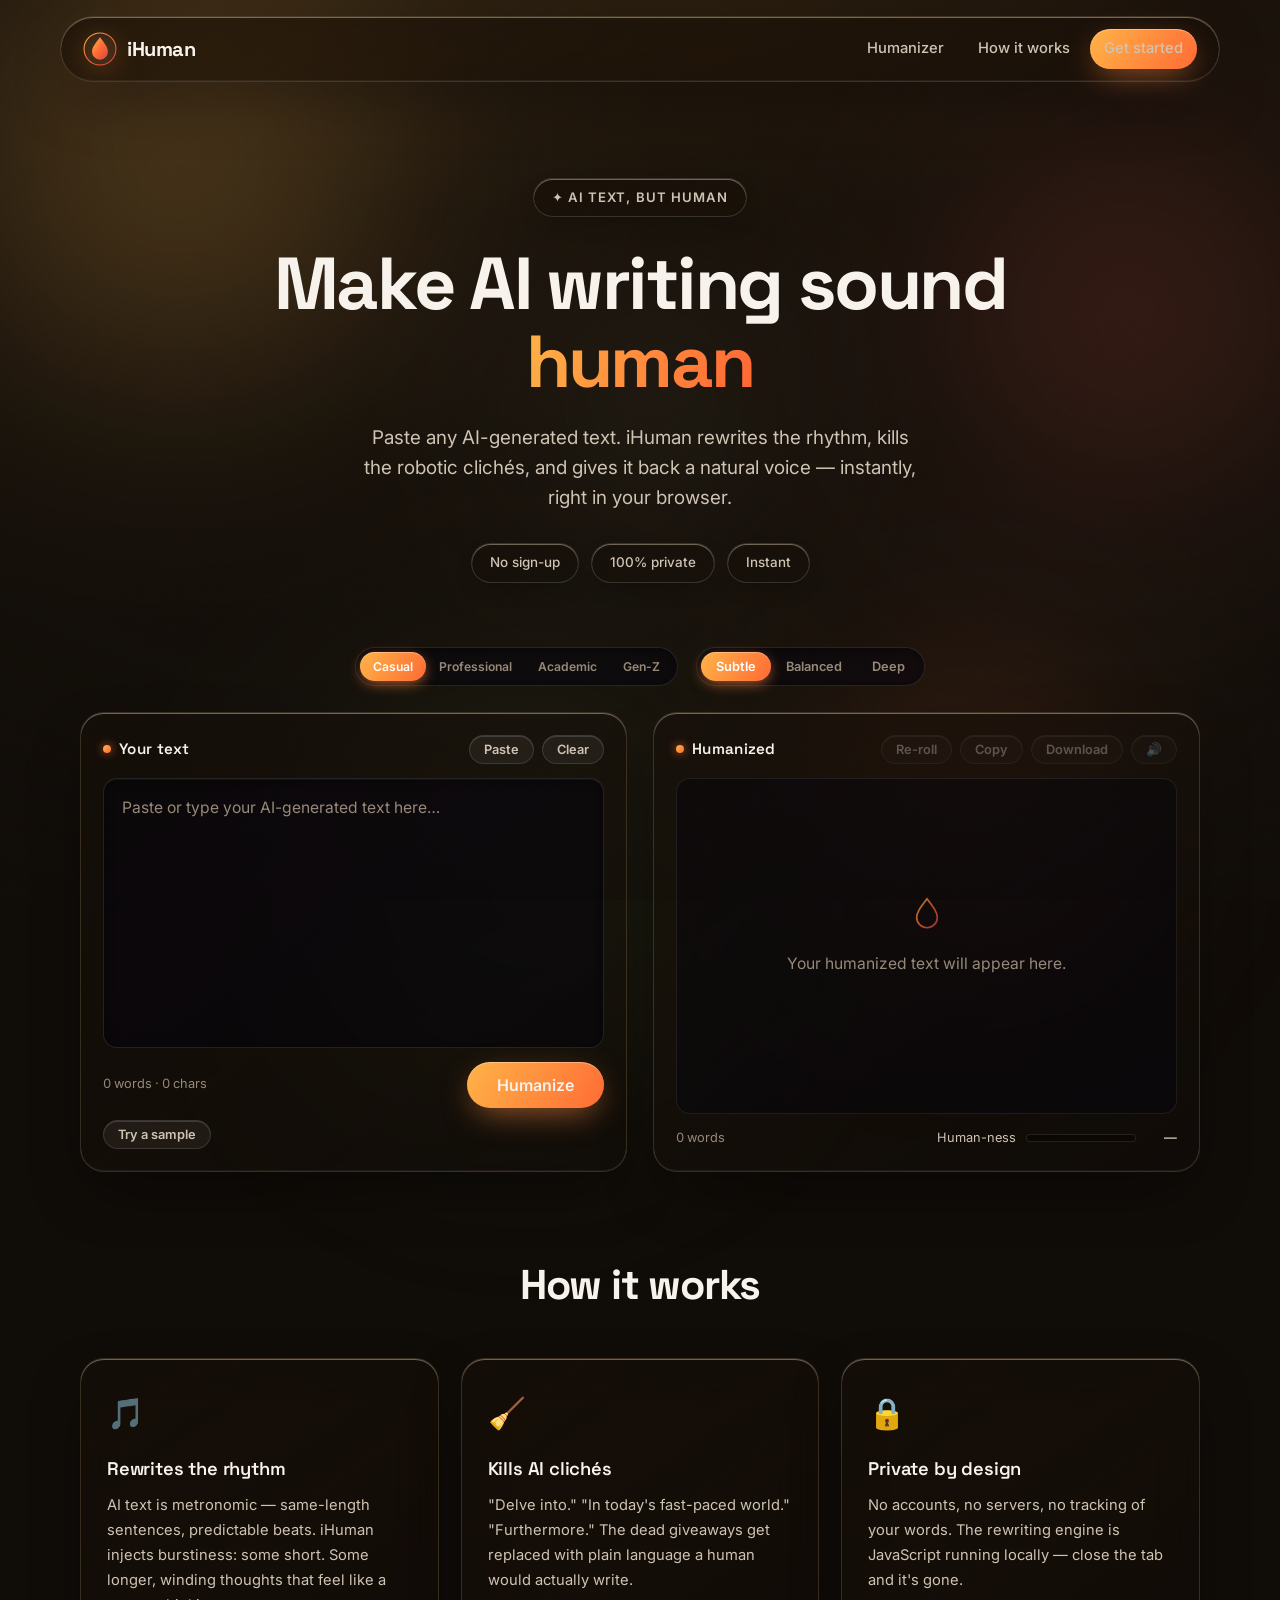
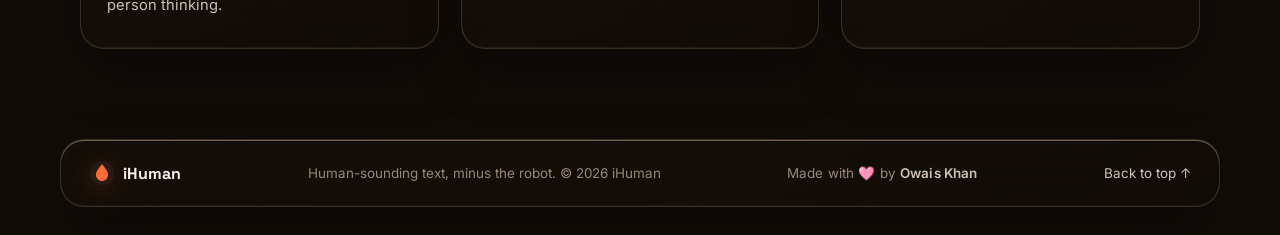
<file: index.html>
<!DOCTYPE html>
<html lang="en">
<head>
  <meta charset="UTF-8" />
  <meta name="viewport" content="width=device-width, initial-scale=1.0" />
  <title>iHuman — AI Text Humanizer</title>
  <meta name="description" content="Turn stiff AI writing into natural, human-sounding text. Free, instant, private — no sign-up, no API keys. Text never leaves your browser." />
  <meta name="theme-color" content="#100c08" />
  <link rel="preconnect" href="https://fonts.googleapis.com" />
  <link rel="preconnect" href="https://fonts.gstatic.com" crossorigin />
  <link href="https://fonts.googleapis.com/css2?family=Inter:wght@400;500;600&family=Space+Grotesk:wght@500;600;700&display=swap" rel="stylesheet" />
  <script>
    document.documentElement.className += ' js';
    /* safety net: if the reveal engine never runs, un-hide content near the viewport */
    setTimeout(function () {
      var els = document.querySelectorAll('.scroll-reveal:not(.is-visible)');
      for (var i = 0; i < els.length; i++) {
        if (els[i].getBoundingClientRect().top < window.innerHeight * 2) els[i].classList.add('is-visible');
      }
    }, 4000);
  </script>
  <link rel="stylesheet" href="styles.css" />
  <link rel="icon" type="image/svg+xml" href="data:image/svg+xml,%3Csvg xmlns='http://www.w3.org/2000/svg' viewBox='0 0 64 64'%3E%3Cdefs%3E%3ClinearGradient id='g' x1='0' y1='0' x2='1' y2='1'%3E%3Cstop offset='0' stop-color='%23ffb347'/%3E%3Cstop offset='.5' stop-color='%23ff6b35'/%3E%3Cstop offset='1' stop-color='%23d64545'/%3E%3C/linearGradient%3E%3C/defs%3E%3Ccircle cx='32' cy='32' r='30' fill='%23140f0a'/%3E%3Cpath d='M32 10c9 12 15 19 15 27a15 15 0 0 1-30 0c0-8 6-15 15-27z' fill='url(%23g)'/%3E%3C/svg%3E" />
  <meta property="og:title" content="iHuman — AI Text Humanizer" />
  <meta property="og:description" content="Turn stiff AI writing into natural, human-sounding text. Free, instant, private." />
  <meta property="og:type" content="website" />
</head>
<body>
  <div class="bg" aria-hidden="true">
    <div class="bg__blob bg__blob--1"></div>
    <div class="bg__blob bg__blob--2"></div>
    <div class="bg__blob bg__blob--3"></div>
    <div class="bg__blob bg__blob--4"></div>
    <div class="bg__blob bg__blob--5"></div>
    <div class="bg__grain"></div>
    <div class="bg__vignette"></div>
  </div>

  <div class="scroll-progress" aria-hidden="true"></div>

  <header class="nav glass reveal">
    <a class="brand" href="#top" aria-label="iHuman home">
      <svg class="brand__mark" viewBox="0 0 64 64" aria-hidden="true">
        <defs>
          <linearGradient id="logoGrad" x1="0" y1="0" x2="1" y2="1">
            <stop offset="0" stop-color="#ffb347"/>
            <stop offset=".5" stop-color="#ff6b35"/>
            <stop offset="1" stop-color="#d64545"/>
          </linearGradient>
        </defs>
        <circle cx="32" cy="32" r="30" fill="rgba(255,255,255,.04)" stroke="url(#logoGrad)" stroke-width="2"/>
        <path d="M32 10c9 12 15 19 15 27a15 15 0 0 1-30 0c0-8 6-15 15-27z" fill="url(#logoGrad)"/>
      </svg>
      <span class="brand__word">iHuman</span>
    </a>
    <nav class="nav__links" aria-label="Primary">
      <a href="#studio">Humanizer</a>
      <a href="#how">How it works</a>
      <a href="#studio" class="btn btn--primary btn--sm">Get started</a>
    </nav>
  </header>

  <main id="top">
    <section class="hero">
      <div class="hero__eyebrow glass-pill reveal" style="--d:.05s">✦ AI text, but human</div>
      <h1 class="hero__title reveal" style="--d:.12s">Make AI writing sound <span class="grad-text">human</span></h1>
      <p class="hero__sub reveal" style="--d:.2s">Paste any AI-generated text. iHuman rewrites the rhythm, kills the robotic clichés, and gives it back a natural voice — instantly, right in your browser.</p>
      <div class="hero__chips reveal" style="--d:.28s">
        <span class="chip glass-pill">No sign-up</span>
        <span class="chip glass-pill">100% private</span>
        <span class="chip glass-pill">Instant</span>
      </div>
    </section>

    <section id="studio" class="studio">
      <div class="studio__controls scroll-reveal">
        <div class="seg seg--voice" role="group" aria-label="Style">
          <button class="seg__btn is-active" data-style="casual" type="button">Casual</button>
          <button class="seg__btn" data-style="professional" type="button">Professional</button>
          <button class="seg__btn" data-style="academic" type="button">Academic</button>
          <button class="seg__btn" data-style="genz" type="button">Gen-Z</button>
          <span class="seg__glider" aria-hidden="true"></span>
        </div>
        <div class="seg" role="group" aria-label="Intensity">
          <button class="seg__btn is-active" data-mode="subtle" type="button">Subtle</button>
          <button class="seg__btn" data-mode="balanced" type="button">Balanced</button>
          <button class="seg__btn" data-mode="deep" type="button">Deep</button>
          <span class="seg__glider" aria-hidden="true"></span>
        </div>
      </div>

      <div class="studio__col scroll-reveal studio__col--text-in">
        <div class="pane glass">
          <div class="pane__head">
            <span class="pane__label">Your text</span>
            <div class="pane__actions">
              <button class="btn btn--ghost btn--xs" id="pasteBtn" type="button">Paste</button>
              <button class="btn btn--ghost btn--xs" id="clearBtn" type="button">Clear</button>
            </div>
          </div>
          <textarea id="inputText" class="textarea" placeholder="Paste or type your AI-generated text here…" spellcheck="false"></textarea>
          <div class="pane__foot">
            <span class="meta" id="inputStats">0 words · 0 chars</span>
            <div class="controls">
              <button class="btn btn--primary" id="humanizeBtn" type="button"><span class="btn__label">Humanize</span></button>
            </div>
          </div>
          <button class="btn btn--ghost btn--xs sample-btn" id="sampleBtn" type="button" title="Load sample AI text">Try a sample</button>
        </div>
      </div>

      <div class="studio__col scroll-reveal studio__col--text-out" style="--d:.14s">
        <div class="pane glass pane--out">
          <div class="pane__head">
            <span class="pane__label">Humanized</span>
            <div class="pane__actions">
              <button class="btn btn--ghost btn--xs" id="rerollBtn" type="button" disabled>Re-roll</button>
              <button class="btn btn--ghost btn--xs" id="copyBtn" type="button" disabled>Copy</button>
              <button class="btn btn--ghost btn--xs" id="downloadBtn" type="button" disabled>Download</button>
              <button class="btn btn--ghost btn--xs" id="speakBtn" type="button" disabled title="Read aloud">🔊</button>
            </div>
          </div>
          <div class="output" id="outputText" aria-live="polite">
            <div class="output__empty">
              <svg viewBox="0 0 64 64" class="output__icon" aria-hidden="true"><path d="M32 10c9 12 15 19 15 27a15 15 0 0 1-30 0c0-8 6-15 15-27z"/></svg>
              <p>Your humanized text will appear here.</p>
            </div>
          </div>
          <div class="pane__foot">
            <span class="meta" id="outputStats">0 words</span>
            <div class="meter" id="humanMeter" title="Estimated human-ness">
              <span class="meter__label">Human-ness</span>
              <div class="meter__track"><div class="meter__fill" id="meterFill"></div></div>
              <span class="meter__value" id="meterValue">—</span>
            </div>
          </div>
        </div>
      </div>

    </section>

    <section id="how" class="how">
      <h2 class="how__title scroll-reveal">How it works</h2>
      <div class="cards">
        <article class="card glass scroll-reveal" style="--d:.05s">
          <div class="card__icon">🎵</div>
          <h3>Rewrites the rhythm</h3>
          <p>AI text is metronomic — same-length sentences, predictable beats. iHuman injects burstiness: some short. Some longer, winding thoughts that feel like a person thinking.</p>
        </article>
        <article class="card glass scroll-reveal" style="--d:.15s">
          <div class="card__icon">🧹</div>
          <h3>Kills AI clichés</h3>
          <p>"Delve into." "In today's fast-paced world." "Furthermore." The dead giveaways get replaced with plain language a human would actually write.</p>
        </article>
        <article class="card glass scroll-reveal" style="--d:.25s">
          <div class="card__icon">🔒</div>
          <h3>Private by design</h3>
          <p>No accounts, no servers, no tracking of your words. The rewriting engine is JavaScript running locally — close the tab and it's gone.</p>
        </article>
      </div>
    </section>
  </main>

  <footer class="footer glass">
    <div class="footer__brand">
      <svg class="brand__mark brand__mark--sm" viewBox="0 0 64 64" aria-hidden="true"><circle cx="32" cy="32" r="30" fill="rgba(255,255,255,.04)"/><path d="M32 10c9 12 15 19 15 27a15 15 0 0 1-30 0c0-8 6-15 15-27z" fill="#ff6b35"/></svg>
      <span>iHuman</span>
    </div>
    <p class="footer__note">Human-sounding text, minus the robot. © 2026 iHuman</p>
    <p class="footer__credit">Made with 🩷 by <b>Owais Khan</b></p>
    <a class="footer__link" href="#top">Back to top ↑</a>
  </footer>

  <div class="toasts" id="toasts" aria-live="polite"></div>

  <script src="humanizer.js"></script>
  <script src="app.js"></script>
</body>
</html>
</file>
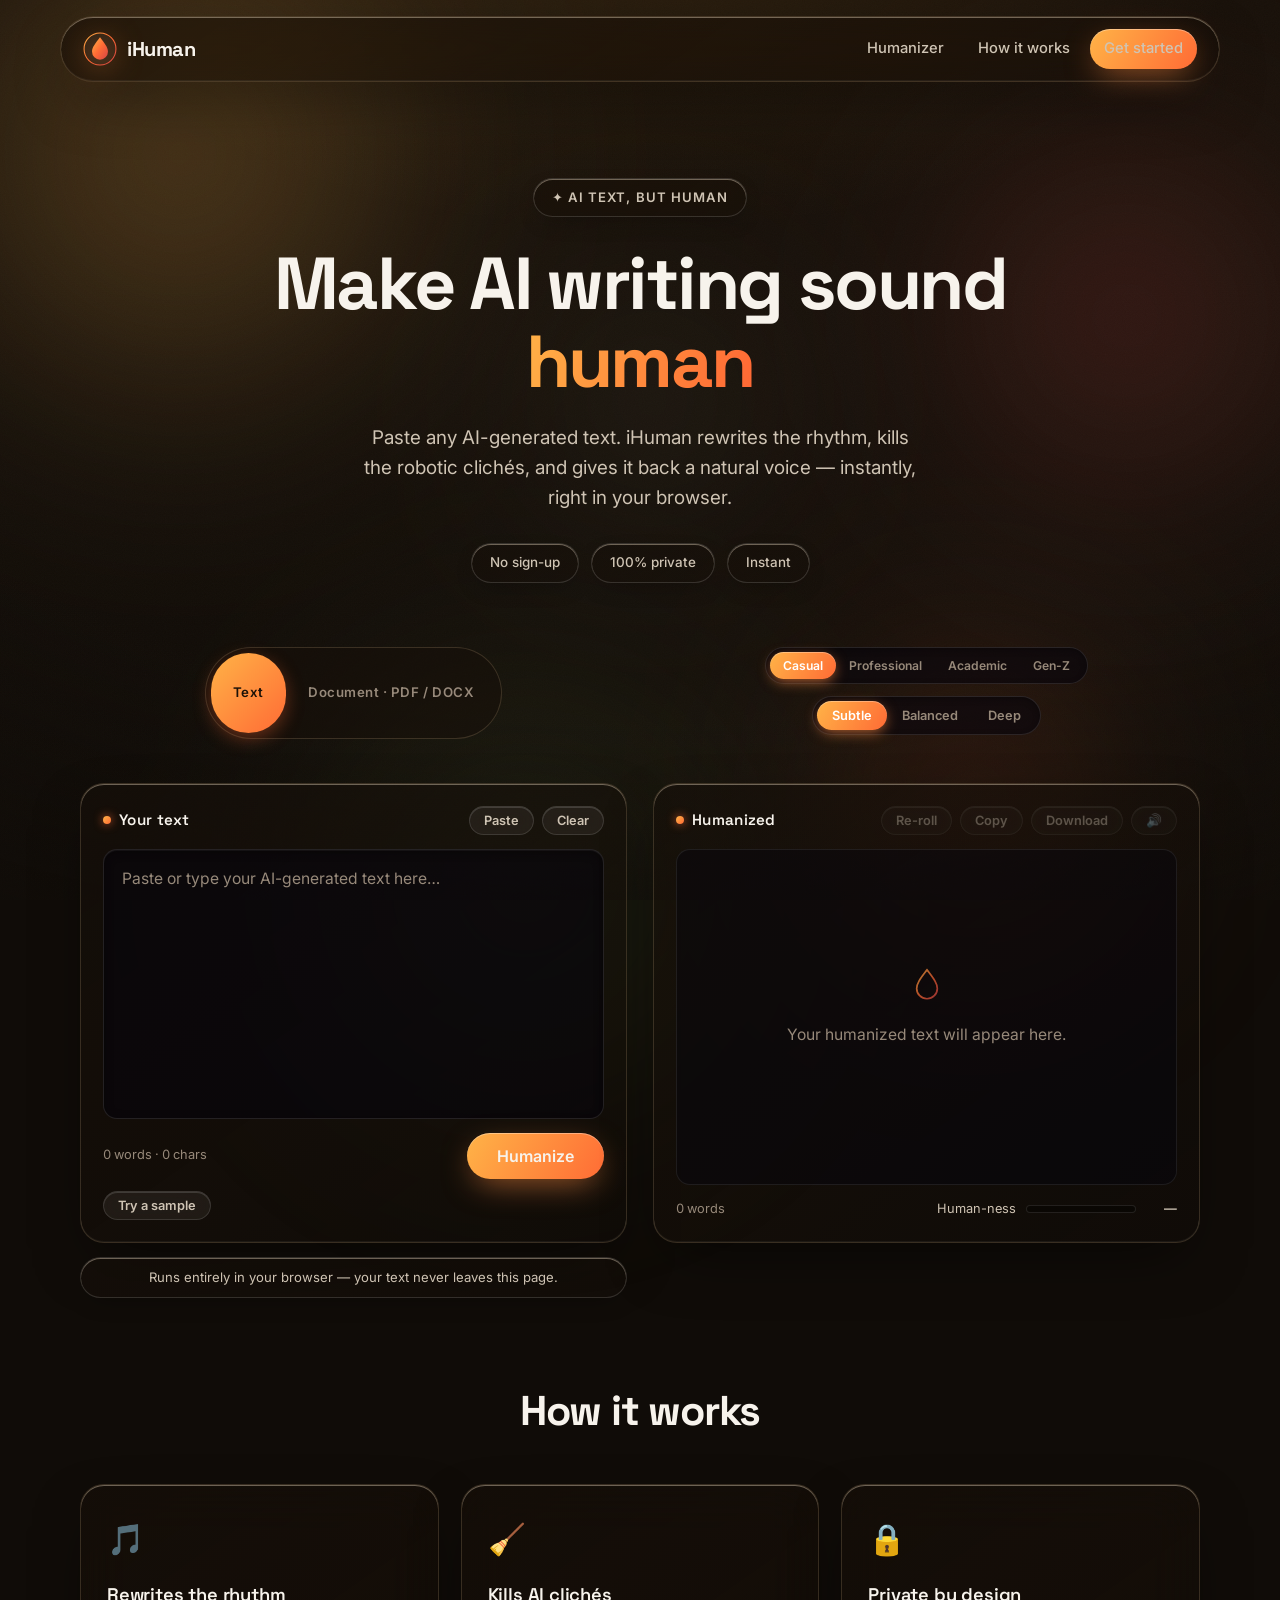
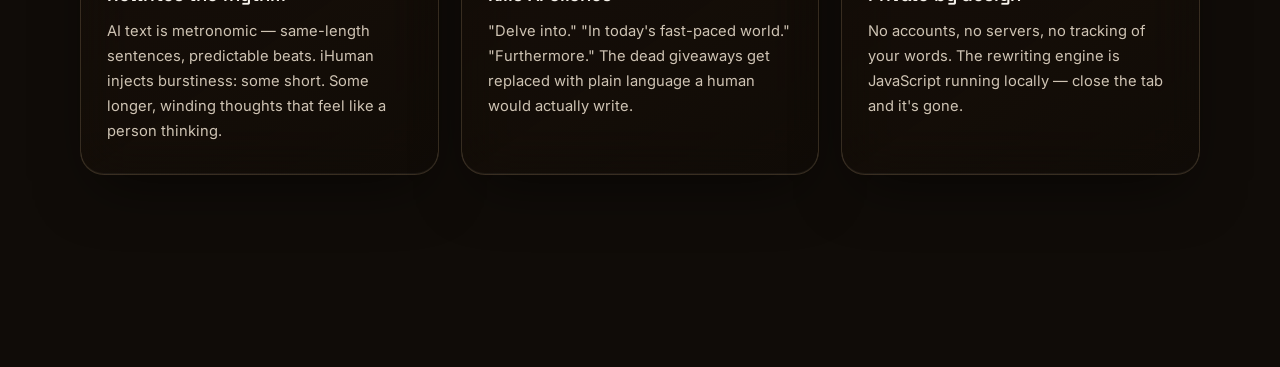
<file: preview.html>
<!DOCTYPE html>
<html lang="en">
<head>
  <meta charset="UTF-8" />
  <meta name="viewport" content="width=device-width, initial-scale=1.0" />
  <title>iHuman — AI Text Humanizer</title>
  <meta name="description" content="Turn stiff AI writing into natural, human-sounding text. Free, instant, private — no sign-up, no API keys. Text never leaves your browser." />
  <meta name="theme-color" content="#100c08" />
  <link rel="preconnect" href="https://fonts.googleapis.com" />
  <link rel="preconnect" href="https://fonts.gstatic.com" crossorigin />
  <link href="https://fonts.googleapis.com/css2?family=Inter:wght@400;500;600&family=Space+Grotesk:wght@500;600;700&display=swap" rel="stylesheet" />
  <script>document.documentElement.className += ' js';</script>
  <style>
/* ============================================================
   iHuman — design system
   ============================================================ */

/* author display rules must never defeat the hidden attribute */
[hidden] { display: none !important; }

:root {
  --bg-0: #100c08;
  --bg-1: #171009;
  --ink: #f7f3ec;
  --ink-2: #cfc4b4;
  --ink-3: #97897a;
  --gold: #ffb347;
  --ember: #ff6b35;
  --copper: #d64545;
  --moss: #8db857;
  --glass-bg: rgba(22, 15, 9, .5);
  --glass-bg-strong: rgba(22, 15, 9, .62);
  --glass-brd: rgba(255, 214, 165, .16);
  --glass-hi: rgba(255, 236, 210, .38);
  --radius: 24px;
  --radius-sm: 14px;
  --ease-spring: cubic-bezier(.34, 1.56, .64, 1);
  --ease-out: cubic-bezier(.22, 1, .36, 1);
  --font-display: "Space Grotesk", "Segoe UI", system-ui, sans-serif;
  --font-body: "Inter", "Segoe UI", system-ui, sans-serif;
}

* { margin: 0; padding: 0; box-sizing: border-box; }

html { scroll-behavior: smooth; }

body {
  font-family: var(--font-body);
  color: var(--ink);
  background: var(--bg-0);
  line-height: 1.6;
  min-height: 100vh;
  overflow-x: hidden;
  -webkit-font-smoothing: antialiased;
}

::selection { background: rgba(255, 140, 66, .45); color: #fff; }

:focus-visible {
  outline: 2px solid var(--gold);
  outline-offset: 3px;
  border-radius: 6px;
}

/* ============================================================
   Background — photographic image + legibility tint
   ============================================================ */

.bg {
  position: fixed;
  inset: 0;
  z-index: -2;
  background:
    radial-gradient(ellipse 80% 60% at 50% -10%, rgba(255, 179, 71, .1), transparent 60%),
    linear-gradient(180deg, var(--bg-1) 0%, var(--bg-0) 100%);
}

.bg__blob {
  position: absolute;
  border-radius: 50%;
  filter: blur(90px);
  opacity: .55;
  will-change: transform;
  mix-blend-mode: screen;
}

.bg__blob--1 {
  width: 56vw; height: 56vw;
  left: -14vw; top: -16vw;
  background: radial-gradient(circle, rgba(255, 179, 71, .5), transparent 65%);
  animation: drift1 28s ease-in-out infinite alternate;
}

.bg__blob--2 {
  width: 44vw; height: 44vw;
  right: -10vw; top: 4vh;
  background: radial-gradient(circle, rgba(214, 69, 69, .42), transparent 65%);
  animation: drift2 34s ease-in-out infinite alternate;
}

.bg__blob--3 {
  width: 50vw; height: 50vw;
  left: 16vw; bottom: -24vw;
  background: radial-gradient(circle, rgba(141, 184, 87, .26), transparent 65%);
  animation: drift3 40s ease-in-out infinite alternate;
}

.bg__blob--4 {
  width: 36vw; height: 36vw;
  right: 6vw; bottom: -10vw;
  background: radial-gradient(circle, rgba(255, 107, 53, .4), transparent 65%);
  animation: drift4 30s ease-in-out infinite alternate;
}

.bg__blob--5 {
  width: 26vw; height: 26vw;
  left: 38vw; top: 26vh;
  background: radial-gradient(circle, rgba(255, 214, 165, .2), transparent 65%);
  animation: drift5 24s ease-in-out infinite alternate;
}

@keyframes drift1 {
  0%   { translate: 0 0; scale: 1; }
  50%  { translate: 9vw 7vh; scale: 1.15; }
  100% { translate: -4vw 12vh; scale: .95; }
}
@keyframes drift2 {
  0%   { translate: 0 0; scale: 1; }
  50%  { translate: -8vw 10vh; scale: 1.1; }
  100% { translate: 5vw -6vh; scale: 1.2; }
}
@keyframes drift3 {
  0%   { translate: 0 0; scale: 1; }
  50%  { translate: 10vw -9vh; scale: 1.18; }
  100% { translate: -8vw -4vh; scale: .9; }
}
@keyframes drift4 {
  0%   { translate: 0 0; scale: 1; rotate: 0deg; }
  100% { translate: -6vw -10vh; scale: 1.12; rotate: 30deg; }
}
@keyframes drift5 {
  0%   { translate: 0 0; scale: .9; opacity: .3; }
  50%  { translate: -7vw 6vh; scale: 1.25; opacity: .5; }
  100% { translate: 6vw -5vh; scale: 1; opacity: .35; }
}

.bg__vignette {
  position: absolute;
  inset: 0;
  background: radial-gradient(ellipse 120% 90% at 50% 30%, transparent 55%, rgba(16, 12, 8, .78) 100%);
}

.bg__grain {
  position: absolute;
  inset: 0;
  opacity: .04;
  background-image: url("data:image/svg+xml,%3Csvg xmlns='http://www.w3.org/2000/svg' width='160' height='160'%3E%3Cfilter id='n'%3E%3CfeTurbulence type='fractalNoise' baseFrequency='.9' numOctaves='2'/%3E%3C/filter%3E%3Crect width='160' height='160' filter='url(%23n)' opacity='.6'/%3E%3C/svg%3E");
}

/* ============================================================
   Liquid glass primitives
   ============================================================ */

.glass {
  background: linear-gradient(145deg, var(--glass-bg-strong), var(--glass-bg) 55%, rgba(16, 12, 8, .42));
  backdrop-filter: blur(26px) saturate(135%) brightness(1.04);
  -webkit-backdrop-filter: blur(26px) saturate(135%) brightness(1.04);
  border: 1px solid var(--glass-brd);
  border-radius: var(--radius);
  box-shadow:
    0 24px 60px -18px rgba(0, 0, 0, .55),
    inset 0 1px 0 var(--glass-hi),
    inset 0 -1px 0 rgba(255, 255, 255, .05);
  position: relative;
}

.glass::after {
  content: "";
  position: absolute;
  inset: 0;
  border-radius: inherit;
  background: linear-gradient(115deg, transparent 30%, rgba(255, 255, 255, .07) 46%, transparent 60%);
  opacity: 0;
  transition: opacity .5s ease;
  pointer-events: none;
}

.glass:hover::after { opacity: 1; }

.glass-pill {
  background: linear-gradient(145deg, rgba(22, 15, 9, .6), rgba(22, 15, 9, .45));
  backdrop-filter: blur(16px) saturate(140%);
  -webkit-backdrop-filter: blur(16px) saturate(140%);
  border: 1px solid rgba(255, 255, 255, .14);
  border-radius: 999px;
  box-shadow: inset 0 1px 0 var(--glass-hi), 0 8px 24px -10px rgba(0, 0, 0, .4);
}

/* ============================================================
   Nav
   ============================================================ */

.nav {
  position: sticky;
  top: 16px;
  z-index: 50;
  margin: 16px auto 0;
  max-width: 1160px;
  width: calc(100% - 40px);
  display: flex;
  align-items: center;
  justify-content: space-between;
  padding: 12px 22px;
  border-radius: 999px;
}

.brand {
  display: flex;
  align-items: center;
  gap: 10px;
  text-decoration: none;
  color: var(--ink);
}

.brand__mark {
  width: 34px;
  height: 34px;
  filter: drop-shadow(0 4px 14px rgba(255, 140, 66, .5));
  transition: transform .5s var(--ease-spring);
}

.brand:hover .brand__mark { transform: rotate(14deg) scale(1.08); }

.brand__mark--sm { width: 26px; height: 26px; }

.brand__word {
  font-family: var(--font-display);
  font-weight: 700;
  font-size: 1.25rem;
  letter-spacing: -.02em;
}

.nav__links {
  display: flex;
  align-items: center;
  gap: 6px;
}

.nav__links > a {
  color: var(--ink-2);
  text-decoration: none;
  font-size: .92rem;
  font-weight: 500;
  padding: 8px 14px;
  border-radius: 999px;
  transition: color .25s ease, background .25s ease;
}

.nav__links > a:not(.btn):hover {
  color: var(--ink);
  background: rgba(255, 255, 255, .07);
}

/* ============================================================
   Buttons
   ============================================================ */

.btn {
  font-family: var(--font-body);
  font-weight: 600;
  border: none;
  cursor: pointer;
  color: var(--ink);
  border-radius: 999px;
  transition: transform .35s var(--ease-spring), box-shadow .35s ease, background .25s ease, opacity .25s ease;
  display: inline-flex;
  align-items: center;
  justify-content: center;
  gap: 8px;
  position: relative;
  overflow: hidden;
}

.btn:disabled { opacity: .38; cursor: not-allowed; }

.btn--primary {
  background: linear-gradient(120deg, var(--gold), var(--ember) 55%, var(--copper));
  background-size: 200% 100%;
  padding: 13px 30px;
  font-size: 1rem;
  box-shadow: 0 10px 32px -8px rgba(255, 140, 66, .65), inset 0 1px 0 rgba(255, 255, 255, .35);
  animation: gradShift 7s ease infinite;
}

@keyframes gradShift {
  0%, 100% { background-position: 0% 50%; }
  50% { background-position: 100% 50%; }
}

.btn--primary:hover:not(:disabled) {
  transform: translateY(-2px) scale(1.02);
  box-shadow: 0 16px 44px -8px rgba(255, 140, 66, .8), inset 0 1px 0 rgba(255, 255, 255, .35);
}

.btn--primary:active:not(:disabled) { transform: translateY(0) scale(.98); }

.btn--primary::before {
  content: "";
  position: absolute;
  top: 0; left: -80%;
  width: 60%; height: 100%;
  background: linear-gradient(105deg, transparent, rgba(255, 255, 255, .4), transparent);
  transform: skewX(-20deg);
  animation: sheen 4.5s ease-in-out infinite;
}

@keyframes sheen {
  0%, 55% { left: -80%; }
  75%, 100% { left: 130%; }
}

.btn--primary.is-working::before {
  animation: sheen .9s ease-in-out infinite;
}

.btn--ghost {
  background: rgba(255, 255, 255, .06);
  border: 1px solid rgba(255, 255, 255, .12);
  box-shadow: inset 0 1px 0 rgba(255, 255, 255, .14);
  backdrop-filter: blur(10px);
  -webkit-backdrop-filter: blur(10px);
  color: var(--ink-2);
}

.btn--ghost:hover:not(:disabled) {
  background: rgba(255, 255, 255, .11);
  color: var(--ink);
  transform: translateY(-1px);
}

.btn--sm { padding: 9px 20px; font-size: .9rem; }
.btn--xs { padding: 6px 14px; font-size: .8rem; }

/* ============================================================
   Hero
   ============================================================ */

.hero {
  text-align: center;
  padding: 96px 24px 64px;
  max-width: 820px;
  margin: 0 auto;
}

.hero__eyebrow {
  display: inline-block;
  font-size: .82rem;
  font-weight: 600;
  letter-spacing: .08em;
  text-transform: uppercase;
  color: var(--ink-2);
  padding: 8px 18px;
  margin-bottom: 28px;
}

.hero__title {
  font-family: var(--font-display);
  font-size: clamp(2.6rem, 6.5vw, 4.6rem);
  font-weight: 700;
  letter-spacing: -.035em;
  line-height: 1.06;
  margin-bottom: 22px;
}

@property --glow-a {
  syntax: '<number>';
  initial-value: 0;
  inherits: false;
}

.grad-text {
  position: relative;
  background:
    radial-gradient(
      150px circle at var(--glow-x, 50%) var(--glow-y, 40%),
      rgba(255, 232, 185, calc(.95 * var(--glow-a))),
      rgba(255, 178, 92, calc(.55 * var(--glow-a))) 45%,
      transparent 72%
    ),
    linear-gradient(110deg, var(--gold), var(--ember) 40%, var(--copper) 75%, var(--moss));
  background-size: 100% 100%, 250% 100%;
  -webkit-background-clip: text;
  background-clip: text;
  color: transparent;
  animation: gradText 6s ease-in-out infinite;
  transition: --glow-a .45s ease;
}

.hero__title.is-lit .grad-text { --glow-a: 1; }

/* soft halo behind the whole headline */

.hero__title {
  position: relative;
}

.hero__title::before {
  content: "";
  position: absolute;
  inset: -24% -10%;
  background: radial-gradient(
    220px circle at var(--halo-x, 50%) var(--halo-y, 50%),
    rgba(255, 170, 80, .16),
    transparent 70%
  );
  filter: blur(12px);
  opacity: 0;
  transition: opacity .45s ease;
  pointer-events: none;
}

.hero__title.is-lit::before { opacity: 1; }

@keyframes gradText {
  0%, 100% { background-position: 0% 50%; }
  50% { background-position: 100% 50%; }
}

.hero__sub {
  color: var(--ink-2);
  font-size: clamp(1rem, 2vw, 1.18rem);
  max-width: 560px;
  margin: 0 auto 30px;
}

.hero__chips {
  display: flex;
  justify-content: center;
  gap: 12px;
  flex-wrap: wrap;
}

.chip {
  font-size: .84rem;
  font-weight: 500;
  color: var(--ink-2);
  padding: 8px 18px;
  transition: transform .4s var(--ease-spring), color .3s ease;
}

.chip:hover { transform: translateY(-3px); color: var(--ink); }

/* ============================================================
   Studio
   ============================================================ */

.studio {
  display: grid;
  grid-template-columns: 1fr 1fr;
  gap: 26px;
  max-width: 1160px;
  margin: 0 auto;
  padding: 0 20px 40px;
}

.pane {
  display: flex;
  flex-direction: column;
  padding: 22px;
  min-height: 460px;
  transition: transform .5s var(--ease-out), box-shadow .5s ease;
}

.pane:hover {
  transform: translateY(-4px);
  box-shadow:
    0 32px 70px -18px rgba(0, 0, 0, .6),
    inset 0 1px 0 var(--glass-hi),
    inset 0 -1px 0 rgba(255, 255, 255, .05);
}

.pane__head {
  display: flex;
  align-items: center;
  justify-content: space-between;
  flex-wrap: wrap;
  row-gap: 8px;
  margin-bottom: 14px;
}

.pane__label {
  font-family: var(--font-display);
  font-weight: 600;
  font-size: .95rem;
  letter-spacing: .02em;
  color: var(--ink);
  display: inline-flex;
  align-items: center;
  gap: 8px;
}

.pane__label::before {
  content: "";
  width: 8px; height: 8px;
  border-radius: 50%;
  background: linear-gradient(135deg, var(--gold), var(--ember));
  box-shadow: 0 0 10px rgba(255, 107, 53, .8);
}

.pane__actions { display: flex; gap: 8px; flex-wrap: wrap; }

.pane__foot {
  display: flex;
  align-items: center;
  justify-content: space-between;
  gap: 14px;
  flex-wrap: wrap;
  margin-top: 14px;
}

.meta {
  font-size: .8rem;
  color: var(--ink-3);
  font-variant-numeric: tabular-nums;
}

.textarea {
  flex: 1;
  width: 100%;
  resize: none;
  border-radius: var(--radius-sm);
  background: rgba(6, 5, 14, .55);
  border: 1px solid rgba(255, 255, 255, .1);
  box-shadow: inset 0 2px 10px rgba(0, 0, 0, .35), inset 0 1px 0 rgba(255, 255, 255, .06);
  color: var(--ink);
  font-family: var(--font-body);
  font-size: .98rem;
  line-height: 1.7;
  padding: 16px 18px;
  transition: border-color .3s ease, box-shadow .3s ease;
}

.textarea::placeholder { color: var(--ink-3); }

.textarea:focus {
  outline: none;
  border-color: rgba(255, 140, 66, .55);
  box-shadow:
    inset 0 2px 10px rgba(0, 0, 0, .35),
    0 0 0 4px rgba(255, 140, 66, .16),
    0 0 24px -4px rgba(255, 140, 66, .45);
}

.controls {
  display: flex;
  align-items: center;
  gap: 12px;
  flex-wrap: wrap;
}

/* Segmented intensity control */

.seg {
  display: flex;
  position: relative;
  background: rgba(6, 5, 14, .55);
  border: 1px solid rgba(255, 255, 255, .1);
  border-radius: 999px;
  padding: 4px;
  box-shadow: inset 0 2px 6px rgba(0, 0, 0, .3);
}

.seg__btn {
  position: relative;
  z-index: 1;
  border: none;
  background: transparent;
  color: var(--ink-3);
  font-family: var(--font-body);
  font-weight: 600;
  font-size: .8rem;
  padding: 7px 15px;
  border-radius: 999px;
  cursor: pointer;
  transition: color .3s ease;
}

.seg__btn.is-active { color: #fff; }

.seg__glider {
  position: absolute;
  top: 4px; bottom: 4px;
  border-radius: 999px;
  background: linear-gradient(120deg, var(--gold), var(--ember));
  box-shadow: 0 4px 14px -2px rgba(255, 140, 66, .7), inset 0 1px 0 rgba(255, 255, 255, .3);
  transition: left .45s var(--ease-spring), width .45s var(--ease-spring);
}

.sample-btn { margin-top: 12px; align-self: flex-start; }

/* Voice (style) picker */

.voice-row {
  display: flex;
  align-items: center;
  gap: 12px;
  margin-top: 12px;
  flex-wrap: wrap;
}

.voice-row__label {
  font-size: .72rem;
  font-weight: 600;
  letter-spacing: .09em;
  text-transform: uppercase;
  color: var(--ink-3);
}

.seg--voice .seg__btn {
  padding: 6px 13px;
  font-size: .76rem;
}

.seg--voice .seg__glider {
  transition: left .4s var(--ease-spring), width .4s var(--ease-spring);
}

.hint {
  text-align: center;
  color: var(--ink-2);
  font-size: .82rem;
  margin-top: 14px;
  padding: 9px 18px;
  align-self: center;
}

/* Output pane */

.output {
  flex: 1;
  border-radius: var(--radius-sm);
  background: rgba(6, 5, 14, .45);
  border: 1px solid rgba(255, 255, 255, .08);
  padding: 16px 18px;
  overflow-y: auto;
  white-space: pre-wrap;
  font-size: .98rem;
  line-height: 1.75;
  color: var(--ink);
}

.output__empty {
  height: 100%;
  min-height: 280px;
  display: flex;
  flex-direction: column;
  align-items: center;
  justify-content: center;
  gap: 14px;
  color: var(--ink-3);
  text-align: center;
}

.output__icon {
  width: 44px; height: 44px;
  fill: none;
  stroke: url(#logoGrad);
  stroke-width: 2.5;
  opacity: .7;
  animation: floaty 4s ease-in-out infinite;
}

@keyframes floaty {
  0%, 100% { transform: translateY(0); }
  50% { transform: translateY(-8px); }
}

.output.is-typing { animation: outputIn .5s var(--ease-out); }

@keyframes outputIn {
  from { opacity: 0; transform: translateY(10px); }
  to { opacity: 1; transform: translateY(0); }
}

/* Human-ness meter */

.meter {
  display: flex;
  align-items: center;
  gap: 10px;
  font-size: .8rem;
  color: var(--ink-2);
}

.meter__track {
  width: 110px;
  height: 8px;
  border-radius: 999px;
  background: rgba(0, 0, 0, .35);
  border: 1px solid rgba(255, 255, 255, .1);
  overflow: hidden;
}

.meter__fill {
  height: 100%;
  width: 0%;
  border-radius: inherit;
  background: linear-gradient(90deg, var(--gold), var(--ember), var(--copper));
  transition: width 1.1s var(--ease-out);
  box-shadow: 0 0 12px rgba(255, 107, 53, .6);
}

.meter__value { font-variant-numeric: tabular-nums; font-weight: 600; min-width: 2.4em; text-align: right; }

/* ============================================================
   How it works
   ============================================================ */

.how { max-width: 1160px; margin: 0 auto; padding: 40px 20px 90px; text-align: center; }

.how__title {
  font-family: var(--font-display);
  font-size: clamp(1.8rem, 4vw, 2.6rem);
  letter-spacing: -.03em;
  margin-bottom: 40px;
}

.cards {
  display: grid;
  grid-template-columns: repeat(3, 1fr);
  gap: 22px;
}

.card {
  padding: 30px 26px;
  text-align: left;
  transition: transform .5s var(--ease-spring), box-shadow .4s ease;
}

.card:hover {
  transform: translateY(-8px);
  box-shadow:
    0 34px 70px -16px rgba(0, 0, 0, .65),
    0 0 0 1px rgba(255, 255, 255, .06),
    inset 0 1px 0 var(--glass-hi);
}

.card__icon { font-size: 1.9rem; margin-bottom: 16px; }

.card h3 {
  font-family: var(--font-display);
  font-size: 1.15rem;
  font-weight: 600;
  letter-spacing: -.01em;
  margin-bottom: 10px;
}

.card p { color: var(--ink-2); font-size: .92rem; line-height: 1.7; }

/* ============================================================
   Footer
   ============================================================ */

.footer {
  max-width: 1160px;
  margin: 0 auto 28px;
  padding: 20px 28px;
  display: flex;
  align-items: center;
  justify-content: space-between;
  gap: 16px;
  flex-wrap: wrap;
}

.footer__brand {
  display: flex;
  align-items: center;
  gap: 8px;
  font-family: var(--font-display);
  font-weight: 700;
}

.footer__note { color: var(--ink-3); font-size: .84rem; }

.footer__link {
  color: var(--ink-2);
  text-decoration: none;
  font-size: .84rem;
  transition: color .25s ease;
}

.footer__link:hover { color: var(--ink); }

/* ============================================================
   Toasts
   ============================================================ */

.toasts {
  position: fixed;
  bottom: 26px;
  left: 50%;
  transform: translateX(-50%);
  display: flex;
  flex-direction: column;
  align-items: center;
  gap: 10px;
  z-index: 100;
  pointer-events: none;
}

.toast {
  background: linear-gradient(145deg, rgba(22, 15, 9, .8), rgba(22, 15, 9, .64));
  backdrop-filter: blur(20px) saturate(150%);
  -webkit-backdrop-filter: blur(20px) saturate(150%);
  border: 1px solid rgba(255, 255, 255, .18);
  box-shadow: inset 0 1px 0 var(--glass-hi), 0 14px 40px -10px rgba(0, 0, 0, .6);
  border-radius: 999px;
  padding: 11px 22px;
  font-size: .88rem;
  font-weight: 500;
  animation: toastIn .45s var(--ease-spring), toastOut .4s ease forwards;
  animation-delay: 0s, 2.4s;
}

@keyframes toastIn {
  from { opacity: 0; transform: translateY(18px) scale(.92); }
  to { opacity: 1; transform: translateY(0) scale(1); }
}

@keyframes toastOut {
  to { opacity: 0; transform: translateY(10px) scale(.95); }
}

/* ============================================================
   Reveal on load
   ============================================================ */

/* ============================================================
   Scroll animations
   ============================================================ */

/* progress bar */

.scroll-progress {
  position: fixed;
  top: 0;
  left: 0;
  height: 3px;
  width: 100%;
  z-index: 90;
  background: linear-gradient(90deg, var(--gold), var(--ember), var(--copper));
  transform-origin: 0 50%;
  transform: scaleX(0);
  box-shadow: 0 0 12px rgba(255, 140, 66, .55);
  pointer-events: none;
}

/* scroll-triggered reveals (JS adds .is-visible; no-JS stays visible) */

html.js .scroll-reveal {
  opacity: 0;
  translate: 0 34px;
  filter: blur(6px);
  transition:
    opacity .85s var(--ease-out) var(--d, 0s),
    translate .85s var(--ease-out) var(--d, 0s),
    filter .85s var(--ease-out) var(--d, 0s);
  will-change: opacity, translate, filter;
}

html.js .scroll-reveal.is-visible {
  opacity: 1;
  translate: 0 0;
  filter: blur(0);
}

/* nav deepens once the page scrolls */

.nav.is-scrolled {
  background: linear-gradient(145deg, rgba(22, 15, 9, .78), rgba(22, 15, 9, .6));
  box-shadow:
    0 18px 44px -14px rgba(0, 0, 0, .65),
    inset 0 1px 0 var(--glass-hi);
}

/* ============================================================
   Reveal on load
   ============================================================ */

.reveal {
  opacity: 0;
  transform: translateY(26px);
  animation: revealIn .9s var(--ease-out) forwards;
  animation-delay: var(--d, 0s);
}

@keyframes revealIn {
  to { opacity: 1; transform: translateY(0); }
}

/* ============================================================
   Studio tabs (Text | Document)
   ============================================================ */

.tabs {
  position: relative;
  display: flex;
  width: max-content;
  max-width: calc(100% - 40px);
  margin: 0 auto 18px;
  padding: 5px;
  border-radius: 999px;
  background: var(--glass-bg);
  border: 1px solid var(--glass-brd);
  box-shadow: var(--glass-shadow);
}

.tabs__btn {
  position: relative;
  z-index: 1;
  border: 0;
  background: none;
  color: var(--ink-3);
  font: 600 0.83rem/1 var(--font-body);
  letter-spacing: .04em;
  padding: 11px 22px;
  border-radius: 999px;
  cursor: pointer;
  transition: color .25s ease;
  white-space: nowrap;
}

.tabs__btn:hover { color: var(--ink-2); }
.tabs__btn.is-active { color: var(--ink); }

.tabs__glider {
  position: absolute;
  top: 5px;
  bottom: 5px;
  left: 5px;
  width: 60px;
  border-radius: 999px;
  background: linear-gradient(135deg, var(--gold), var(--ember));
  box-shadow: 0 6px 18px rgba(255, 107, 53, .35);
  transition: transform .38s cubic-bezier(.34, 1.56, .64, 1), width .38s cubic-bezier(.34, 1.56, .64, 1);
  pointer-events: none;
}

.tabs__btn.is-active { color: #1c1208; }

/* shared control bar above both studio columns */
.studio__controls {
  display: flex;
  flex-wrap: wrap;
  justify-content: center;
  gap: 12px 18px;
  margin: 0 auto 22px;
}

/* ============================================================
   Document tab: dropzone, file card, extraction report, progress
   ============================================================ */

.dropzone {
  display: flex;
  flex-direction: column;
  align-items: center;
  justify-content: center;
  gap: 8px;
  flex: 1;
  min-height: 250px;
  padding: 30px 24px;
  border: 1.5px dashed var(--glass-brd);
  border-radius: var(--radius);
  background: rgba(255, 255, 255, .02);
  cursor: pointer;
  text-align: center;
  transition: border-color .25s ease, background .25s ease, box-shadow .25s ease;
}

.dropzone:hover, .dropzone:focus-visible, .dropzone.is-over {
  border-color: var(--ember);
  background: rgba(255, 107, 53, .05);
  box-shadow: 0 0 0 4px rgba(255, 107, 53, .08);
  outline: none;
}

.dropzone__icon { width: 44px; height: 44px; color: var(--gold); }

.dropzone__title {
  font: 600 1.02rem/1.3 var(--font-display);
  color: var(--ink);
  margin: 4px 0 0;
}

.dropzone__sub {
  font: 400 0.82rem/1.5 var(--font-body);
  color: var(--ink-3);
  margin: 0;
}

.dropzone__link { color: var(--gold); font-weight: 600; }
.dropzone.has-file { display: none; }

.filecard {
  display: flex;
  align-items: center;
  gap: 14px;
  padding: 14px 16px;
  border-radius: calc(var(--radius) - 4px);
  background: var(--glass-bg-strong);
  border: 1px solid var(--glass-brd);
}

.filecard__icon { font-size: 1.5rem; }

.filecard__meta {
  display: flex;
  flex-direction: column;
  gap: 3px;
  min-width: 0;
  flex: 1;
}

.filecard__name {
  font: 600 0.9rem/1.3 var(--font-body);
  color: var(--ink);
  overflow: hidden;
  text-overflow: ellipsis;
  white-space: nowrap;
}

.filecard__info { font: 400 0.78rem/1.3 var(--font-body); color: var(--ink-3); }

.extract {
  display: grid;
  grid-template-columns: 1fr 1fr;
  gap: 8px;
  margin-top: 14px;
}

.extract__row {
  display: flex;
  justify-content: space-between;
  align-items: center;
  gap: 10px;
  padding: 9px 13px;
  border-radius: 10px;
  background: rgba(255, 255, 255, .03);
  border: 1px solid rgba(255, 255, 255, .06);
  font: 500 0.8rem/1.3 var(--font-body);
  color: var(--ink-3);
}

.extract__row b { color: var(--ink); font-weight: 600; }

.progress {
  height: 6px;
  border-radius: 999px;
  background: rgba(255, 255, 255, .07);
  overflow: hidden;
  margin-top: 14px;
}

.progress__fill {
  height: 100%;
  width: 0%;
  border-radius: 999px;
  background: linear-gradient(90deg, var(--gold), var(--ember), var(--copper));
  box-shadow: 0 0 12px rgba(255, 107, 53, .45);
  transition: width .3s ease;
}

/* document output preview */
.docpreview {
  flex: 1;
  overflow-y: auto;
  min-height: 240px;
  max-height: 560px;
  padding: 4px 2px;
  font: 400 0.94rem/1.75 var(--font-body);
  color: var(--ink-2);
  scrollbar-width: thin;
}

.docpreview h3 {
  font: 600 1.06rem/1.4 var(--font-display);
  color: var(--ink);
  margin: 18px 0 8px;
}

.docpreview h3:first-child { margin-top: 4px; }

.docpreview p { margin: 0 0 14px; }

.docpreview__page {
  display: inline-block;
  font: 500 0.7rem/1 var(--font-body);
  letter-spacing: .08em;
  text-transform: uppercase;
  color: var(--ink-3);
  margin: 0 0 8px;
}

.docpreview.is-typing { animation: fadeUp .5s ease both; }

@keyframes fadeUp {
  from { opacity: 0; transform: translateY(10px); }
  to { opacity: 1; transform: none; }
}

/* ============================================================
   Responsive
   ============================================================ */

@media (max-width: 900px) {
  .studio { grid-template-columns: 1fr; }
  .cards { grid-template-columns: 1fr; }
  .nav__links > a:not(.btn) { display: none; }
  .pane { min-height: 380px; }
}

@media (max-width: 520px) {
  .hero { padding: 64px 16px 44px; }
  .controls { width: 100%; }
  .seg { flex: 1; justify-content: space-between; }
  .seg__btn { padding: 7px 10px; flex: 1; }
  .pane { padding: 16px; }
  .tabs__btn { padding: 10px 13px; font-size: .76rem; }
  .studio__controls { gap: 10px; }
  .extract { grid-template-columns: 1fr; }
}

/* ============================================================
   Reduced motion
   ============================================================ */

@media (prefers-reduced-motion: reduce) {
  *, *::before, *::after {
    animation-duration: .01ms !important;
    animation-iteration-count: 1 !important;
    transition-duration: .01ms !important;
  }
  html { scroll-behavior: auto; }
  .reveal { opacity: 1; transform: none; }
  html.js .scroll-reveal { opacity: 1; translate: 0 0; filter: none; transition: none; }
  .scroll-progress { display: none; }
}

</style>
  <link rel="icon" type="image/svg+xml" href="data:image/svg+xml,%3Csvg xmlns='http://www.w3.org/2000/svg' viewBox='0 0 64 64'%3E%3Cdefs%3E%3ClinearGradient id='g' x1='0' y1='0' x2='1' y2='1'%3E%3Cstop offset='0' stop-color='%23ffb347'/%3E%3Cstop offset='.5' stop-color='%23ff6b35'/%3E%3Cstop offset='1' stop-color='%23d64545'/%3E%3C/linearGradient%3E%3C/defs%3E%3Ccircle cx='32' cy='32' r='30' fill='%23140f0a'/%3E%3Cpath d='M32 10c9 12 15 19 15 27a15 15 0 0 1-30 0c0-8 6-15 15-27z' fill='url(%23g)'/%3E%3C/svg%3E" />
  <meta property="og:title" content="iHuman — AI Text Humanizer" />
  <meta property="og:description" content="Turn stiff AI writing into natural, human-sounding text. Free, instant, private." />
  <meta property="og:type" content="website" />
</head>
<body>
  <div class="bg" aria-hidden="true">
    <div class="bg__blob bg__blob--1"></div>
    <div class="bg__blob bg__blob--2"></div>
    <div class="bg__blob bg__blob--3"></div>
    <div class="bg__blob bg__blob--4"></div>
    <div class="bg__blob bg__blob--5"></div>
    <div class="bg__grain"></div>
    <div class="bg__vignette"></div>
  </div>

  <div class="scroll-progress" aria-hidden="true"></div>

  <header class="nav glass reveal">
    <a class="brand" href="#top" aria-label="iHuman home">
      <svg class="brand__mark" viewBox="0 0 64 64" aria-hidden="true">
        <defs>
          <linearGradient id="logoGrad" x1="0" y1="0" x2="1" y2="1">
            <stop offset="0" stop-color="#ffb347"/>
            <stop offset=".5" stop-color="#ff6b35"/>
            <stop offset="1" stop-color="#d64545"/>
          </linearGradient>
        </defs>
        <circle cx="32" cy="32" r="30" fill="rgba(255,255,255,.04)" stroke="url(#logoGrad)" stroke-width="2"/>
        <path d="M32 10c9 12 15 19 15 27a15 15 0 0 1-30 0c0-8 6-15 15-27z" fill="url(#logoGrad)"/>
      </svg>
      <span class="brand__word">iHuman</span>
    </a>
    <nav class="nav__links" aria-label="Primary">
      <a href="#studio">Humanizer</a>
      <a href="#how">How it works</a>
      <a href="#studio" class="btn btn--primary btn--sm">Get started</a>
    </nav>
  </header>

  <main id="top">
    <section class="hero">
      <div class="hero__eyebrow glass-pill reveal" style="--d:.05s">✦ AI text, but human</div>
      <h1 class="hero__title reveal" style="--d:.12s">Make AI writing sound <span class="grad-text">human</span></h1>
      <p class="hero__sub reveal" style="--d:.2s">Paste any AI-generated text. iHuman rewrites the rhythm, kills the robotic clichés, and gives it back a natural voice — instantly, right in your browser.</p>
      <div class="hero__chips reveal" style="--d:.28s">
        <span class="chip glass-pill">No sign-up</span>
        <span class="chip glass-pill">100% private</span>
        <span class="chip glass-pill">Instant</span>
      </div>
    </section>

    <section id="studio" class="studio">
      <div class="tabs" role="tablist" aria-label="What are you humanizing?">
        <button class="tabs__btn is-active" data-tab="text" role="tab" aria-selected="true" type="button">Text</button>
        <button class="tabs__btn" data-tab="doc" role="tab" aria-selected="false" type="button">Document · PDF / DOCX</button>
        <span class="tabs__glider" aria-hidden="true"></span>
      </div>

      <div class="studio__controls scroll-reveal">
        <div class="seg seg--voice" role="group" aria-label="Style">
          <button class="seg__btn is-active" data-style="casual" type="button">Casual</button>
          <button class="seg__btn" data-style="professional" type="button">Professional</button>
          <button class="seg__btn" data-style="academic" type="button">Academic</button>
          <button class="seg__btn" data-style="genz" type="button">Gen-Z</button>
          <span class="seg__glider" aria-hidden="true"></span>
        </div>
        <div class="seg" role="group" aria-label="Intensity">
          <button class="seg__btn is-active" data-mode="subtle" type="button">Subtle</button>
          <button class="seg__btn" data-mode="balanced" type="button">Balanced</button>
          <button class="seg__btn" data-mode="deep" type="button">Deep</button>
          <span class="seg__glider" aria-hidden="true"></span>
        </div>
      </div>

      <div class="studio__col scroll-reveal studio__col--text-in">
        <div class="pane glass">
          <div class="pane__head">
            <span class="pane__label">Your text</span>
            <div class="pane__actions">
              <button class="btn btn--ghost btn--xs" id="pasteBtn" type="button">Paste</button>
              <button class="btn btn--ghost btn--xs" id="clearBtn" type="button">Clear</button>
            </div>
          </div>
          <textarea id="inputText" class="textarea" placeholder="Paste or type your AI-generated text here…" spellcheck="false"></textarea>
          <div class="pane__foot">
            <span class="meta" id="inputStats">0 words · 0 chars</span>
            <div class="controls">
              <button class="btn btn--primary" id="humanizeBtn" type="button"><span class="btn__label">Humanize</span></button>
            </div>
          </div>
          <button class="btn btn--ghost btn--xs sample-btn" id="sampleBtn" type="button" title="Load sample AI text">Try a sample</button>
        </div>
        <p class="hint glass-pill">Runs entirely in your browser — your text never leaves this page.</p>
      </div>

      <div class="studio__col scroll-reveal studio__col--doc-in" hidden>
        <div class="pane glass">
          <div class="pane__head">
            <span class="pane__label">Document</span>
            <div class="pane__actions">
              <button class="btn btn--ghost btn--xs" id="docClearBtn" type="button" disabled>Clear</button>
            </div>
          </div>
          <div class="dropzone" id="dropzone" role="button" tabindex="0" aria-label="Upload a PDF or DOCX file">
            <svg viewBox="0 0 24 24" class="dropzone__icon" aria-hidden="true"><path d="M14 2H6a2 2 0 0 0-2 2v16a2 2 0 0 0 2 2h12a2 2 0 0 0 2-2V8z" fill="none" stroke="currentColor" stroke-width="1.6"/><path d="M14 2v6h6" fill="none" stroke="currentColor" stroke-width="1.6"/><path d="M12 18v-6m0 0-2.5 2.5M12 12l2.5 2.5" fill="none" stroke="currentColor" stroke-width="1.6" stroke-linecap="round"/></svg>
            <p class="dropzone__title">Drop a PDF or DOCX here</p>
            <p class="dropzone__sub">or <span class="dropzone__link">browse files</span> · up to 15 MB · parsed locally, never uploaded</p>
            <input type="file" id="fileInput" accept=".pdf,.docx" hidden />
          </div>
          <div class="filecard" id="fileCard" hidden>
            <div class="filecard__icon" aria-hidden="true">📄</div>
            <div class="filecard__meta">
              <span class="filecard__name" id="fileName"></span>
              <span class="filecard__info" id="fileInfo"></span>
            </div>
            <button class="btn btn--ghost btn--xs" id="fileRemoveBtn" type="button">Remove</button>
          </div>
          <div class="extract" id="extractReport" hidden>
            <div class="extract__row"><span>Pages</span><b id="xPages">—</b></div>
            <div class="extract__row"><span>Headings detected</span><b id="xHeadings">—</b></div>
            <div class="extract__row"><span>Paragraphs</span><b id="xParas">—</b></div>
            <div class="extract__row"><span>Words</span><b id="xWords">—</b></div>
          </div>
          <div class="progress" id="docProgress" hidden><div class="progress__fill" id="docProgressFill"></div></div>
          <div class="pane__foot">
            <span class="meta" id="docStatus">No file loaded</span>
            <div class="controls">
              <button class="btn btn--primary" id="docHumanizeBtn" type="button" disabled><span class="btn__label">Humanize document</span></button>
            </div>
          </div>
        </div>
        <p class="hint glass-pill">Your file is parsed and rewritten entirely on this device.</p>
      </div>

      <div class="studio__col scroll-reveal studio__col--text-out" style="--d:.14s">
        <div class="pane glass pane--out">
          <div class="pane__head">
            <span class="pane__label">Humanized</span>
            <div class="pane__actions">
              <button class="btn btn--ghost btn--xs" id="rerollBtn" type="button" disabled>Re-roll</button>
              <button class="btn btn--ghost btn--xs" id="copyBtn" type="button" disabled>Copy</button>
              <button class="btn btn--ghost btn--xs" id="downloadBtn" type="button" disabled>Download</button>
              <button class="btn btn--ghost btn--xs" id="speakBtn" type="button" disabled title="Read aloud">🔊</button>
            </div>
          </div>
          <div class="output" id="outputText" aria-live="polite">
            <div class="output__empty">
              <svg viewBox="0 0 64 64" class="output__icon" aria-hidden="true"><path d="M32 10c9 12 15 19 15 27a15 15 0 0 1-30 0c0-8 6-15 15-27z"/></svg>
              <p>Your humanized text will appear here.</p>
            </div>
          </div>
          <div class="pane__foot">
            <span class="meta" id="outputStats">0 words</span>
            <div class="meter" id="humanMeter" title="Estimated human-ness">
              <span class="meter__label">Human-ness</span>
              <div class="meter__track"><div class="meter__fill" id="meterFill"></div></div>
              <span class="meter__value" id="meterValue">—</span>
            </div>
          </div>
        </div>
      </div>

      <div class="studio__col scroll-reveal studio__col--doc-out" style="--d:.14s" hidden>
        <div class="pane glass pane--out">
          <div class="pane__head">
            <span class="pane__label">Humanized document</span>
            <div class="pane__actions">
              <button class="btn btn--ghost btn--xs" id="docPdfBtn" type="button" disabled>PDF ↓</button>
              <button class="btn btn--ghost btn--xs" id="docDocxBtn" type="button" disabled>DOCX ↓</button>
            </div>
          </div>
          <div class="docpreview" id="docPreview" aria-live="polite">
            <div class="output__empty">
              <svg viewBox="0 0 64 64" class="output__icon" aria-hidden="true"><path d="M32 10c9 12 15 19 15 27a15 15 0 0 1-30 0c0-8 6-15 15-27z"/></svg>
              <p>Upload a document, then humanize it.</p>
            </div>
          </div>
          <div class="pane__foot">
            <span class="meta" id="docOutStats">—</span>
            <div class="meter" id="docMeter" title="Estimated human-ness">
              <span class="meter__label">Human-ness</span>
              <div class="meter__track"><div class="meter__fill" id="docMeterFill"></div></div>
              <span class="meter__value" id="docMeterValue">—</span>
            </div>
          </div>
        </div>
      </div>
    </section>

    <section id="how" class="how">
      <h2 class="how__title scroll-reveal">How it works</h2>
      <div class="cards">
        <article class="card glass scroll-reveal" style="--d:.05s">
          <div class="card__icon">🎵</div>
          <h3>Rewrites the rhythm</h3>
          <p>AI text is metronomic — same-length sentences, predictable beats. iHuman injects burstiness: some short. Some longer, winding thoughts that feel like a person thinking.</p>
        </article>
        <article class="card glass scroll-reveal" style="--d:.15s">
          <div class="card__icon">🧹</div>
          <h3>Kills AI clichés</h3>
          <p>"Delve into." "In today's fast-paced world." "Furthermore." The dead giveaways get replaced with plain language a human would actually write.</p>
        </article>
        <article class="card glass scroll-reveal" style="--d:.25s">
          <div class="card__icon">🔒</div>
          <h3>Private by design</h3>
          <p>No accounts, no servers, no tracking of your words. The rewriting engine is JavaScript running locally — close the tab and it's gone.</p>
        </article>
      </div>
    </section>
  </main>

  <footer class="footer glass scroll-reveal">
    <div class="footer__brand">
      <svg class="brand__mark brand__mark--sm" viewBox="0 0 64 64" aria-hidden="true"><circle cx="32" cy="32" r="30" fill="rgba(255,255,255,.04)"/><path d="M32 10c9 12 15 19 15 27a15 15 0 0 1-30 0c0-8 6-15 15-27z" fill="#ff6b35"/></svg>
      <span>iHuman</span>
    </div>
    <p class="footer__note">Human-sounding text, minus the robot. © 2026 iHuman</p>
    <a class="footer__link" href="#top">Back to top ↑</a>
  </footer>

  <div class="toasts" id="toasts" aria-live="polite"></div>

  <script>
/* ============================================================
   iHuman — offline humanization engine v3 (12-stage pipeline)
   ============================================================
   1. Structure-aware rewrites: passive->active (past tense),
      "there are" extraction, discourse-marker demotion,
      clause splitting/merging for burstiness.
   2. Detection-aware output: an internal AI-likeness detector
      scores every candidate rewrite on the statistical signals
      detectors look at (burstiness, lexical diversity, stopword
      band, punctuation cadence, cliché density). Several
      candidates are generated; the most human one wins.
   3. Safety guards: quoted text, URLs, emails, acronyms and
      proper nouns are protected from transformation.

   Zero dependencies. Exposes window.IHumanizer
   ============================================================ */
(function () {
  "use strict";

  /* ============================================================
     SECTION 1 — Seeded PRNG (mulberry32)
     ============================================================ */

  let _seed = (Date.now() ^ 0x9e3779b9) >>> 0;

  function reseed() {
    _seed = (Date.now() ^ Math.floor(Math.random() * 0xffffffff) ^ Math.floor(performance.now() * 1000)) >>> 0;
  }
  reseed();

  function rand() {
    _seed |= 0; _seed = (_seed + 0x6D2B79F5) | 0;
    let t = Math.imul(_seed ^ (_seed >>> 15), 1 | _seed);
    t = (t + Math.imul(t ^ (t >>> 7), 61 | t)) ^ t;
    return ((t ^ (t >>> 14)) >>> 0) / 4294967296;
  }

  function pick(arr) { return arr[Math.floor(rand() * arr.length)]; }

  function pickWeighted(pairs) {
    let total = 0;
    for (const p of pairs) total += p[1];
    let r = rand() * total;
    for (const p of pairs) {
      r -= p[1];
      if (r <= 0) return p[0];
    }
    return pairs[pairs.length - 1][0];
  }

  /* ============================================================
     SECTION 2 — String utilities
     ============================================================ */

  function matchCase(matched, repl) {
    if (!repl) return repl;
    if (/^[A-Z]/.test(matched) && /^[a-z]/.test(repl)) {
      return repl[0].toUpperCase() + repl.slice(1);
    }
    return repl;
  }

  function smartReplace(text, re, rep) {
    return text.replace(re, function () {
      const args = Array.prototype.slice.call(arguments);
      const m = args[0];
      let r = rep;
      for (let i = 1; i <= 5; i++) {
        if (r.indexOf("$" + i) !== -1) {
          r = r.split("$" + i).join(args[i] !== undefined ? args[i] : "");
        }
      }
      return matchCase(m, r);
    });
  }

  /* Words that are safe to de-capitalize when they start a sentence.
     Anything else (names, titles, unknown words) keeps its case. */
  var SAFE_LOWER = {};
  "the these there that this it its in on at for with by from as is are was were be been being a an and or but so if when while because however furthermore moreover additionally nevertheless therefore thus hence many most some both each all any few more other such only same than too very just now then also plus still even people businesses organizations experts studies researchers you we they she he writers companies users customers teams folks".split(" ").forEach(function (w) { SAFE_LOWER[w] = 1; });

  function lowerFirstWord(s) {
    const m = s.match(/^\s*([A-Za-z][A-Za-z']*)/);
    if (!m) return s;
    const w = m[1];
    if (w === "I" || /^[A-Z]{2,}$/.test(w)) return s;
    if (!SAFE_LOWER[w.toLowerCase()]) return s;   /* proper noun / title */
    const after = s.slice(m.index + m[0].length, m.index + m[0].length + 2);
    if (/^\.\s*[A-Za-z]/.test(after)) return s;   /* "Dr. Smith" / "J. Doe" */
    if (/^[A-Z]/.test(w)) {
      const idx = m.index + m[0].length - w.length;
      return s.slice(0, idx) + w[0].toLowerCase() + s.slice(idx + 1);
    }
    return s;
  }

  function capFirst(s) {
    const m = s.match(/^\s*([a-z])/);
    if (m) return s.slice(0, m.index) + m[1].toUpperCase() + s.slice(m.index + 1);
    return s;
  }

  function tokenize(text) {
    return text.match(/\s+|[^\s]+/g) || [];
  }

  function isWordTok(tok) { return /^[\w'’]/.test(tok); }

  /* Sentence splitting that survives abbreviations */
  const ABBREV = /(?:(?:\b(?:Mr|Mrs|Ms|Dr|Prof|Sr|Jr|vs|etc|e\.g|i\.e|Inc|Ltd|Co|St)\.)|(?:^[A-Za-z]\.))\s*$/i;

  function splitSentences(text) {
    const out = [];
    let buf = "";
    const parts = String(text).split(/(?<=[.!?])\s+/);
    for (const p of parts) {
      buf = buf ? buf + " " + p : p;
      if (ABBREV.test(buf.trim())) continue;
      if (p.trim()) { out.push(buf.trim()); buf = ""; }
    }
    if (buf.trim()) out.push(buf.trim());
    return out;
  }

  /* ============================================================
     SECTION 3 — Word banks
     ============================================================ */

  /* --- 3a. AI-cliché rewrite bank (order = precedence) --- */

  const CLICHES = [
    /* meta-commentary -> delete outright */
    [/\bit is important to note that\s*/gi, ""],
    [/\bit is worth noting that\s*/gi, ""],
    [/\bit should be noted that\s*/gi, ""],
    [/\bit'?s worth (?:noting|mentioning) that\s*/gi, ""],
    [/\bit is worth mentioning that\s*/gi, ""],
    [/\bit goes without saying that\s*/gi, ""],
    [/\bit'?s no secret that\s*/gi, ""],
    [/\bneedless to say,?\s*/gi, ""],
    [/\bas (?:we|you) (?:all )?know,?\s*/gi, ""],
    [/\bin other words,?\s*/gi, ""],
    [/\bthat (?:being )?said,?\s*/gi, "still, "],
    [/\bwith that (?:being )?said,?\s*/gi, "still, "],
    [/\bit'?s been shown that\s*/gi, ""],
    [/\bstudies show that\s*/gi, "truth is, "],
    [/\bat its core,?\s*/gi, ""],
    [/\bthe process of\b/gi, ""],
    [/\bthe concept of\b/gi, ""],
    [/\bthe notion of\b/gi, "the idea of"],
    [/\bthere (?:is|are) no doubt that\b/gi, ""],
    [/\bit is impossible to ignore\b/gi, "you can't ignore it —"],

    /* expletive + evaluative frames */
    [/\bit is crucial to\b/gi, "you need to"],
    [/\bit is essential to\b/gi, "you need to"],
    [/\bit is vital to\b/gi, "you have to"],
    [/\bit is important to understand that\s*/gi, ""],
    [/\bit is important to\b/gi, "you should"],
    [/\bthe key to (?:success|achieving [a-z]+) is\b/gi, "what actually works is"],

    /* inflated verbs -> plain verbs */
    [/\bdelve (?:deep(?:er|ly)? )?into\b/gi, "dig into"],
    [/\bdelves? (?:deep(?:er|ly)? )?into\b/gi, "digs into"],
    [/\bdelving (?:deep(?:er|ly)? )?into\b/gi, "digging into"],
    [/\bdelve\b/gi, "dig"],
    [/\bleverag(?:e|ing|ed)\b/gi, function (m) { return matchCase(m, /ing$/.test(m) ? "using" : /ed$/.test(m) ? "used" : "use"); }],
    [/\butiliz(?:e|ing|ed)\b/gi, function (m) { return matchCase(m, /ing$/.test(m) ? "using" : /ed$/.test(m) ? "used" : "use"); }],
    [/\bfacilitat(?:e|ing|ed)\b/gi, function (m) { return matchCase(m, /ing$/.test(m) ? "help" : /ed$/.test(m) ? "helped" : "helps"); }],
    [/\bendeavor to\b/gi, "try to"],
    [/\bendeavor\b/gi, "try"],
    [/\bcommence\b/gi, "start"],
    [/\bterminate\b/gi, "end"],
    [/\binquire\b/gi, "ask"],
    [/\bascertain\b/gi, "find out"],
    [/\bdemonstrat(?:e|es|ing)\b/gi, function (m) { return matchCase(m, /ing$/.test(m) ? "showing" : /es$/.test(m) ? "shows" : "show"); }],
    [/\bpossess(?:es|ed)?\b/gi, function (m) { return matchCase(m, /es$/.test(m) ? "has" : /ed$/.test(m) ? "had" : "have"); }],
    [/\bnavigat(?:e|ing)\b/gi, function (m) { return matchCase(m, /ing$/.test(m) ? "handling" : "handle"); }],
    [/\bfoster(?:ing|s)?\b/gi, function (m) { return matchCase(m, /ing$/.test(m) ? "building" : /s$/.test(m) ? "builds" : "build"); }],
    [/\bgarner(?:s|ed)?\b/gi, function (m) { return matchCase(m, /ed$/.test(m) ? "earned" : /s$/.test(m) ? "earns" : "earn"); }],
    [/\bemploy(?:s)?\b/gi, function (m) { return matchCase(m, /s$/.test(m) ? "uses" : "use"); }],
    [/\brevolutioniz(?:e|ing|ed)\b/gi, function (m) { return matchCase(m, /ing$/.test(m) ? "shaking up" : /ed$/.test(m) ? "shook up" : "shake up"); }],
    [/\bunparalle(?:l|le)led\b/gi, "outstanding"],
    [/\bunprecedented\b/gi, "record"],
    [/\bunequivocally\b/gi, "clearly"],
    [/\barguably\b/gi, "maybe"],

    /* discourse markers -> conversational equivalents */
    [/\bfurthermore,?\s*/gi, "also, "],
    [/\bmoreover,?\s*/gi, "plus, "],
    [/\badditionally,?\s*/gi, "also, "],
    [/\bin conclusion,?\s*/gi, "so, in the end, "],
    [/\bin summary,?\s*/gi, "long story short, "],
    [/\bto summarize,?\s*/gi, "long story short, "],
    [/\bin summation,?\s*/gi, "long story short, "],
    [/\bnevertheless,?\s*/gi, "even so, "],
    [/\bnonetheless,?\s*/gi, "still, "],
    [/\btherefore,?\s*/gi, "so "],
    [/\bconsequently,?\s*/gi, "so "],
    [/\bas a result,?\s*/gi, "so "],
    [/\bthus\b/gi, "so"],
    [/\bhence\b/gi, "so"],
    [/\bhowever,?\s*/gi, "but "],
    [/\bconversely,?\s*/gi, "on the flip side, "],
    [/\bin contrast,?\s*/gi, "but "],
    [/\bon the other hand,?\s*/gi, "then again, "],
    [/\bin addition,?\s*/gi, "also, "],
    [/\bfirst and foremost,?\s*/gi, "first off, "],
    [/\bfirstly\b/gi, "first"],
    [/\bsecondly\b/gi, "second"],
    [/\bthirdly\b/gi, "third"],
    [/\blastly,?\s*/gi, "finally, "],
    [/\bin closing,?\s*/gi, "so, wrapping up, "],
    [/\bto conclude,?\s*/gi, "so, wrapping up, "],
    [/\bsubsequently,?\s*/gi, "after that, "],
    [/\bpreviously\b/gi, "before"],
    [/\bcurrently\b/gi, "right now"],
    [/\bultimately\b/gi, "in the end"],

    /* AI landscape filler */
    [/\bin today's fast-paced digital landscape\b/gi, "these days online"],
    [/\bin today's fast-paced world\b/gi, "these days"],
    [/\bin today's (?:modern )?world\b/gi, "these days"],
    [/\bin the modern era\b/gi, "these days"],
    [/\bin the digital age\b/gi, "online"],
    [/\bin the realm of\b/gi, "in"],
    [/\bin the world of\b/gi, "in"],
    [/\bthe ever-evolving landscape of\b/gi, "the ever-shifting world of"],
    [/\bthe ever-changing landscape of\b/gi, "the shifting world of"],
    [/\bthe landscape of\b/gi, "the world of"],
    [/\bin the (?:current )?climate of\b/gi, "in"],
    [/\bagainst the backdrop of\b/gi, "in"],
    [/\bwithin the sphere of\b/gi, "in"],
    [/\bwhen it comes to\b/gi, "with"],
    [/\bin terms of\b/gi, "for"],
    [/\bwith regard to\b/gi, "about"],
    [/\bwith respect to\b/gi, "about"],
    [/\bin regards to\b/gi, "about"],
    [/\bpertaining to\b/gi, "about"],
    [/\bconcerning\b/gi, "about"],

    /* heavy noun phrases -> verbs */
    [/\bplays a (?:pivotal|crucial|vital|significant|key) role in\b/gi, "is key to"],
    [/\bplays a role in\b/gi, "affects"],
    [/\bserv(?:e|es|ed) as\b/gi, function (m) { return matchCase(m, /ed$/.test(m) ? "was" : "is"); }],
    [/\bprovides? (?:the )?opportunity to\b/gi, "lets you"],
    [/\boffers? (?:the )?ability to\b/gi, "lets you"],
    [/\ballow(?:s|ing)? (?:for|you to)\b/gi, "lets you"],
    [/\benabl(?:e|es|ing) (?:you |users |them )?to\b/gi, "helps"],
    [/\bmake use of\b/gi, "use"],
    [/\bmake (?:a )?decision\b/gi, "decide"],
    [/\bgive (?:consideration|thought) to\b/gi, "think about"],
    [/\btake into consideration\b/gi, "consider"],
    [/\btake(?:s|n'?t)? advantage of\b/gi, "use"],
    [/\bhas the ability to\b/gi, "can"],
    [/\bhave the ability to\b/gi, "can"],
    [/\bis able to\b/gi, "can"],
    [/\bare able to\b/gi, "can"],
    [/\bthe ability to\b/gi, "being able to"],
    [/\ba (?:wide )?(?:range|array|variety|spectrum) of\b/gi, "all kinds of"],
    [/\bmust be considered\b/gi, "matters"],
    [/\bshould be considered\b/gi, "is worth a look"],
    [/\bcannot be overstated\b/gi, "is a big deal"],
    [/\bremains? to be seen\b/gi, "we'?ll see"],

    /* inflation adjectives / adverbs */
    [/\bmeticulous(ly)?\b/gi, "careful$1"],
    [/\bexhaustive(ly)?\b/gi, "thorough$1"],
    [/\ba myriad of\b/gi, "a lot of"],
    [/\bmyriad of\b/gi, "plenty of"],
    [/\ba plethora of\b/gi, "a lot of"],
    [/\bplethora of\b/gi, "plenty of"],
    [/\bcutting-edge\b/gi, "new"],
    [/\bstate-of-the-art\b/gi, "top"],
    [/\bworld-class\b/gi, "great"],
    [/\bbest-in-class\b/gi, "great"],
    [/\bnext-generation\b/gi, "new"],
    [/\bseamless(ly)?\b/gi, "smooth$1"],
    [/\bholistic\b/gi, "complete"],
    [/\bcomprehensive\b/gi, "full"],
    [/\btransformative\b/gi, "big"],
    [/\bgame-changing\b/gi, "bold"],
    [/\bparadigm shift\b/gi, "big change"],
    [/\bsynerg(?:y|ies|istic)\b/gi, "teamwork"],
    [/\bcornerstone\b/gi, "backbone"],
    [/\ba testament to\b/gi, "proof of"],
    [/\btestament\b/gi, "proof"],
    [/\btapestry\b/gi, "mix"],
    [/\bcrucial\b/gi, "key"],
    [/\bpivotal\b/gi, "key"],
    [/\bvital\b/gi, "key"],
    [/\bparamount\b/gi, "key"],
    [/\bmonumental\b/gi, "huge"],
    [/\bsignificantly\b/gi, "a lot"],
    [/\bsubstantially\b/gi, "a lot"],
    [/\bmarkedly\b/gi, "clearly"],
    [/\bfundamentally\b/gi, "at heart"],
    [/\bessentially\b/gi, "basically"],
    [/\bnotably\b/gi, "especially"],
    [/\bparticularly\b/gi, "especially"],

    /* connective tissue */
    [/\bin order to\b/gi, "to"],
    [/\bdue to the fact that\b/gi, "because"],
    [/\bowing to the fact that\b/gi, "because"],
    [/\bin spite of the fact that\b/gi, "even though"],
    [/\bdespite the fact that\b/gi, "even though"],
    [/\bfor the purpose of\b/gi, "to"],
    [/\bwith the exception of\b/gi, "except"],
    [/\bprior to\b/gi, "before"],
    [/\bsubsequent to\b/gi, "after"],
    [/\bin the event that\b/gi, "if"],
    [/\bat this point in time\b/gi, "right now"],
    [/\bat the end of the day\b/gi, "in the end"],
    [/\bwhen all is said and done\b/gi, "in the end"],
    [/\ba large number of\b/gi, "a lot of"],
    [/\ba significant number of\b/gi, "a lot of"],
    [/\bthe vast majority of\b/gi, "most"],
    [/\bthe majority of\b/gi, "most"],
    [/\ba number of\b/gi, "a few"],
    [/\bso as to\b/gi, "to"],
    [/\bsuch as\b/gi, "like"],

    /* the "not only ... but also" tell */
    [/\bnot only\b/gi, ""],
    [/\bbut also\b/gi, "and"],
    [/\ban interplay of\b/gi, "a mix of"],
    [/\ba confluence of\b/gi, "a mix of"],
    [/\ba convergence of\b/gi, "a mix of"],
    [/\bmultifaceted\b/gi, "layered"],
    [/\bnuanced\b/gi, "layered"],
    [/\bunderscor(?:e|es|ing)\b/gi, function (m) { return matchCase(m, /ing$/.test(m) ? "showing" : /es$/.test(m) ? "shows" : "show"); }],
    [/\bhighlight(?:s|ing)?\b/gi, function (m) { return matchCase(m, /ing$/.test(m) ? "showing" : /s$/.test(m) ? "shows" : "show"); }],
    [/\bemphasiz(?:e|es|ing)\b/gi, function (m) { return matchCase(m, /ing$/.test(m) ? "stress" : /es$/.test(m) ? "stresses" : "stress"); }],
    [/\bpav(?:e|es|ing) the way for\b/gi, "opening the door for"],
    [/\bstands? as a testament to\b/gi, "proves"],
    [/\bembark on\b/gi, "start"],
    [/\bjourney\b/gi, "path"],
    [/\bunlock the (?:full )?potential of\b/gi, "get the most out of"],
    [/\bunlock\b/gi, "open up"],
    [/\btap into\b/gi, "use"],
    [/\bharness\b/gi, "use"],
    [/\bthe importance of .{3,40}? cannot be overstated/gi, "you really can't skip this"],
    [/\ba double-edged sword\b/gi, "risky business"]
  ];

  /* --- 3b. Contractions --- */

  const CONTRACTIONS = [
    [/\bit is\b/gi, "it's"], [/\bthat is\b/gi, "that's"],
    [/\bthere is\b/gi, "there's"], [/\bwhat is\b/gi, "what's"],
    [/\bwho is\b/gi, "who's"], [/\bhe is\b/gi, "he's"],
    [/\bshe is\b/gi, "she's"], [/\bdo not\b/gi, "don't"],
    [/\bdoes not\b/gi, "doesn't"], [/\bdid not\b/gi, "didn't"],
    [/\bis not\b/gi, "isn't"], [/\bare not\b/gi, "aren't"],
    [/\bwas not\b/gi, "wasn't"], [/\bwere not\b/gi, "weren't"],
    [/\bhave not\b/gi, "haven't"], [/\bhas not\b/gi, "hasn't"],
    [/\bhad not\b/gi, "hadn't"], [/\bwill not\b/gi, "won't"],
    [/\bwould not\b/gi, "wouldn't"], [/\bcannot\b/gi, "can't"],
    [/\bcan not\b/gi, "can't"], [/\bcould not\b/gi, "couldn't"],
    [/\bshould not\b/gi, "shouldn't"], [/\byou are\b/gi, "you're"],
    [/\bwe are\b/gi, "we're"], [/\bthey are\b/gi, "they're"],
    [/\bI am\b/g, "I'm"], [/\byou will\b/gi, "you'll"],
    [/\bwe will\b/gi, "we'll"], [/\bthey will\b/gi, "they'll"],
    [/\bthat will\b/gi, "that'll"], [/\bthere will\b/gi, "there'll"],
    [/\byou have\b/gi, "you've"], [/\bwe have\b/gi, "we've"],
    [/\bthey have\b/gi, "they've"], [/\bI have\b/g, "I've"],
    [/\blet us\b/gi, "let's"]
  ];

  /* --- 3c. Synonym bank (guarded token pass) --- */

  const SYNONYMS = {
    good: ["solid", "decent", "nice"],
    great: ["really good", "excellent"],
    bad: ["poor", "rough"],
    big: ["large", "major", "sizable"],
    small: ["minor", "little"],
    important: ["key", "serious", "major"],
    interesting: ["striking", "curious"],
    many: ["plenty of", "a lot of"],
    very: ["really", "pretty"],
    really: ["genuinely", "truly"],
    helps: ["makes it easier", "comes in handy"],
    help: ["make easier", "come in handy"],
    makes: ["lets", "gets"],
    make: ["let", "get"],
    shows: ["makes clear", "points to"],
    show: ["make clear", "point to"],
    creates: ["builds", "sparks"],
    create: ["build", "spark"],
    provides: ["gives", "offers"],
    provide: ["give", "offer"],
    ensures: ["makes sure", "guarantees"],
    ensure: ["make sure", "guarantee"],
    fast: ["quick", "rapid"],
    quick: ["fast", "snappy"],
    improve: ["sharpen", "boost"],
    improves: ["sharpens", "boosts"],
    get: ["grab", "land"],
    gets: ["grabs", "lands"],
    often: ["a lot", "frequently"],
    people: ["folks", "most of us"],
    because: ["since", "as"],
    think: ["figure", "reckon"],
    understands: ["gets", "follows"],
    understand: ["get", "follow"],
    difficult: ["tough", "tricky"],
    challenging: ["tough", "tricky"],
    significant: ["serious", "major"],
    substantial: ["serious", "sizable"],
    robust: ["solid", "strong", "reliable"],
    increase: ["bump up", "lift"],
    increases: ["bumps up", "lifts"],
    reduce: ["cut", "trim"],
    reduces: ["cuts", "trims"],
    wants: ["needs", "is after"],
    want: ["need", "is after"],
    knows: ["gets", "has down"],
    know: ["get", "have down"]
  };

  /* --- 3d. Texture material --- */

  const OPENERS = [
    "Honestly,", "The thing is,", "Look —", "Here's the deal:",
    "Truth is,", "Okay, so", "Real talk:", "Not gonna lie,",
    "Here's the catch:", "Let's be real —"
  ];

  const SENT_STARTERS = ["And", "But", "Still,", "Even so,", "That said,", "Plus,"];

  const TAIL_TAGS = [
    ", really.", ", honestly.", ", at least in my experience.",
    ". And that matters.", ", plain and simple.", " — full stop.",
    ", no question.", ". Simple as that."
  ];

  const CONNECTORS = [", and", ", but", " — and", " — but", "; ", ", so", " because"];

  const HEDGES = [
    ["definitely", 0.35], ["certainly", 0.35], ["absolutely", 0.3],
    ["totally", 0.3], ["probably", 0.4], ["honestly", 0.35]
  ];

  const FILLERS = [
    ["basically", 0.4], ["pretty much", 0.35], ["more or less", 0.3],
    ["in a way", 0.3], ["kind of", 0.3]
  ];

  const INTENSIFIERS = ["genuinely", "particularly", "seriously", "especially"];

  const PUNCHES = [
    "That's the part that counts.", "Worth remembering.",
    "That last bit matters.", "It adds up.", "No shortcuts here."
  ];

  /* --- 3e. Style banks -------------------------------------------------
     Each style swaps the texture material (openers, fillers, tails),
     the synonym bank (merged over the base), the contraction rate and
     the emoji behavior. Unknown style names fall back to casual. */

  var STYLES = {
    casual: {
      openers: OPENERS,
      sentStarters: SENT_STARTERS,
      tailTags: TAIL_TAGS,
      connectors: CONNECTORS,
      hedges: HEDGES,
      fillers: FILLERS,
      intensifiers: INTENSIFIERS,
      punches: PUNCHES,
      emoji: [" 🙂", " ✨", " 👍", " 🔥"],
      emojiProb: 0,
      contractionRate: 0.9,
      postCliches: null,
      synonyms: null
    },
    professional: {
      openers: ["In practice,", "That said,", "Worth noting:", "From what we've seen,", "Simply put,"],
      sentStarters: ["And", "But", "That said,", "Even so,", "Plus,"],
      tailTags: [". Worth keeping in mind.", ". The results speak for themselves.", ", in practice.", ". That's what matters here."],
      connectors: [", and", ", but", "; ", ", so", " — and"],
      hedges: [["likely", 0.4], ["probably", 0.35], ["in most cases", 0.3], ["generally", 0.35]],
      fillers: [["in practice", 0.4], ["for the most part", 0.35], ["by and large", 0.3]],
      intensifiers: ["particularly", "notably", "consistently", "materially"],
      punches: ["That's what moves the needle.", "Worth acting on.", "The rest is execution."],
      emoji: [],
      emojiProb: 0,
      contractionRate: 0.35,
      synonyms: {
        good: ["strong", "effective"], great: ["excellent", "outstanding"],
        bad: ["weak", "problematic"], big: ["significant", "substantial"],
        small: ["modest", "minor"], important: ["material", "consequential"],
        many: ["numerous", "a range of"], very: ["particularly", "highly"],
        people: ["teams", "professionals"], fast: ["rapid", "efficient"],
        get: ["obtain", "secure"], gets: ["obtains", "secures"],
        help: ["support", "enable"], helps: ["supports", "enables"],
        make: ["produce", "deliver"], makes: ["produces", "delivers"],
        think: ["believe", "assess"], often: ["frequently", "routinely"],
        robust: ["strong", "dependable"]
      },
      postCliches: [
        [/\bto dig into\b/gi, "to look closely at"],
        [/\bthese days online\b/gi, "in the online space"],
        [/\bthese days\b/gi, "today"]
      ]
    },
    academic: {
      openers: ["Notably,", "In sum,", "Consider this:", "On examination,", "Critically,"],
      sentStarters: ["Moreover,", "Further,", "Yet", "Indeed,", "Still,"],
      tailTags: [". This distinction matters.", ". The evidence supports this.", ". Further study is warranted.", ". The implications are considerable."],
      connectors: [", and", ", whereas", "; moreover,", ", and thus", " — and"],
      hedges: [["arguably", 0.4], ["plausibly", 0.35], ["in all likelihood", 0.3], ["to a meaningful degree", 0.3]],
      fillers: [["in effect", 0.4], ["to a large extent", 0.35], ["in substantive terms", 0.25]],
      intensifiers: ["markedly", "materially", "consistently", "measurably"],
      punches: ["The literature bears this out.", "This finding is robust.", "The pattern is consistent."],
      emoji: [],
      emojiProb: 0,
      contractionRate: 0.1,
      synonyms: {
        good: ["sound", "robust"], great: ["considerable", "notable"],
        bad: ["deficient", "problematic"], big: ["substantial", "considerable"],
        small: ["marginal", "minimal"], important: ["significant", "consequential"],
        many: ["numerous", "multiple"], very: ["highly", "markedly"],
        people: ["individuals", "participants"], fast: ["rapid", "accelerated"],
        get: ["acquire", "obtain"], gets: ["acquires", "obtains"],
        help: ["facilitate", "support"], helps: ["facilitates", "supports"],
        make: ["generate", "produce"], makes: ["generates", "produces"],
        think: ["posit", "contend"], often: ["frequently", "systematically"],
        shows: ["indicates", "demonstrates"], show: ["indicate", "demonstrate"],
        robust: ["sound", "rigorous"]
      },
      postCliches: [
        [/\bto dig into\b/gi, "to examine"],
        [/\bthese days online\b/gi, "in online environments"],
        [/\bthese days\b/gi, "in recent years"]
      ]
    },
    genz: {
      openers: ["Okay but", "No cap,", "Real talk:", "Lowkey,", "Not gonna lie,", "Bestie,"],
      sentStarters: ["And", "But", "Also", "Tbh,", "Ngl,"],
      tailTags: [", no cap.", ", fr.", ". Period.", ", tbh.", ", lowkey iconic."],
      connectors: [", and", ", but", " — and", ", so"],
      hedges: [["lowkey", 0.45], ["kinda", 0.4], ["honestly", 0.35]],
      fillers: [["honestly", 0.4], ["ngl", 0.3], ["deadass", 0.25]],
      intensifiers: ["insanely", "lowkey", "genuinely", "wildly"],
      punches: ["That's it. That's the tweet.", "No notes.", "Understood the assignment."],
      emoji: [" 💀", " ✨", " 😭", " 🔥", " 💅"],
      emojiProb: 0.45,
      contractionRate: 1,
      postCliches: null,
      synonyms: {
        good: ["fire", "solid"], great: ["elite", "chef's kiss"],
        bad: ["mid", "rough"], big: ["massive", "huge"],
        small: ["tiny", "minor"], important: ["crucial", "a whole thing"],
        interesting: ["wild", "fascinating"],
        many: ["so many", "a ton of"], very: ["super", "hella"],
        really: ["legit", "genuinely"], people: ["besties", "everyone"],
        fast: ["ridiculously quick", "quick"], get: ["snag", "cop"],
        gets: ["snags", "cops"], think: ["feel like", "reckon"],
        help: ["come through for", "save"], helps: ["comes through for", "saves"],
        make: ["whip up", "pull off"], makes: ["whips up", "pulls off"],
        difficult: ["a struggle", "tough"], challenging: ["a struggle", "tough"],
        significant: ["major", "huge"], often: ["all the time", "constantly"]
      }
    }
  };

  var DEFAULT_STYLE = "casual";

  function resolveStyle(name) {
    if (!name || !STYLES[name]) name = DEFAULT_STYLE;
    const S = STYLES[name];
    let syn = SYNONYMS;
    if (S.synonyms) {
      syn = {};
      for (const k in SYNONYMS) syn[k] = SYNONYMS[k];
      for (const k in S.synonyms) syn[k] = S.synonyms[k];
    }
    return {
      name: name,
      openers: S.openers,
      sentStarters: S.sentStarters,
      tailTags: S.tailTags,
      connectors: S.connectors,
      hedges: S.hedges,
      fillers: S.fillers,
      intensifiers: S.intensifiers,
      punches: S.punches,
      emoji: S.emoji,
      emojiProb: S.emojiProb,
      contractionRate: S.contractionRate,
      postCliches: S.postCliches || null,
      synonyms: syn
    };
  }

  /* ============================================================
     SECTION 4 — Span protection (quotes, URLs, acronyms, names)
     ============================================================ */

  function protectSpans(text) {
    const vault = [];
    let t = String(text);

    function stash(match) {
      const slot = "\u0001" + vault.length + "\u0001";
      vault.push(match);
      return slot;
    }

    t = t.replace(/```[\s\S]*?```/g, stash);
    t = t.replace(/`[^`\n]+`/g, stash);
    t = t.replace(/"[^"\n]{2,300}"/g, stash);
    t = t.replace(/‘[^‘’\n]{2,300}’/g, stash);
    t = t.replace(/\b(?:https?:\/\/|www\.)[^\s)]+/gi, stash);
    t = t.replace(/[\w.+-]+@[\w-]+\.[\w.]+/g, stash);
    t = t.replace(/\b[A-Z]{2,7}\b/g, stash);                       /* acronyms  */
    t = t.replace(/(?<![.!?]\s)(?<!^)(?<!\n)\b[A-Z][a-z]{2,}(?:\s+[A-Z][a-z]{2,}){0,3}\b/g, stash); /* proper nouns, not sentence starts */

    return { text: t, vault: vault };
  }

  function restoreSpans(text, vault) {
    return String(text).replace(/\u0001(\d+)\u0001/g, function (m, i) {
      return vault[+i] !== undefined ? vault[+i] : m;
    });
  }

  /* ============================================================
     SECTION 5 — Structural passes
     ============================================================ */

  /* --- 5a. Passive -> active, past tense, conservative --- */

  var IRREGULAR_PAST = {
    written: "wrote", driven: "drove", given: "gave", taken: "took",
    made: "made", known: "knew", done: "did", seen: "saw",
    built: "built", held: "held", kept: "kept", told: "told",
    sold: "sold", sent: "sent", led: "led", won: "won",
    chosen: "chose", broken: "broke", spoken: "spoke",
    stolen: "stole", forgotten: "forgot", hidden: "hid"
  };

  var AGENT_STOP = /^(?:in|on|at|for|with|during|after|before|by|through|across|between|into|over|about|from|as|when|while|because|and|but|or|that|which|who|whom|yesterday|today|tomorrow|recently|last|next|this|every|each|soon|later|already|just|now|then|so|thus|to|using|via)$/i;
  var PRON_SUBJ = { them: "they", him: "he", me: "i", us: "we" };

  function pastTenseOf(v) {
    if (IRREGULAR_PAST[v]) return IRREGULAR_PAST[v];
    if (/ied$/.test(v)) return v;
    if (/e$/.test(v)) return v + "d";
    if (/[^aeiou]y$/.test(v)) return v.slice(0, -1) + "ied";
    return v;
  }

  function fixPassiveClause(clause) {
    const m = clause.match(/\b(am|is|are|was|were)\s+(\w+ed|\w+n)\s+by\s+/i);
    if (!m) return clause;

    const verb = m[2].toLowerCase();
    const past = pastTenseOf(verb);

    /* subject = words before the be-verb (<=4, no internal punctuation) */
    const before = clause.slice(0, m.index).trim();
    if (!before || /[,;:\u2014]/.test(before)) return clause;
    const subjWords = before.split(/\s+/);
    if (subjWords.length > 4) return clause;
    const headSubj = subjWords[0].toLowerCase().replace(/\W/g, "");
    if (subjWords.length === 1 && (headSubj === "it" || headSubj === "there" || headSubj === "i")) return clause;

    /* agent = words after "by" until stop-word or punctuation (max 3) */
    const rest = clause.slice(m.index + m[0].length);
    const tokens = rest.split(/\s+/);
    const agentWords = [];
    for (const w of tokens) {
      const bare = w.toLowerCase().replace(/[^a-z'\u2019-]/g, "");
      if (!bare) break;
      if (AGENT_STOP.test(bare)) break;
      if (agentWords.length >= 3) return clause;
      agentWords.push(w.replace(/[,.;:!?]+$/, ""));
      if (/[,.;:!?]$/.test(w)) break;
    }
    if (!agentWords.length) return clause;

    const agentHead = agentWords[0].toLowerCase().replace(/\W/g, "");
    let agent;
    if (agentWords.length === 1 && PRON_SUBJ[agentHead]) {
      agent = PRON_SUBJ[agentHead];
    } else if (PRON_SUBJ[agentHead]) {
      return clause; /* pronoun + extra words: too risky */
    } else {
      agent = agentWords.join(" ");
    }

    /* remainder of the clause after the agent */
    const consumed = agentWords[agentWords.length - 1];
    let tail = rest.slice(rest.indexOf(consumed) + consumed.length);
    if (/^\s*(?:that|which)\b/i.test(tail)) return clause; /* sentential complement */
    tail = tail.replace(/^\s*(?=[,.;:!?])/, "");
    if (tail && !/^[,.;:!?]/.test(tail)) tail = " " + tail.replace(/^\s+/, "");

    /* object = old subject; lowercase a leading determiner only */
    let obj = before;
    const det = obj.match(/^(The|A|An|This|That|These|Those)\b/);
    if (det) obj = det[1].toLowerCase() + obj.slice(det[1].length);

    return agent + " " + past + " " + obj + tail;
  }

  function passiveToActive(s) {
    return splitSentences(s).map(function (sent, si) {
      const parts = sent.split(/(,\s*(?:and|but|so|which)\s+)/i);
      for (let i = 0; i < parts.length; i += 2) {
        if (/\b(?:was|were|is|are|am)\s+\w+(?:ed|n)\s+by\s+/i.test(parts[i])) {
          parts[i] = fixPassiveClause(parts[i]);
        }
      }
      /* only the sentence-initial clause gets capitalized */
      if (si === 0 || true) parts[0] = capFirst(parts[0]);
      return parts.join("");
    }).join(" ");
  }

  /* --- 5b. "There is/are X that/which Y" -> "X Y" (probabilistic) --- */

  function thereIsExtraction(s) {
    return s.replace(/\bthere (is|are)\s+((?:a|an|the|some|two|three|\d+)?\s?[a-z][\w-]*(?:\s+[a-z][\w-]*){0,3}?)\s+(that|which)\s+(\w+)/gi,
      function (m, be, np, rel, verb) {
        if (rand() > 0.7) return m;
        /* keep number agreement: "there are X that Y" -> "X that Y" is
           fine when Y already agrees; we only take the low-risk shape
           where the relative clause verb does not end in -s for "are". */
        if (/are/i.test(be) && /s$/.test(verb) && !/ss$/.test(verb)) return m;
        if (/is/i.test(be) && !/s$/.test(verb)) return m;
        void rel;
        return capFirst(np) + " " + verb;
      });
  }

  /* --- 5c. Discourse-marker demotion (drop repetitive "Also," etc.) --- */

  function demoteMarkers(s, degree, probOverride) {
    const prob = probOverride !== undefined ? probOverride : [0, 0.3, 0.45, 0.6][degree];
    let out = "";
    let last = 0;
    const re = /(^|[.!?]\s+)(Also|Plus|So|Even so|Still|But|And)(,\s*)([a-z])/g;
    let m;
    while ((m = re.exec(s)) !== null) {
      out += s.slice(last, m.index);
      if (rand() < prob && m[2] !== "And" && m[2] !== "But") {
        out += m[1] + m[4];
      } else {
        out += m[0];
      }
      last = m.index + m[0].length;
    }
    out += s.slice(last);
    return out;
  }

  /* --- 5d. Clause splitting for burstiness --- */

  function splitLongSentences(s, degree) {
    const maxWords = [28, 23, 18][degree - 1];
    const CONJ = /^(?:and|but|which|that|so|because|while|although|though|whereas|since|after|before|when|if)$/;
    const out = [];
    for (const sentence of splitSentences(s)) {
      const words = sentence.split(/\s+/);
      if (words.length <= maxWords) { out.push(sentence); continue; }

      let best = -1, bestScore = Infinity;
      for (let j = 4; j < words.length - 4; j++) {
        const bare = words[j].toLowerCase().replace(/[^a-z]/g, "");
        if (CONJ.test(bare)) {
          const balance = Math.abs(j - words.length / 2);
          const nxt = words[j + 1] || "";
          const score = balance - (/^(the|a|an)$/i.test(nxt) ? 0.5 : 0);
          if (score < bestScore) { bestScore = score; best = j; }
        }
      }

      if (best > 0) {
        const first = words.slice(0, best).join(" ").replace(/[,;:]$/, "") + ".";
        const rest = words.slice(best).join(" ");
        out.push(first, capFirst(rest));
      } else {
        out.push(sentence);
      }
    }
    return out.join(" ");
  }

  /* --- 5e. Merging short sentences --- */

  function mergeShortSentences(s, degree, S, probOverride) {
    const prob = probOverride !== undefined ? probOverride : [0, 0.2, 0.35, 0.5][degree];
    const sentences = splitSentences(s);
    if (sentences.length < 2) return s;
    const out = [];
    let i = 0;
    while (i < sentences.length) {
      const cur = sentences[i];
      const next = sentences[i + 1];
      const curLen = cur.split(/\s+/).length;
      const nextLen = next ? next.split(/\s+/).length : 99;
      if (next && rand() < prob && curLen <= 12 && nextLen <= 20) {
        /* avoid doubling a contrast word already in the first clause */
        const curLow = cur.toLowerCase();
        const usable = S.connectors.filter(function (c) {
          if (/but/.test(c) && /\bbut\b|however/i.test(curLow)) return false;
          if (/and/.test(c) && /\band\b/.test(curLow)) return false;
          if (/because/.test(c) && /\bbecause\b|since\b/i.test(curLow)) return false;
          return true;
        });
        const conn = usable.length ? pick(usable) : ", and";
        let rest = lowerFirstWord(next);
        const stripped = rest.replace(/^(?:also|plus|so|and|but|still|even so|that said),\s*/i, "");
        if (stripped && stripped !== rest) rest = stripped;
        out.push(cur.replace(/[.!?]+$/, "") + conn + " " + rest);
        i += 2;
      } else {
        out.push(cur);
        i++;
      }
    }
    return out.join(" ");
  }

  /* --- 5f. Repetition variety: don't start two sentences the same --- */

  function varyRepeats(s, degree, probOverride) {
    const prob = probOverride !== undefined ? probOverride : [0, 0.4, 0.55, 0.7][degree];
    const seen = {};
    let out = "";
    let last = 0;
    const re = /(^|[.!?]\s+)(\w+)/g;
    let m;
    while ((m = re.exec(s)) !== null) {
      out += s.slice(last, m.index);
      const key = m[2].toLowerCase().replace(/\W/g, "");
      if (key && seen[key] && rand() < prob && key.length > 2) {
        const alts = {
          also: "there's also ",
          plus: "and you can add ",
          so: "which means ",
          these: "those"
        };
        if (alts[key]) out += m[1] + alts[key] + lowerFirstWord(m[2]);
        else out += m[0];
      } else {
        out += m[0];
      }
      if (key) seen[key] = (seen[key] || 0) + 1;
      last = m.index + m[0].length;
    }
    out += s.slice(last);
    return out;
  }

  /* --- 5g. Human texture --- */

  function addHumanTexture(s, degree, S) {
    const openerProb = [0, 0.18, 0.4, 0.6][degree];
    if (degree >= 2 && rand() < openerProb) {
      s = pick(S.openers) + " " + lowerFirstWord(s);
    }

    if (degree >= 2 && rand() < 0.35) {
      const adv = pick(S.intensifiers);
      s = s.replace(/\b(is|are|was|were|seems?|feels?|looks?)\s+(\w+ed|\w+n|good|bad|big|small|hard|easy|clear|strong|weak)\b/i,
        function (m, be, adj) {
          if (rand() < 0.6) return be + " " + adv + " " + adj;
          return m;
        });
    }

    if (degree >= 3 && rand() < 0.4) {
      s = s.replace(/\b(will|would|should|could|can)\s+([a-z]+)(?!\s)/i,
        function (m, modal, verb) {
          if (rand() < 0.35) return modal + " " + pickWeighted(S.hedges) + " " + verb;
          return m;
        });
    }

    if (degree >= 3 && rand() < 0.45) {
      s = s.replace(/,\s+/, function (m) {
        const f = pickWeighted(S.fillers);
        return rand() < 0.5 ? ", " + f + ", " : m;
      });
    }

    const MARKER = /^(?:also|plus|and|but|so|still|even so|that said|however)\b/i;
    if (degree >= 3) {
      s = s.replace(/([.!?])\s+([A-Z])([a-z]+)/g, function (m, p, ch, rest, offset) {
        if (rand() < 0.14 && !MARKER.test(ch + rest)) {
          /* skip after initials ("d. Smith") and abbreviations ("Dr. Smith") */
          const before = s.slice(Math.max(0, offset - 12), offset + 1);
          if (/(?:^|\s)(?:[A-Za-z]|Mr|Mrs|Ms|Dr|Prof|Sr|Jr|vs|etc|St)\.$/i.test(before)) return m;
          return p + " " + pick(S.sentStarters) + " " + ch.toLowerCase() + rest;
        }
        return m;
      });
    }

    if (degree >= 2 && rand() < 0.3) {
      s = s.replace(/,\s+and\s+/, function () {
        return rand() < 0.6 ? " — and " : ", and ";
      });
    }

    if (degree >= 2 && rand() < 0.25) {
      s = s.replace(/[.!?]+\s*$/, function () {
        const tail = s.slice(-80).toLowerCase();
        const options = S.tailTags.filter(function (tag) {
          const core = tag.toLowerCase().replace(/[^a-z ]/g, "").trim();
          return core.split(/\s+/).every(function (w) { return !w || tail.indexOf(w) === -1; });
        });
        return options.length ? pick(options) : "";
      });
    }

    if (degree >= 3 && rand() < 0.3 && s.split(/\s+/).length > 25) {
      s += " " + pick(S.punches);
    }

    /* style emoji (genz) */
    if (degree >= 2 && S.emojiProb > 0 && S.emoji.length && rand() < S.emojiProb) {
      s = s.replace(/\s*$/, "") + pick(S.emoji);
    }

    return s;
  }

  /* --- 5h. Cleanup --- */

  function cleanup(text) {
    return text
      .replace(/\s{2,}/g, " ")
      .replace(/\s+([,.;:!?)\]])/g, "$1")
      .replace(/([(])\s+/g, "$1")
      .replace(/,\s*,/g, ",")
      .replace(/,\s*\./g, ".")
      .replace(/\(\s*\)|\[\s*\]/g, "")
      .replace(/\s+—\s+/g, " — ")
      .replace(/—\s*\./g, ".")
      .replace(/\.\s*\./g, ".")
      .replace(/\.{4,}/g, "...")
      .replace(/\b(also|plus|so|and|but),?\s+(also|plus|so|and|but)\b/gi, "$2")
      .replace(/\b(a|an|the)\s+(a|an|the)\b/gi, "$2")
      .replace(/([.!?]\s+)([a-z])/g, function (m, p, c) { return p + c.toUpperCase(); })
      .replace(/,\s*and\s+and\s+/g, ", and ")
      .replace(/\s+([.!?])(?=\s|$)/g, "$1")
      .replace(/^\s+|\s+$/g, "");
  }

  function cleanupTokens(t) {
    return t
      .replace(/\s+([,.;:!?)\]])/g, "$1")
      .replace(/([(])\s+/g, "$1")
      .replace(/,\s*,/g, ",")
      .replace(/([.!?]\s+)([a-z])/g, function (m, p, c) { return p + c.toUpperCase(); });
  }

  /* ============================================================
     SECTION 6 — AI-likeness detector
     ============================================================ */

  const STOPWORDS = {};
  "the a an and or but if then else when while because of to in on at for with by from as is are was were be been being this that these those it its he she they we you i not no do does did have has had will would can could should may might must about into over under between out up down off again further once here there all any both each few more most other some such only own same so than too just dont now also plus however therefore".split(" ").forEach(function (w) { STOPWORDS[w] = 1; });

  const AI_MARKERS_RE = [
    /\bit is important to note\b/gi, /\bit is worth noting\b/gi,
    /\bdelve\b/gi, /\bfurthermore\b/gi, /\bmoreover\b/gi,
    /\badditionally\b/gi, /\bin conclusion\b/gi, /\bnevertheless\b/gi,
    /\bleverag(?:e|ing|ed)\b/gi, /\butiliz(?:e|ing|ed)\b/gi,
    /\bfoster(?:ing|s)?\b/gi, /\bpivotal\b/gi, /\bcrucial\b/gi,
    /\brobust\b/gi, /\bseamless(?:ly)?\b/gi, /\btapestry\b/gi,
    /\bmultifaceted\b/gi, /\blandscape\b/gi, /\brealm\b/gi,
    /\bunparalle(?:l|le)led\b/gi, /\btestament to\b/gi,
    /\bplays a [a-z]+ role\b/gi, /\bin today's\b/gi, /\bparadigm\b/gi,
    /\bnavigat(?:e|ing) the complexit/gi, /\bunderscor(?:e|es|ing)\b/gi,
    /\bin the realm of\b/gi, /\bit is essential to\b/gi
  ];

  const HUMAN_BONUS_RE = [
    /—/g, /\b\w+'\w+\b/g, /\bhonestly\b/gi, /\bbasically\b/gi,
    /\bkind of\b/gi, /\bsort of\b/gi, /\bpretty much\b/gi,
    /\bthing is\b/gi, /\bfolks\b/gi, /\bgrab\b/gi, /\bfigure\b/gi,
    /\bstuff\b/gi, /\breckon\b/gi, /\btricky\b/gi, /\btough\b/gi
  ];

  function detectScore(text) {
    const t = String(text).trim();
    if (!t) return { score: 0, humanPct: 0 };

    const words = t.match(/[A-Za-z]['A-Za-z-]*/g) || [];
    const n = words.length;
    if (n < 4) return { score: 50, humanPct: 50 };

    const lower = t.toLowerCase();
    const sentences = splitSentences(t);
    const lens = sentences.map(function (s) {
      return (s.match(/[A-Za-z][A-Za-z'-]*/g) || []).length;
    }).filter(Boolean);

    /* 1. Burstiness */
    let burst = 0;
    if (lens.length >= 2) {
      const mean = lens.reduce(function (a, b) { return a + b; }, 0) / lens.length;
      const varr = lens.reduce(function (a, b) { return a + Math.pow(b - mean, 2); }, 0) / lens.length;
      burst = Math.min(1, Math.sqrt(varr) / Math.max(5, mean * 0.85));
    }

    /* 2. Lexical diversity (windowed TTR) */
    let ttr = 0.5;
    if (n > 12) {
      const vals = [];
      const win = 60;
      for (let i = 0; i < n; i += win) {
        const chunk = words.slice(i, i + win);
        vals.push(new Set(chunk.map(function (w) { return w.toLowerCase(); })).size / chunk.length);
      }
      ttr = vals.reduce(function (a, b) { return a + b; }, 0) / vals.length;
      ttr = Math.min(1, Math.max(0, (ttr - 0.62) / 0.26));
    }

    /* 3. Stopword band */
    let stopCount = 0;
    for (const w of words) { if (STOPWORDS[w.toLowerCase()]) stopCount++; }
    const stopRatio = stopCount / n;
    const stopScore = Math.max(0, 1 - Math.abs(stopRatio - 0.42) / 0.2);

    /* 4. Punctuation cadence */
    const dashes = (t.match(/—/g) || []).length;
    const semis = (t.match(/;/g) || []).length;
    const commas = (t.match(/,/g) || []).length;
    const contractions = (t.match(/\b\w+'\w+\b/g) || []).length;
    const cadence = Math.min(1,
      (Math.min(dashes, 4) * 0.25 +
       Math.min(semis, 2) * 0.3 +
       Math.min((commas / n) * 60, 0.5) +
       Math.min(contractions / Math.max(1, n / 22), 1) * 0.5) / 1.55);

    /* 5/6. Marker counts — match() not test(): /g regexes carry lastIndex
       state between .test() calls, which made scores non-deterministic */
    let aiHits = 0;
    for (const re of AI_MARKERS_RE) { if ((lower.match(re) || []).length) aiHits++; }
    let humanHits = 0;
    for (const re of HUMAN_BONUS_RE) { humanHits += (t.match(re) || []).length; }

    let score =
      burst * 26 +
      ttr * 16 +
      stopScore * 12 +
      cadence * 14 +
      Math.min(contractions / Math.max(2, n / 20), 1) * 10 +
      Math.min(humanHits, 6) * 2 -
      aiHits * 4.5;

    if (/^(furthermore|moreover|additionally|in conclusion)\b/i.test(t)) score -= 5;

    score = Math.max(3, Math.min(97, score));
    return { score: score, humanPct: Math.round(score) };
  }

  /* ============================================================
     SECTION 7 — Candidate generation & selection
     ============================================================ */

  function generateCandidate(text, degree, skipStructure, S) {
    let s = text;

    if (!skipStructure) {
      s = passiveToActive(s);
      s = thereIsExtraction(s);
    }

    const guarded = protectSpans(s);
    s = guarded.text;

    for (const [re, rep] of CLICHES) {
      if (typeof rep === "function") {
        s = s.replace(re, function () {
          const args = Array.prototype.slice.call(arguments);
          const m = args[0];
          const out = rep.apply(null, [m].concat(args.slice(1)));
          return typeof out === "string" ? out : m;
        });
      } else {
        s = smartReplace(s, re, rep);
      }
    }

    s = demoteMarkers(s, degree);

    /* style-specific corrections applied after the shared cliché bank */
    if (S.postCliches) {
      for (const [re, rep] of S.postCliches) {
        s = smartReplace(s, re, rep);
      }
    }

    for (const [re, rep] of CONTRACTIONS) {
      if (S.contractionRate >= 0.95) {
        s = smartReplace(s, re, rep);
      } else {
        s = s.replace(re, function (m) {
          return rand() < S.contractionRate ? matchCase(m, rep) : m;
        });
      }
    }

    s = guardedSynonymPass(s, degree, S);
    s = varyRepeats(s, degree);

    s = restoreSpans(s, guarded.vault);

    s = splitLongSentences(s, degree);
    s = mergeShortSentences(s, degree, S);
    s = addHumanTexture(s, degree, S);

    s = cleanup(s);
    s = capFirst(s);
    return s;
  }

  function guardedSynonymPass(text, degree, S) {
    let out = text;
    const prob = [0, 0.3, 0.45, 0.6][degree];
    const bank = S.synonyms;
    const toks = tokenize(out);

    for (let i = 0; i < toks.length; i++) {
      const tok = toks[i];
      if (!isWordTok(tok)) continue;
      const bare = tok.replace(/[^A-Za-z']/g, "");
      if (!bare) continue;
      const entry = bank[bare.toLowerCase()];
      if (!entry) continue;
      /* guarded: capitalized mid-sentence tokens are probably proper nouns
         (acronyms were already stashed); sentence starts are fine to swap. */
      if (i > 0 && /^[A-Z]/.test(bare) && !/[.!?]\s*$/.test(toks[i - 1])) continue;
      if (rand() > prob) continue;
      const repl = pick(entry);
      let newTok = /^[A-Z]/.test(bare) ? repl[0].toUpperCase() + repl.slice(1) : repl;
      const trailing = (tok.match(/[.,;:!?"']+$/) || [""])[0];
      if (trailing && !/[.,;:!?"']$/.test(newTok)) newTok += trailing;
      toks[i] = newTok;
    }

    return cleanupTokens(toks.join(""));
  }

  function humanize(text, opts) {
    reseed();
    const o = opts || {};
    const degree = Math.max(1, Math.min(3, o.degree || 2));
    const S = resolveStyle(o.style);
    const raw = String(text).replace(/\r\n/g, "\n");

    if (!raw.trim()) {
      return { text: "", score: 0, fromScore: null, attempts: 0, style: S.name };
    }

    const paragraphs = raw.split(/\n{2,}/);
    const attempts = o.candidates || (degree === 1 ? 2 : degree === 3 ? 4 : 3);

    const outParas = [];
    let fromSum = 0, paraCount = 0;

    for (const para of paragraphs) {
      if (!para.trim()) { outParas.push(para); continue; }

      const base = detectScore(para).score;
      let best = null, bestScore = -1;

      for (let i = 0; i < attempts; i++) {
        const cand = generateCandidate(para, degree, false, S);
        const sc = detectScore(cand).score;
        if (sc > bestScore) { bestScore = sc; best = cand; }
      }

      /* never ship a rewrite that scores worse than the original */
      const finalText = bestScore >= base ? best : para;
      fromSum += base;
      paraCount++;
      outParas.push(finalText);
    }

    const joined = outParas.join("\n\n");
    return {
      text: joined,
      score: detectScore(joined).humanPct,
      fromScore: paraCount ? Math.round(fromSum / paraCount) : null,
      attempts: attempts,
      style: S.name
    };
  }

  function listStyles() {
    return Object.keys(STYLES);
  }

  /* ============================================================
     SECTION 8 — Pipeline analysis (stages 2-4)
     Stages: 2 Content & Context, 3 Semantic Representation,
             4 Writing-Style Analyzer. Pure analysis, no rewriting.
     ============================================================ */

  var ACADEMIC_SIGNALS = [
    "hypothesis", "empirical", "methodology", "literature", "correlation",
    "findings", "participants", "variables", "framework", "regression",
    "qualitative", "quantitative", "theoretical", "phenomenon", "dataset"
  ];

  function analyzeDocument(text) {
    const lower = String(text).toLowerCase();
    const words = lower.match(/[a-z]['a-z-]*/g) || [];
    const n = words.length || 1;

    /* content-word frequency map — backbone of the meaning gate */
    const contentFreq = {};
    let contentTotal = 0;
    for (const w of words) {
      if (STOPWORDS[w] || w.length < 4) continue;
      contentFreq[w] = (contentFreq[w] || 0) + 1;
      contentTotal++;
    }

    /* stage 2: domain guess */
    let techHits = 0, academicHits = 0;
    for (const w of words) {
      if (/^(data|system|software|user|digital|platform|algorithm|network|cloud|api|engine|process|automation|comput|analytic)/.test(w)) techHits++;
    }
    for (const sig of ACADEMIC_SIGNALS) { if (lower.indexOf(sig) !== -1) academicHits++; }
    const counts = { technical: techHits, academic: academicHits };
    let domain = "general";
    let topDomain = techHits;
    if (academicHits > topDomain) { domain = "academic"; topDomain = academicHits; }
    if (topDomain / n < 0.02) domain = "general";

    /* stage 2: formality 0-1 — formal markers vs contraction/talk markers */
    const formalMarkers = (lower.match(/\b(therefore|however|furthermore|moreover|whereas|thus|pursuant|regarding|notwithstanding)\b/g) || []).length;
    const talkMarkers = (lower.match(/\b(stuff|folks|kinda|gonna|wanna|yeah|basically|pretty much)\b/g) || []).length;
    const contractionsN = (lower.match(/\b\w+'\w+\b/g) || []).length;
    const formality = Math.max(0, Math.min(1,
      0.5 + (formalMarkers * 0.04 - talkMarkers * 0.06 - (contractionsN / n) * 2.2)));

    /* stage 2: density — heavy nouns (nominal style) vs verbs */
    const density = Math.min(1, contentTotal / n / 0.55);

    /* stage 3: semantic representation — one significance score per paragraph */
    const paragraphs = String(text).split(/\n{2,}/);
    const significance = paragraphs.map(function (p) {
      const pw = (p.toLowerCase().match(/[a-z]['a-z-]*/g) || []);
      if (!pw.length) return 0;
      let uniq = 0, num = /[0-9]/.test(p) ? 1 : 0;
      const seen = {};
      for (const w of pw) {
        if (STOPWORDS[w] || w.length < 4) continue;
        if (!seen[w]) { seen[w] = 1; uniq++; }
      }
      return Math.min(1, (uniq / pw.length) * 1.6 + num * 0.25);
    });

    /* stage 4: writing-style analyzer — the input's own voice */
    const sentences = splitSentences(String(text));
    const lens = sentences.map(function (s) {
      return (s.match(/[A-Za-z][A-Za-z'-]*/g) || []).length;
    }).filter(function (l) { return l > 0; });
    const avgLen = lens.length ? lens.reduce(function (a, b) { return a + b; }, 0) / lens.length : 14;
    const dashes = (String(text).match(/—/g) || []).length;
    const markerDensity = (lower.match(/\b(however|therefore|furthermore|moreover|nevertheless|thus)\b/g) || []).length / Math.max(1, lens.length);

    return {
      domain: domain,
      formality: formality,
      density: density,
      significance: significance,
      styleProfile: {
        avgSentenceLen: avgLen,
        contractionRate: Math.min(1, contractionsN / Math.max(1, lens.length)),
        dashCadence: Math.min(1, dashes / Math.max(1, lens.length / 4)),
        markerDensity: markerDensity,
        formalBias: formality
      },
      contentFreq: contentFreq,
      wordCount: words.length
    };
  }

  /* ============================================================
     SECTION 9 — Rewrite planner (stage 5)
     Turns the analysis into per-run probabilities. Blends the
     document-level plan with the user's style + intensity.
     ============================================================ */

  function buildPlan(analysis, degree, S) {
    const sp = analysis.styleProfile;
    /* the more formal the source, the more we calm the casual texture */
    const formalCalm = sp.formalBias;                    /* 0..1 */
    /* the input already talks like a human — nudge, don't bulldoze */
    const alreadyHuman = Math.max(0, Math.min(1, (sp.contractionRate - 0.12) * 2 + sp.dashCadence * 0.4));

    const P = {
      structural:    [0.9, 1, 1][degree - 1],
      cliche:        [0.6, 0.85, 1][degree - 1] * (1 - alreadyHuman * 0.15),
      synonyms:      [0.3, 0.45, 0.6][degree - 1] * (1 - alreadyHuman * 0.3),
      contractions:  Math.max(S.contractionRate * (1 - formalCalm * 0.65),
                              degree === 1 ? 0 : S.contractionRate * (1 - formalCalm * 0.35)),
      openers:       [0.18, 0.4, 0.6][degree - 1] * (1 - formalCalm * 0.5),
      hedges:        [0, 0.35, 0.4][degree - 1] * (1 - formalCalm * 0.4),
      fillers:       [0, 0.45, 0.45][degree - 1] * (1 - formalCalm * 0.55),
      starters:      degree >= 3 ? 0.14 * (1 - formalCalm * 0.4) : 0,
      tails:         [0, 0.25, 0.25][degree - 1] * (1 - formalCalm * 0.5),
      punches:       degree >= 3 ? 0.3 * (1 - formalCalm * 0.6) : 0,
      splitProb:     [0, 0.7, 0.85][degree - 1],
      mergeProb:     [0, 0.2, 0.35, 0.5][degree],
      demoteProb:    [0, 0.3, 0.45, 0.6][degree],
      varyProb:      [0, 0.4, 0.55, 0.7][degree],
      emojiProb:     S.emojiProb * (1 - formalCalm * 0.85)
    };
    P.contractions = Math.min(P.contractions, S.contractionRate);
    return P;
  }

  /* ============================================================
     SECTION 10 — Gates
     Stage 7 Meaning Preservation, Stage 8 Grammar & Coherence,
     Stage 11 Final Quality. Every candidate must clear all three.
     ============================================================ */

  var MEANING_STOP = {};
  "the a an and or but if then else when while because of to in on at for with by from as is are was were be been being this that these those it its he she they we you i not no do does did have has had will would can could should may might must about into over under between out up down off again further once here there all any both each few more most other some such only own same so than too just also plus very really quite rather their our your my his her its dont cant wont".split(" ").forEach(function (w) { MEANING_STOP[w] = 1; });

  /* Words the cliché bank intentionally swaps — the meaning gate must
     treat these pairs as preserved, not lost. */
  var MEANING_ALIASES = {
    delve: ["dig"], delves: ["digs"], delving: ["digging"],
    leverage: ["use", "uses", "used"], leveraging: ["using"], leveraged: ["used"], leverages: ["uses"],
    utilize: ["use", "uses", "used"], utilizing: ["using"], utilized: ["used"], utilizes: ["uses"],
    facilitate: ["help", "helps", "helped"], facilitates: ["helps"], facilitating: ["helping"], facilitated: ["helped"],
    endeavor: ["try", "tries"], endeavors: ["tries"],
    commence: ["start", "starts"], commence: ["start"],
    terminate: ["end", "ends"],
    inquire: ["ask"], ascertain: ["find"],
    demonstrate: ["show", "shows"], demonstrates: ["shows"], demonstrating: ["showing"],
    possess: ["have", "has", "had"], possesses: ["has"], possessed: ["had"],
    navigate: ["handle", "handles", "handling", "deal"], navigating: ["handling"], navigates: ["handles"],
    foster: ["build", "builds", "building"], fosters: ["builds"], fostering: ["building"],
    garner: ["earn", "earns", "earned"], garners: ["earns"], garnered: ["earned"],
    employ: ["use", "uses"], employs: ["uses"],
    revolutionize: ["shake", "shakes", "shaking"], revolutionizes: ["shakes"], revolutionizing: ["shaking"], revolutionized: ["shook"],
    unparalleled: ["outstanding"], unprecedented: ["record"], unequivocally: ["clearly"],
    furthermore: ["also"], moreover: ["plus"], additionally: ["also"],
    nevertheless: ["even", "still"], nonetheless: ["still"],
    therefore: ["so", "thus"], consequently: ["so"], however: ["but", "yet"],
    crucial: ["key"], pivotal: ["key"], vital: ["key"], paramount: ["key"],
    monumental: ["huge"], significantly: ["lot"], substantially: ["lot"], markedly: ["clearly"],
    fundamentally: ["heart"], essentially: ["basically"], notably: ["especially"], particularly: ["especially"],
    myriad: ["lot", "plenty"], plethora: ["lot", "plenty"],
    cutting: ["new"], seamless: ["smooth"], seamlessly: ["smoothly"],
    holistic: ["complete"], comprehensive: ["full"], transformative: ["big"],
    synergy: ["teamwork"], synergies: ["teamwork"], cornerstone: ["backbone"],
    testament: ["proof"], tapestry: ["mix"], multifaceted: ["layered"], nuanced: ["layered"],
    underscore: ["show", "shows"], underscores: ["shows"], underscoring: ["showing"],
    highlight: ["show", "shows"], highlights: ["shows"], highlighting: ["showing"],
    emphasize: ["stress", "stresses"], emphasizes: ["stresses"], emphasizing: ["stressing"],
    journey: ["path"], unlock: ["open"], unlocking: ["opening"],
    harness: ["use", "uses"], meticulous: ["careful"], meticulously: ["carefully"],
    exhaustive: ["thorough"], robust: ["solid", "strong", "reliable", "sound", "rigorous"],
    world: ["great"], realm: ["field", "area"], landscape: ["world", "space"],
    important: ["key", "serious", "major"],
    note: [], noting: [], mentioning: [], noteworthy: []
  };

  function contentWords(t) {
    const out = [];
    const toks = String(t).toLowerCase().match(/[a-z][a-z'-]*/g) || [];
    for (const w of toks) {
      if (w.length < 4 || MEANING_STOP[w]) continue;
      out.push(w);
    }
    return out;
  }

  function numbersIn(t) {
    const set = {};
    const m = String(t).match(/\d+(?:[.,]\d+)?/g) || [];
    for (const x of m) set[x.replace(/,$/, "")] = 1;
    return set;
  }

  function properNounsIn(t) {
    const set = {};
    const s = String(t);
    const lowerAll = s.toLowerCase();
    const re = /\b[A-Z][a-z]{2,}\b/g;
    let m;
    while ((m = re.exec(s)) !== null) {
      const w = m[0];
      const before = s.slice(Math.max(0, m.index - 3), m.index);
      /* skip sentence-initial capitals — they're just grammar */
      if (m.index === 0 || /[.!?]\s$/.test(before) || /\n\s*$/.test(before)) continue;
      /* skip words that are common words, whatever their position */
      if (SAFE_LOWER[w.toLowerCase()]) continue;
      /* skip words that also appear lowercase anywhere in the text */
      if (lowerAll.indexOf(w.toLowerCase()) !== -1) continue;
      set[w] = 1;
    }
    return set;
  }

  /* Stage 7 gate: 0-1. Numbers & proper nouns are hard requirements,
     content overlap is scored. */
  function meaningScore(orig, cand, analysis, styleSyn) {
    const o = contentWords(orig);
    const cset = {};
    for (const w of contentWords(cand)) cset[w] = 1;
    if (!o.length) return 1;
    let kept = 0;
    for (const w of o) {
      if (cset[w]) { kept++; continue; }
      /* a rewritten content word is acceptable if it's a known rewrite pair */
      let ok = false;
      const banks = [MEANING_ALIASES[w], styleSyn ? styleSyn[w] : null, SYNONYMS[w]];
      for (const bank of banks) {
        if (!bank) continue;
        if (!bank.length) { ok = true; break; }  /* empty alias = safe deletion */
        for (const a of bank) { if (cset[a.split(" ")[0]]) { ok = true; break; } }
        if (ok) break;
      }
      if (ok) kept++;
    }
    const overlap = kept / o.length;

    /* hard checks */
    const on = numbersIn(orig), cn = numbersIn(cand);
    for (const k in on) { if (!cn[k]) return 0; }
    const op = properNounsIn(orig), cp = properNounsIn(cand);
    for (const k in op) { if (!cp[k]) return 0; }

    /* significance weighting: dense paragraphs get stricter overlap */
    const weight = analysis ? 0.35 + analysis.density * 0.65 : 1;
    return Math.max(0, (overlap - (1 - weight) * 0.35) / weight);
  }

  /* Stage 8 gate: mechanical defects. Returns list of problems. */
  function grammarCheck(text) {
    const problems = [];
    const t = String(text);
    if (/\s{2,}/.test(t)) problems.push("double-space");
    if (/\s+[,.;:!?]/.test(t)) problems.push("space-before-punct");
    if (/,\s*,|,\s*\./.test(t)) problems.push("dangling-comma");
    if (/\b(a|an|the)\s+(a|an|the)\b/i.test(t)) problems.push("double-article");
    if (/\b(and|but|so|also|plus)\s+(and|but|so|also|plus)\b/i.test(t)) problems.push("marker-dup");
    if (/[.!?]\s+[a-z]/.test(t)) problems.push("lowercase-start");
    if (/\b\w+ly,\s*\w+ly\b/i.test(t)) problems.push("adverb-dup");
    if ((t.match(/"/g) || []).length % 2 !== 0) problems.push("unbalanced-quote");
    if ((t.match(/\(/g) || []).length !== (t.match(/\)/g) || []).length) problems.push("unbalanced-paren");
    if (/\u0001/.test(t)) problems.push("vault-leak");
    if (/[A-Za-z]\s*—\s*[.!?]/.test(t)) problems.push("dash-punct");
    return problems;
  }

  /* Stage 11: weighted blend. Detector stays dominant; meaning and
     grammar act as thresholds (checked by the caller). */
  function qualityScore(humanScore, meaning) {
    return humanScore * 0.85 + meaning * 100 * 0.15;
  }

  /* ============================================================
     SECTION 11 — The 12-stage pipeline runner
     ============================================================ */

  function generateCandidateP(text, degree, skipStructure, S, P) {
    let s = text;

    /* stage 6a: structural rewrites */
    if (!skipStructure && rand() < P.structural) {
      s = passiveToActive(s);
      s = thereIsExtraction(s);
    }

    const guarded = protectSpans(s);
    s = guarded.text;

    /* stage 6b: cliché bank */
    if (rand() < P.cliche) {
      for (const [re, rep] of CLICHES) {
        if (typeof rep === "function") {
          s = s.replace(re, function () {
            const args = Array.prototype.slice.call(arguments);
            const m = args[0];
            const out = rep.apply(null, [m].concat(args.slice(1)));
            return typeof out === "string" ? out : m;
          });
        } else {
          s = smartReplace(s, re, rep);
        }
      }
      s = demoteMarkers(s, degree, P.demoteProb);

      if (S.postCliches) {
        for (const [re, rep] of S.postCliches) s = smartReplace(s, re, rep);
      }
    }

    /* stage 6c: contractions at the planned rate */
    for (const [re, rep] of CONTRACTIONS) {
      if (P.contractions >= 0.95) {
        s = smartReplace(s, re, rep);
      } else {
        s = s.replace(re, function (m) {
          return rand() < P.contractions ? matchCase(m, rep) : m;
        });
      }
    }

    s = guardedSynonymPassP(s, P.synonyms, S);
    s = varyRepeats(s, degree, P.varyProb);
    s = restoreSpans(s, guarded.vault);

    /* stage 6d: rhythm */
    s = splitLongSentences(s, degree);
    s = mergeShortSentences(s, degree, S, P.mergeProb);

    /* stage 9: naturalness refinement texture */
    s = addHumanTextureP(s, degree, S, P);

    s = cleanup(s);
    s = capFirst(s);
    return s;
  }

  function guardedSynonymPassP(text, prob, S) {
    if (rand() > prob + 0.001) return cleanupTokens(text);
    let out = text;
    const bank = S.synonyms;
    const toks = tokenize(out);
    for (let i = 0; i < toks.length; i++) {
      const tok = toks[i];
      if (!isWordTok(tok)) continue;
      const bare = tok.replace(/[^A-Za-z']/g, "");
      if (!bare) continue;
      const entry = bank[bare.toLowerCase()];
      if (!entry) continue;
      if (i > 0 && /^[A-Z]/.test(bare) && !/[.!?]\s*$/.test(toks[i - 1])) continue;
      if (rand() > prob) continue;
      const repl = pick(entry);
      let newTok = /^[A-Z]/.test(bare) ? repl[0].toUpperCase() + repl.slice(1) : repl;
      const trailing = (tok.match(/[.,;:!?"']+$/) || [""])[0];
      if (trailing && !/[.,;:!?"']$/.test(newTok)) newTok += trailing;
      toks[i] = newTok;
    }
    return cleanupTokens(toks.join(""));
  }

  function addHumanTextureP(s, degree, S, P) {
    if (degree >= 2 && rand() < P.openers) {
      s = pick(S.openers) + " " + lowerFirstWord(s);
    }

    if (degree >= 2 && rand() < P.hedges) {
      const adv = pick(S.intensifiers);
      s = s.replace(/\b(is|are|was|were|seems?|feels?|looks?)\s+(\w+ed|\w+n|good|bad|big|small|hard|easy|clear|strong|weak)\b/i,
        function (m, be, adj) {
          if (rand() < 0.6) return be + " " + adv + " " + adj;
          return m;
        });
    }

    if (degree >= 3 && rand() < P.hedges) {
      s = s.replace(/\b(will|would|should|could|can)\s+([a-z]+)(?!\s)/i,
        function (m, modal, verb) {
          if (rand() < 0.35) return modal + " " + pickWeighted(S.hedges) + " " + verb;
          return m;
        });
    }

    if (degree >= 3 && rand() < P.fillers) {
      s = s.replace(/,\s+/, function (m) {
        const f = pickWeighted(S.fillers);
        return rand() < 0.5 ? ", " + f + ", " : m;
      });
    }

    const MARKER = /^(?:also|plus|and|but|so|still|even so|that said|however)\b/i;
    if (degree >= 3 && P.starters > 0) {
      s = s.replace(/([.!?])\s+([A-Z])([a-z]+)/g, function (m, p, ch, rest, offset) {
        if (rand() < P.starters && !MARKER.test(ch + rest)) {
          const before = s.slice(Math.max(0, offset - 12), offset + 1);
          if (/(?:^|\s)(?:[A-Za-z]|Mr|Mrs|Ms|Dr|Prof|Sr|Jr|vs|etc|St)\.$/i.test(before)) return m;
          return p + " " + pick(S.sentStarters) + " " + ch.toLowerCase() + rest;
        }
        return m;
      });
    }

    if (degree >= 2 && rand() < 0.3) {
      s = s.replace(/,\s+and\s+/, function () {
        return rand() < 0.6 ? " — and " : ", and ";
      });
    }

    if (degree >= 2 && rand() < P.tails) {
      s = s.replace(/[.!?]+\s*$/, function () {
        const tail = s.slice(-80).toLowerCase();
        const options = S.tailTags.filter(function (tag) {
          const core = tag.toLowerCase().replace(/[^a-z ]/g, "").trim();
          return core.split(/\s+/).every(function (w) { return !w || tail.indexOf(w) === -1; });
        });
        return options.length ? pick(options) : "";
      });
    }

    if (degree >= 3 && rand() < P.punches && s.split(/\s+/).length > 25) {
      s += " " + pick(S.punches);
    }

    if (degree >= 2 && P.emojiProb > 0 && S.emoji.length && rand() < P.emojiProb) {
      s = s.replace(/\s*$/, "") + pick(S.emoji);
    }

    return s;
  }

  /* generateCandidate for the legacy humanize() path — builds a default
     plan and delegates. */
  function generateCandidate(text, degree, skipStructure, S) {
    const P = buildPlan(analyzeDocument(text), degree, S);
    return generateCandidateP(text, degree, skipStructure, S, P);
  }

  /* ---------- full pipeline: analyze -> plan -> candidates -> gates ---------- */

  function pipelineRewrite(para, degree, S, opts) {
    const o = opts || {};
    const analysis = o.analysis || analyzeDocument(para);
    const P = buildPlan(analysis, degree, S);
    const attempts = o.candidates || (degree === 1 ? 2 : degree === 3 ? 4 : 3);
    const base = detectScore(para).score;
    const baseMeaning = 1;

    let best = null, bestQ = -1, bestMeaning = 0;
    let attemptsUsed = 0;

    for (let i = 0; i < attempts; i++) {
      const skip = attempts >= 3 && i === attempts - 1; /* last candidate = mild */
      let cand = generateCandidateP(para, degree, skip, S, P);
      attemptsUsed++;

      const g = grammarCheck(cand);
      if (g.length) continue;                       /* stage 8 gate */
      const meaning = meaningScore(para, cand, analysis, S.synonyms);
      if (meaning < 0.55) continue;                 /* stage 7 gate */
      const human = detectScore(cand).score;
      const q = qualityScore(human, meaning);       /* stage 11 */
      if (q > bestQ) { bestQ = q; best = cand; bestMeaning = meaning; }
    }

    /* fallback ladder: progressively milder rewrites of the best plan */
    if (!best) {
      const ladder = [
        { d: degree, skip: true },
        { d: Math.max(1, degree - 1), skip: false },
        { d: 1, skip: true }
      ];
      for (const step of ladder) {
        for (let k = 0; k < 2; k++) {
          const P2 = buildPlan(analysis, step.d, S);
          const cand = generateCandidateP(para, step.d, step.skip, S, P2);
          attemptsUsed++;
          const g = grammarCheck(cand);
          if (g.length) continue;
          const meaning = meaningScore(para, cand, analysis, S.synonyms);
          if (meaning < 0.5) continue;
          const human = detectScore(cand).score;
          const q = qualityScore(human, meaning);
          if (q > bestQ) { bestQ = q; best = cand; bestMeaning = meaning; }
        }
        if (best) break;
      }
    }

    /* never ship a rewrite worse than the original */
    if (!best || bestQ < base) {
      return {
        text: para, changed: false,
        humanScore: base, meaning: 1, quality: base,
        fromScore: base, attempts: attemptsUsed
      };
    }

    return {
      text: best, changed: true,
      humanScore: detectScore(best).score,
      meaning: bestMeaning,
      quality: bestQ,
      fromScore: base,
      attempts: attemptsUsed
    };
  }

  /* ============================================================
     SECTION 12 — humanize() on the v3 pipeline (back-compat API)
     ============================================================ */

  function humanize(text, opts) {
    reseed();
    const o = opts || {};
    const degree = Math.max(1, Math.min(3, o.degree || 2));
    const S = resolveStyle(o.style);
    const raw = String(text).replace(/\r\n/g, "\n");

    if (!raw.trim()) {
      return { text: "", score: 0, fromScore: null, attempts: 0, style: S.name, changed: 0 };
    }

    const analysis = analyzeDocument(raw);
    const paragraphs = raw.split(/\n{2,}/);
    const attemptsVal = o.candidates || (degree === 1 ? 2 : degree === 3 ? 4 : 3);

    const outParas = [];
    let qualitySum = 0, fromSum = 0, paraCount = 0, changedCount = 0;

    for (const para of paragraphs) {
      if (!para.trim()) { outParas.push(para); continue; }
      const r = pipelineRewrite(para, degree, S, { analysis: analysis, candidates: attemptsVal });
      outParas.push(r.text);
      qualitySum += r.quality;
      fromSum += r.fromScore;
      paraCount++;
      if (r.changed) changedCount++;
    }

    const joined = outParas.join("\n\n");
    return {
      text: joined,
      score: detectScore(joined).humanPct,
      fromScore: paraCount ? Math.round(fromSum / paraCount) : null,
      quality: paraCount ? Math.round(qualitySum / paraCount) : null,
      changed: changedCount,
      attempts: attemptsVal,
      style: S.name
    };
  }

  function listStyles() {
    return Object.keys(STYLES);
  }

  /* ============================================================
     SECTION 13 — Document pipeline (IHumanDocs)
     Stage 1 Document Parser -> Stage 2 Text+Structure Extraction ->
     Stage 3 Page/Paragraph/Heading Detection -> Stage 4 humanization
     (the 12-stage engine, per block) -> Stage 5 Reconstruct ->
     Stage 6 Download.
     Runs on window.IHumanizer internals via the injected I handle.
     ============================================================ */

  function mkRuntime(I) {
    const PARSER_VERSION = "1";

    /* ---------- external libraries (lazy, from CDN) ---------- */

    var CDN = {
      pdfjs: "https://cdnjs.cloudflare.com/ajax/libs/pdf.js/3.11.174/pdf.min.js",
      pdfworker: "https://cdnjs.cloudflare.com/ajax/libs/pdf.js/3.11.174/pdf.worker.min.js",
      mammoth: "https://cdnjs.cloudflare.com/ajax/libs/mammoth/1.6.0/mammoth.browser.min.js",
      jspdf: "https://cdnjs.cloudflare.com/ajax/libs/jspdf/2.5.1/jspdf.umd.min.js",
      docx: "https://cdn.jsdelivr.net/npm/docx@8.5.0/build/index.umd.js"
    };

    function loadScript(url) {
      return new Promise(function (resolve, reject) {
        var el = document.createElement("script");
        el.src = url;
        el.async = true;
        el.onload = function () { resolve(); };
        el.onerror = function () { reject(new Error("Failed to load " + url)); };
        document.head.appendChild(el);
      });
    }

    function ensure(tag) {
      if (tag === "pdfjs") {
        if (window.pdfjsLib) return Promise.resolve();
        return loadScript(CDN.pdfjs).then(function () {
          window.pdfjsLib.GlobalWorkerOptions.workerSrc = CDN.pdfworker;
        });
      }
      if (tag === "mammoth") {
        if (window.mammoth) return Promise.resolve();
        return loadScript(CDN.mammoth);
      }
      if (tag === "jspdf") {
        if (window.jspdf && window.jspdf.jsPDF) return Promise.resolve();
        return loadScript(CDN.jspdf);
      }
      if (tag === "docx") {
        if (window.docx && window.docx.Document) return Promise.resolve();
        return loadScript(CDN.docx);
      }
      return Promise.reject(new Error("unknown lib " + tag));
    }

    /* ---------- stage 1+2+3: parse & block extraction ---------- */

    function parsePDF(arrayBuffer, onProgress) {
      return ensure("pdfjs").then(function () {
        return window.pdfjsLib.getDocument({ data: arrayBuffer }).promise;
      }).then(function (pdf) {
        var blocks = [];
        var pageNum, page;

        function next() {
          if (pageNum > pdf.numPages) return Promise.resolve();
          return pdf.getPage(pageNum).then(function (p) {
            page = p;
            return p.getTextContent();
          }).then(function (tc) {
            if (onProgress) onProgress("Extracting page " + pageNum + " of " + pdf.numPages, pageNum / pdf.numPages);
            /* group items into lines by rounded Y, preserving X order */
            var lines = [];
            var items = tc.items;
            var i, it;
            for (i = 0; i < items.length; i++) {
              it = items[i];
              if (!it.str) continue;
              var y = Math.round(it.transform[5]);
              var line = null;
              for (var j = lines.length - 1; j >= 0; j--) {
                if (Math.abs(lines[j].y - y) <= 2) { line = lines[j]; break; }
                if (lines[j].y < y - 2) break;
              }
              if (!line) { line = { y: y, parts: [], x: it.transform[4] }; lines.push(line); }
              line.parts.push({ x: it.transform[4], str: it.str });
            }
            lines.sort(function (a, b) { return b.y - a.y; });
            var textLines = lines.map(function (l) {
              l.parts.sort(function (a, b) { return a.x - b.x; });
              return l.parts.map(function (p) { return p.str; }).join("").replace(/\s+/g, " ").trim();
            }).filter(Boolean);

            var para = "";

            /* title-case / ALL-CAPS, short, no terminal punctuation */
            function looksLikeHeading(s) {
              if (!s || s.length > 90) return false;
              if (/[.!?,;:]$/.test(s)) return false;
              var words = s.replace(/\s+/g, " ").trim().split(" ");
              if (words.length > 9) return false;
              var capCount = 0, alphaCount = 0;
              for (var k = 0; k < words.length; k++) {
                var w = words[k].replace(/[^A-Za-z]/g, "");
                if (!w) continue;
                alphaCount++;
                if (w.length >= 2 && w === w.toUpperCase()) { capCount++; continue; }
                if (/^[A-Z]/.test(w)) capCount++;
              }
              return alphaCount > 0 && capCount / alphaCount >= 0.67;
            }

            function flushPara() {
              para = para.replace(/\s+/g, " ").trim();
              if (!para) return;
              var isHeading = looksLikeHeading(para) && !/^\d+[.)]\s/.test(para);
              blocks.push({ type: isHeading ? "heading" : "para", text: para, page: pageNum });
              para = "";
            }

            for (i = 0; i < textLines.length; i++) {
              var ln = textLines[i];
              if (!para) { para = ln; continue; }
              /* a heading line (incoming or accumulated) always stands alone */
              if (looksLikeHeading(ln)) { flushPara(); para = ln; continue; }
              if (looksLikeHeading(para)) { flushPara(); para = ln; continue; }
              /* new paragraph if previous line ended a sentence and this looks like a start */
              if (/[.!?"”]$/.test(para) && /^[A-Z0-9\u00C0-\u024F"“(]/.test(ln)) {
                flushPara();
                para = ln;
              } else {
                para += " " + ln;
              }
            }
            flushPara();
            pageNum++;
            return next();
          });
        }

        pageNum = 1;
        return next().then(function () {
          return { blocks: blocks, pages: pdf.numPages, format: "pdf" };
        });
      });
    }

    function parseDOCX(arrayBuffer) {
      return ensure("mammoth").then(function () {
        return window.mammoth.convertToHtml({ arrayBuffer: arrayBuffer });
      }).then(function (res) {
        var holder = document.createElement("div");
        holder.innerHTML = res.value || "";
        var blocks = [];
        var kids = holder.children;
        for (var i = 0; i < kids.length; i++) {
          var el = kids[i];
          var tag = el.tagName.toLowerCase();
          var text = (el.textContent || "").replace(/\s+/g, " ").trim();
          if (!text) continue;
          if (/^h[1-6]$/.test(tag)) {
            blocks.push({ type: "heading", text: text, level: +tag[1], page: 0 });
          } else if (tag === "li") {
            blocks.push({ type: "para", text: "\u2022 " + text, page: 0, list: true });
          } else if (tag === "p") {
            blocks.push({ type: "para", text: text, page: 0 });
          }
        }
        return { blocks: blocks, pages: 0, format: "docx" };
      });
    }

    /* ---------- stage 4: humanization over blocks ---------- */

    function isSkippable(text) {
      if (!text) return true;
      var t = text.trim();
      if (!t) return true;
      if (/^(https?:\/\/|www\.)\S+$/i.test(t)) return true;
      if (/^[\d\s.,;:%–—-]+$/.test(t)) return true;
      if (t.length < 4) return true;
      return false;
    }

    function humanizeBlocks(blocks, degree, style, onProgress) {
      var S = I.resolveStyle(style);
      var out = [];
      var cache = {};
      var changed = 0, qualitySum = 0, fromSum = 0, processed = 0;
      var work = blocks.filter(function (b) { return b.type === "para" && !isSkippable(b.text); });
      var i = 0;

      function next() {
        if (i >= work.length) return Promise.resolve();
        var b = work[i];
        if (onProgress) onProgress("Humanizing paragraph " + (i + 1) + " of " + work.length, i / work.length);
        return new Promise(function (resolve) {
          setTimeout(function () {
            var r;
            try {
              I.reseed();  /* decorrelate texture from the previous paragraph */
              r = I.pipelineRewrite(b.text, degree, S, {});
            } catch (e) {
              r = { text: b.text, changed: false, quality: 0, fromScore: 0 };
            }
            cache[i] = r;
            b._result = r;
            if (r.changed) changed++;
            qualitySum += r.quality;
            fromSum += r.fromScore;
            processed++;
            i++;
            resolve();
          }, 0);
        }).then(next);
      }

      return next().then(function () {
        if (onProgress) onProgress("Reconstructing document…", 1);
        return {
          blocks: blocks,
          changed: changed,
          processed: processed,
          avgQuality: processed ? Math.round(qualitySum / processed) : 0,
          avgFrom: processed ? Math.round(fromSum / processed) : 0,
          cache: cache,
          style: S.name
        };
      });
    }

    /* ---------- stage 5: reconstruction ---------- */

    function docxParagraphs(blocks) {
      var docx = window.docx;
      var paras = [];
      for (var i = 0; i < blocks.length; i++) {
        var b = blocks[i];
        var txt = b.type === "heading" ? b.text : (b._result && b._result.changed ? b._result.text : b.text);
        if (b.type === "heading") {
          paras.push(new docx.Paragraph({ text: txt, heading: docx.HeadingLevel["HEADING_" + (b.level || 1)] }));
        } else {
          paras.push(new docx.Paragraph({ text: txt, spacing: { after: 160 } }));
        }
      }
      return paras;
    }

    function reconstructDOCX(blocks, name) {
      return ensure("docx").then(function () {
        var docx = window.docx;
        var doc = new docx.Document({
          creator: "iHuman",
          title: name || "Humanized document",
          sections: [{ children: docxParagraphs(blocks) }]
        });
        return docx.Packer.toBlob(doc);
      });
    }

    function reconstructPDF(blocks, name) {
      return ensure("jspdf").then(function () {
        var jsPDF = window.jspdf.jsPDF;
        var doc = new jsPDF({ unit: "pt", format: "a4" });
        var W = doc.internal.pageSize.getWidth();
        var H = doc.internal.pageSize.getHeight();
        var M = 56;
        var y = M;

        function ensureRoom(h) {
          if (y + h > H - M) { doc.addPage(); y = M; }
        }

        for (var i = 0; i < blocks.length; i++) {
          var b = blocks[i];
          var txt = b.type === "heading" ? b.text : (b._result && b._result.changed ? b._result.text : b.text);
          if (b.type === "heading") {
            ensureRoom(30);
            y += 8;
            doc.setFont("helvetica", "bold");
            doc.setFontSize(14);
            var hl = doc.splitTextToSize(txt, W - M * 2);
            doc.text(hl, M, y);
            y += hl.length * 18 + 6;
            doc.setFont("helvetica", "normal");
          } else {
            doc.setFontSize(11);
            var lines = doc.splitTextToSize(txt, W - M * 2);
            for (var j = 0; j < lines.length; j++) {
              ensureRoom(16);
              doc.text(lines[j], M, y);
              y += 15;
            }
            y += 9;
          }
        }
        return doc.output("blob");
      });
    }

    function saveBlob(blob, filename) {
      var url = URL.createObjectURL(blob);
      var a = document.createElement("a");
      a.href = url;
      a.download = filename;
      a.click();
      a.remove();
      setTimeout(function () { URL.revokeObjectURL(url); }, 1500);
    }

    /* ---------- public document API ---------- */

    function parseFile(file, onProgress) {
      var name = (file.name || "").toLowerCase();
      if (file.size > 15 * 1024 * 1024) {
        return Promise.reject(new Error("File is larger than 15 MB"));
      }
      if (name.slice(-4) === ".pdf") {
        return file.arrayBuffer().then(function (buf) { return parsePDF(buf, onProgress); });
      }
      if (name.slice(-5) === ".docx") {
        return file.arrayBuffer().then(parseDOCX);
      }
      if (name.slice(-4) === ".doc" || name.slice(-4) === ".txt") {
        return Promise.reject(new Error("Please use .pdf or .docx (legacy .doc and .txt are not supported)"));
      }
      return Promise.reject(new Error("Unsupported file type — use PDF or DOCX"));
    }

    return {
      parseFile: parseFile,
      humanizeBlocks: humanizeBlocks,
      reconstructDOCX: reconstructDOCX,
      reconstructPDF: reconstructPDF,
      saveBlob: saveBlob,
      isSkippable: isSkippable,
      version: PARSER_VERSION
    };
  }

  /* ============================================================
     SECTION 14 — Public API
     ============================================================ */

  window.IHumanizer = {
    humanize: humanize,
    detect: function (t) { const r = detectScore(t); return { score: r.humanPct, humanPct: r.humanPct }; },
    score: function (t) { return detectScore(t).humanPct; },
    reseed: reseed,
    styles: listStyles,
    analyze: analyzeDocument,
    pipelineRewrite: pipelineRewrite,
    resolveStyle: resolveStyle,
    grammarCheck: grammarCheck,
    meaningScore: function (orig, cand) { return meaningScore(orig, cand, null, null); },
    qualityScore: qualityScore,
    version: "3.0.0"
  };

  window.IHumanDocs = mkRuntime(window.IHumanizer);
})();

/* ============================================================
   iHuman — UI wiring
   ============================================================ */
(function () {
  "use strict";

  var $ = function (id) { return document.getElementById(id); };

  var inputEl = $("inputText");
  var outputEl = $("outputText");
  var inputStats = $("inputStats");
  var outputStats = $("outputStats");
  var humanizeBtn = $("humanizeBtn");
  var rerollBtn = $("rerollBtn");
  var copyBtn = $("copyBtn");
  var downloadBtn = $("downloadBtn");
  var speakBtn = $("speakBtn");
  var pasteBtn = $("pasteBtn");
  var clearBtn = $("clearBtn");

  var mode = "balanced";
  var style = "casual";
  var lastInput = "";
  var DEGREE = { subtle: 1, balanced: 2, deep: 3 };

  var SAMPLE =
    "In today's fast-paced digital landscape, it is important to note that leveraging cutting-edge technologies is crucial for organizations seeking to delve into new market opportunities. Furthermore, businesses must navigate the complexities of modern consumer behavior in order to remain competitive. Additionally, it is worth mentioning that a robust digital strategy plays a pivotal role in driving sustainable growth and fostering innovation across all sectors. It goes without saying that this paradigm shift will revolutionize how we utilize data.";

  function countWords(s) {
    var w = s.trim().match(/\S+/g);
    return w ? w.length : 0;
  }

  function toast(msg) {
    var wrap = $("toasts");
    var el = document.createElement("div");
    el.className = "toast";
    el.textContent = msg;
    el.addEventListener("animationend", function (e) {
      if (e.animationName === "toastOut") el.remove();
    });
    wrap.appendChild(el);
  }

  function setBusy(b) {
    humanizeBtn.disabled = b;
    humanizeBtn.classList.toggle("is-working", b);
    var label = humanizeBtn.querySelector(".btn__label");
    if (label) label.textContent = b ? "Humanizing…" : "Humanize";
    rerollBtn.disabled = b || !lastInput;
  }

  /* ---------- mode selector ---------- */

  var segBtns = Array.prototype.slice.call(document.querySelectorAll(".seg:not(.seg--voice) .seg__btn"));
  var styleBtns = Array.prototype.slice.call(document.querySelectorAll(".seg--voice .seg__btn"));

  function updateGlider(scope) {
    var sel = scope ? ".seg--voice .seg__glider" : ".seg:not(.seg--voice) .seg__glider";
    var glider = document.querySelector(sel);
    var activeSel = scope ? ".seg--voice .seg__btn.is-active" : ".seg:not(.seg--voice) .seg__btn.is-active";
    var active = document.querySelector(activeSel);
    if (!glider || !active) return;
    glider.style.left = active.offsetLeft + "px";
    glider.style.width = active.offsetWidth + "px";
  }

  segBtns.forEach(function (b) {
    b.addEventListener("click", function () {
      segBtns.forEach(function (x) { x.classList.remove("is-active"); });
      b.classList.add("is-active");
      mode = b.dataset.mode;
      updateGlider(false);
    });
  });

  styleBtns.forEach(function (b) {
    b.addEventListener("click", function () {
      styleBtns.forEach(function (x) { x.classList.remove("is-active"); });
      b.classList.add("is-active");
      style = b.dataset.style;
      updateGlider(true);
    });
  });

  window.addEventListener("resize", function () { updateGlider(false); updateGlider(true); updateTabGlider(); });
  updateGlider(false);
  updateGlider(true);

  /* ---------- output ---------- */

  function renderOutput(text, score) {
    outputEl.textContent = text;
    outputEl.classList.remove("is-typing");
    void outputEl.offsetWidth;
    outputEl.classList.add("is-typing");
    outputStats.textContent = countWords(text) + " words";
    setMeter("meterFill", "meterValue", score);
    copyBtn.disabled = false;
    downloadBtn.disabled = false;
    rerollBtn.disabled = false;
    speakBtn.disabled = false;
  }

  function setMeter(fillId, valueId, score) {
    var fill = $(fillId);
    var value = $(valueId);
    fill.style.width = score + "%";
    value.textContent = score + "%";
    fill.style.background =
      score >= 75 ? "linear-gradient(90deg,#34d399,#a7f3d0)"
      : score >= 50 ? "linear-gradient(90deg,#8db857,#ffb347)"
      : "linear-gradient(90deg,#d64545,#ff6b35)";
  }

  function resetMeter(fillId, valueId) {
    $(fillId).style.width = "0%";
    $(valueId).textContent = "—";
  }

  function showEmpty() {
    outputEl.innerHTML =
      '<div class="output__empty">' +
      '<svg viewBox="0 0 64 64" class="output__icon" aria-hidden="true"><path d="M32 10c9 12 15 19 15 27a15 15 0 0 1-30 0c0-8 6-15 15-27z"/></svg>' +
      "<p>Your humanized text will appear here.</p></div>";
  }

  /* ---------- core actions ---------- */

  function runHumanize() {
    var text = inputEl.value;
    if (!text.trim()) {
      toast("Type or paste something first ✍️");
      inputEl.focus();
      return;
    }
    lastInput = text;
    setBusy(true);
    setTimeout(function () {
      var res = window.IHumanizer.humanize(text, { degree: DEGREE[mode], style: style });
      renderOutput(res.text, res.score);
      setBusy(false);
    }, 520);
  }

  function reroll() {
    if (!lastInput) return;
    var res = window.IHumanizer.humanize(lastInput, { degree: DEGREE[mode], style: style });
    renderOutput(res.text, res.score);
  }

  function updateInputStats() {
    inputStats.textContent =
      countWords(inputEl.value) + " words · " + inputEl.value.length + " chars";
  }

  /* ---------- clipboard, download, speech, sample ---------- */

  function copyText() {
    var t = outputEl.textContent;
    if (!t) return;
    var fallback = function () {
      var ta = document.createElement("textarea");
      ta.value = t;
      ta.style.position = "fixed";
      ta.style.opacity = "0";
      document.body.appendChild(ta);
      ta.select();
      try { document.execCommand("copy"); } catch (e) {}
      ta.remove();
      toast("Copied to clipboard ✓");
    };
    if (navigator.clipboard && navigator.clipboard.writeText) {
      navigator.clipboard.writeText(t).then(toast.bind(null, "Copied to clipboard ✓"), fallback);
    } else {
      fallback();
    }
  }

  function downloadText() {
    var t = outputEl.textContent;
    if (!t) return;
    var blob = new Blob([t], { type: "text/plain;charset=utf-8" });
    var url = URL.createObjectURL(blob);
    var a = document.createElement("a");
    a.href = url;
    a.download = "ihuman-text.txt";
    a.click();
    a.remove();
    setTimeout(function () { URL.revokeObjectURL(url); }, 1000);
    toast("Downloading ihuman-text.txt");
  }

  function speak() {
    if (!("speechSynthesis" in window)) { toast("Speech not supported here"); return; }
    if (!outputEl.textContent) return;
    window.speechSynthesis.cancel();
    var u = new SpeechSynthesisUtterance(outputEl.textContent);
    u.rate = 0.98;
    window.speechSynthesis.speak(u);
    toast("Reading aloud 🔊");
  }

  function loadSample() {
    inputEl.value = SAMPLE;
    updateInputStats();
    inputEl.focus();
    toast("Sample AI text loaded — hit Humanize");
  }

  function pasteFromClipboard() {
    if (navigator.clipboard && navigator.clipboard.readText) {
      pasteBtn.textContent = "Pasting…";
      navigator.clipboard.readText().then(function (text) {
        pasteBtn.textContent = "Paste";
        if (text) {
          inputEl.value = text;
          updateInputStats();
          toast("Pasted from clipboard");
        } else {
          toast("Clipboard is empty");
        }
      }, function () {
        pasteBtn.textContent = "Paste";
        toast("Allow clipboard access to paste");
      });
    } else {
      toast("Use Ctrl+V to paste");
      inputEl.focus();
    }
  }

  function clearAll() {
    inputEl.value = "";
    updateInputStats();
    lastInput = "";
    rerollBtn.disabled = true;
    outputStats.textContent = "0 words";
    resetMeter("meterFill", "meterValue");
    showEmpty();
    inputEl.focus();
  }

  /* ---------- events ---------- */

  humanizeBtn.addEventListener("click", runHumanize);
  rerollBtn.addEventListener("click", reroll);
  copyBtn.addEventListener("click", copyText);
  downloadBtn.addEventListener("click", downloadText);
  speakBtn.addEventListener("click", speak);
  pasteBtn.addEventListener("click", pasteFromClipboard);
  clearBtn.addEventListener("click", clearAll);
  $("sampleBtn").addEventListener("click", loadSample);

  inputEl.addEventListener("input", updateInputStats);
  inputEl.addEventListener("keydown", function (e) {
    if ((e.ctrlKey || e.metaKey) && e.key === "Enter") {
      e.preventDefault();
      runHumanize();
    }
  });

  showEmpty();
  updateInputStats();
  resetMeter("meterFill", "meterValue");
  resetMeter("docMeterFill", "docMeterValue");
  updateTabGlider();

  /* ---------- tabs: Text | Document ---------- */

  var tabBtns = Array.prototype.slice.call(document.querySelectorAll(".tabs__btn"));
  var tabGlider = document.querySelector(".tabs__glider");
  var activeTab = "text";

  function updateTabGlider() {
    var active = document.querySelector(".tabs__btn.is-active");
    if (!tabGlider || !active) return;
    tabGlider.style.width = active.offsetWidth + "px";
    tabGlider.style.transform = "translateX(" + (active.offsetLeft - 5) + "px)";
  }

  function switchTab(tab) {
    activeTab = tab;
    tabBtns.forEach(function (b) {
      var on = b.dataset.tab === tab;
      b.classList.toggle("is-active", on);
      b.setAttribute("aria-selected", on ? "true" : "false");
    });
    updateTabGlider();
    var cols = {
      text: [".studio__col--text-in", ".studio__col--text-out"],
      doc: [".studio__col--doc-in", ".studio__col--doc-out"]
    };
    ["text", "doc"].forEach(function (t) {
      cols[t].forEach(function (sel) {
        var el = document.querySelector(sel);
        if (el) el.hidden = t !== tab;
      });
    });
  }

  tabBtns.forEach(function (b) {
    b.addEventListener("click", function () { switchTab(b.dataset.tab); });
  });

  /* ---------- document tab ---------- */

  var dropzone = $("dropzone");
  var fileInput = $("fileInput");
  var fileCard = $("fileCard");
  var fileRemoveBtn = $("fileRemoveBtn");
  var docHumanizeBtn = $("docHumanizeBtn");
  var docClearBtn = $("docClearBtn");
  var docPdfBtn = $("docPdfBtn");
  var docDocxBtn = $("docDocxBtn");
  var docProgress = $("docProgress");
  var docProgressFill = $("docProgressFill");
  var docStatus = $("docStatus");
  var docPreview = $("docPreview");
  var docOutStats = $("docOutStats");

  var docFile = null;
  var docParsed = null;

  function setDocStatus(s) { docStatus.textContent = s; }

  function setDocProgress(label, frac) {
    docProgress.hidden = false;
    docProgressFill.style.width = Math.max(4, Math.round(frac * 100)) + "%";
    if (label) setDocStatus(label);
  }

  function clearDoc() {
    docFile = null;
    docParsed = null;
    dropzone.classList.remove("has-file");
    fileCard.hidden = true;
    $("extractReport").hidden = true;
    docProgress.hidden = true;
    docHumanizeBtn.disabled = true;
    docPdfBtn.disabled = true;
    docDocxBtn.disabled = true;
    docClearBtn.disabled = true;
    docPreview.innerHTML =
      '<div class="output__empty">' +
      '<svg viewBox="0 0 64 64" class="output__icon" aria-hidden="true"><path d="M32 10c9 12 15 19 15 27a15 15 0 0 1-30 0c0-8 6-15 15-27z"/></svg>' +
      "<p>Upload a document, then humanize it.</p></div>";
    docOutStats.textContent = "—";
    resetMeter("docMeterFill", "docMeterValue");
    setDocStatus("No file loaded");
  }

  function handleFile(file) {
    if (!file) return;
    var name = (file.name || "").toLowerCase();
    if (!/\.(pdf|docx)$/.test(name)) { toast("Use a PDF or DOCX file"); return; }
    if (file.size > 15 * 1024 * 1024) { toast("Max file size is 15 MB"); return; }

    docFile = file;
    docParsed = null;
    $("fileName").textContent = file.name;
    $("fileInfo").textContent = (file.size / 1048576).toFixed(2) + " MB · parsing…";
    fileCard.hidden = false;
    dropzone.classList.add("has-file");
    $("extractReport").hidden = true;
    docHumanizeBtn.disabled = true;
    setDocProgress("Parsing " + file.name + "…", 0.05);

    window.IHumanDocs.parseFile(file, setDocProgress).then(function (parsed) {
      if (!parsed.blocks.length) {
        toast("No extractable text — scanned PDFs aren't supported");
        clearDoc();
        return;
      }
      docParsed = parsed;
      var headings = 0, paras = 0, words = 0;
      parsed.blocks.forEach(function (b) {
        if (b.type === "heading") headings++;
        else { paras++; words += countWords(b.text); }
      });
      $("xPages").textContent = parsed.pages || "—";
      $("xHeadings").textContent = headings;
      $("xParas").textContent = paras;
      $("xWords").textContent = words.toLocaleString();
      $("fileInfo").textContent = (file.size / 1048576).toFixed(2) + " MB · " +
        (parsed.format === "pdf" ? parsed.pages + " pages" : "Word document");
      $("extractReport").hidden = false;
      docProgress.hidden = true;
      setDocStatus("Ready to humanize");
      docHumanizeBtn.disabled = false;
      docClearBtn.disabled = false;
      toast("Parsed: " + headings + " headings · " + paras + " paragraphs");
    }).catch(function (err) {
      console.error("parse failed:", err);
      toast(err && err.message ? err.message : "Could not parse this file");
      clearDoc();
    });
  }

  function runDocHumanize() {
    if (!docParsed) return;
    var label = docHumanizeBtn.querySelector(".btn__label");
    docHumanizeBtn.disabled = true;
    docHumanizeBtn.classList.add("is-working");
    if (label) label.textContent = "Humanizing…";
    docPdfBtn.disabled = true;
    docDocxBtn.disabled = true;
    docPreview.innerHTML = '<div class="output__empty"><p>Working through your document…</p></div>';

    window.IHumanDocs.humanizeBlocks(docParsed.blocks, DEGREE[mode], style, setDocProgress).then(function (res) {
      docProgress.hidden = true;
      renderDocPreview();
      var outText = docParsed.blocks.map(function (b) {
        return b.type === "para" && b._result ? b._result.text : b.text;
      }).join("\n\n");
      setMeter("docMeterFill", "docMeterValue", window.IHumanizer.detect(outText).score);
      docOutStats.textContent = res.changed + " of " + res.processed + " paragraphs rewritten · avg quality " + res.avgQuality + "%";
      docPdfBtn.disabled = false;
      docDocxBtn.disabled = false;
      docHumanizeBtn.disabled = false;
      docHumanizeBtn.classList.remove("is-working");
      if (label) label.textContent = "Humanize document";
      setDocStatus("Done — download as PDF or DOCX");
      toast("Document humanized ✓");
    }).catch(function (err) {
      console.error("humanize failed:", err);
      toast("Something went wrong while humanizing");
      docHumanizeBtn.disabled = false;
      docHumanizeBtn.classList.remove("is-working");
      if (label) label.textContent = "Humanize document";
    });
  }

  function renderDocPreview() {
    var frag = document.createDocumentFragment();
    var lastPage = 0;
    var blocks = docParsed.blocks.slice(0, 400);
    blocks.forEach(function (b) {
      if (docParsed.format === "pdf" && b.page && b.page !== lastPage) {
        lastPage = b.page;
        var pg = document.createElement("span");
        pg.className = "docpreview__page";
        pg.textContent = "Page " + b.page;
        frag.appendChild(pg);
      }
      var el = document.createElement(b.type === "heading" ? "h3" : "p");
      el.textContent = b.type === "para" && b._result ? b._result.text : b.text;
      frag.appendChild(el);
    });
    if (docParsed.blocks.length > 400) {
      var more = document.createElement("p");
      more.textContent = "… " + (docParsed.blocks.length - 400) + " more blocks (full text is in the download)";
      frag.appendChild(more);
    }
    docPreview.innerHTML = "";
    docPreview.appendChild(frag);
    docPreview.classList.remove("is-typing");
    void docPreview.offsetWidth;
    docPreview.classList.add("is-typing");
  }

  function downloadDoc(kind) {
    if (!docParsed) return;
    var base = (docFile && docFile.name ? docFile.name : "document").replace(/\.(pdf|docx)$/i, "");
    setDocStatus("Building " + kind.toUpperCase() + "…");
    var job = kind === "pdf"
      ? window.IHumanDocs.reconstructPDF(docParsed.blocks, base)
      : window.IHumanDocs.reconstructDOCX(docParsed.blocks, base);
    job.then(function (blob) {
      window.IHumanDocs.saveBlob(blob, base + "-ihuman." + kind);
      setDocStatus("Done — download as PDF or DOCX");
      toast(kind.toUpperCase() + " downloading ⬇");
    }).catch(function (err) {
      console.error("build failed:", err);
      toast("Download failed — " + (err && err.message ? err.message : "unknown error"));
      setDocStatus("Done — download as PDF or DOCX");
    });
  }

  /* dropzone interactions */
  dropzone.addEventListener("click", function () { fileInput.click(); });
  dropzone.addEventListener("keydown", function (e) {
    if (e.key === "Enter" || e.key === " ") { e.preventDefault(); fileInput.click(); }
  });
  ["dragenter", "dragover"].forEach(function (ev) {
    dropzone.addEventListener(ev, function (e) { e.preventDefault(); dropzone.classList.add("is-over"); });
  });
  ["dragleave", "drop"].forEach(function (ev) {
    dropzone.addEventListener(ev, function (e) { e.preventDefault(); dropzone.classList.remove("is-over"); });
  });
  dropzone.addEventListener("drop", function (e) {
    var f = e.dataTransfer && e.dataTransfer.files && e.dataTransfer.files[0];
    handleFile(f);
  });
  fileInput.addEventListener("change", function () {
    if (fileInput.files && fileInput.files[0]) handleFile(fileInput.files[0]);
    fileInput.value = "";
  });
  fileRemoveBtn.addEventListener("click", clearDoc);
  docClearBtn.addEventListener("click", clearDoc);
  docHumanizeBtn.addEventListener("click", runDocHumanize);
  docPdfBtn.addEventListener("click", function () { downloadDoc("pdf"); });
  docDocxBtn.addEventListener("click", function () { downloadDoc("docx"); });

  /* ---------- hero glow cursor ---------- */

  (function () {
    var fine = window.matchMedia && window.matchMedia("(pointer: fine)").matches;
    var title = document.querySelector(".hero__title");
    var word = document.querySelector(".grad-text");
    if (!fine || !title || !word) return;

    var raf = null;
    var lastEvent = null;

    function apply() {
      raf = null;
      if (!lastEvent) return;
      var wr = word.getBoundingClientRect();
      var tr = title.getBoundingClientRect();
      word.style.setProperty("--glow-x", (lastEvent.clientX - wr.left) + "px");
      word.style.setProperty("--glow-y", (lastEvent.clientY - wr.top) + "px");
      title.style.setProperty("--halo-x", (lastEvent.clientX - tr.left) + "px");
      title.style.setProperty("--halo-y", (lastEvent.clientY - tr.top) + "px");
    }

    title.addEventListener("pointermove", function (e) {
      lastEvent = e;
      title.classList.add("is-lit");
      if (!raf) raf = requestAnimationFrame(apply);
    });

    title.addEventListener("pointerleave", function () {
      title.classList.remove("is-lit");
      lastEvent = null;
    });
  })();

  /* ---------- scroll animations ---------- */

  (function () {
    var reduced = window.matchMedia && window.matchMedia("(prefers-reduced-motion: reduce)").matches;

    /* scroll progress bar */
    var progress = document.querySelector(".scroll-progress");
    var nav = document.querySelector(".nav");
    var pTicking = false;

    function updateScrollUI() {
      pTicking = false;
      var doc = document.documentElement;
      var max = doc.scrollHeight - window.innerHeight;
      var p = max > 0 ? Math.min(1, window.scrollY / max) : 0;
      if (progress) progress.style.transform = "scaleX(" + p + ")";
      if (nav) nav.classList.toggle("is-scrolled", window.scrollY > 24);
    }

    window.addEventListener("scroll", function () {
      if (!pTicking) { pTicking = true; requestAnimationFrame(updateScrollUI); }
    }, { passive: true });
    updateScrollUI();

    if (reduced || !("IntersectionObserver" in window)) {
      [].forEach.call(document.querySelectorAll(".scroll-reveal"), function (el) {
        el.classList.add("is-visible");
      });
      return;
    }

    var io = new IntersectionObserver(function (entries) {
      entries.forEach(function (entry) {
        if (entry.isIntersecting) {
          entry.target.classList.add("is-visible");
          io.unobserve(entry.target);
        }
      });
    }, { threshold: 0.12, rootMargin: "0px 0px -8% 0px" });

    [].forEach.call(document.querySelectorAll(".scroll-reveal"), function (el) {
      io.observe(el);
    });
  })();

  /* ---------- background blob parallax ---------- */

  (function () {
    var fine = window.matchMedia && window.matchMedia("(pointer: fine)").matches;
    var reduced = window.matchMedia && window.matchMedia("(prefers-reduced-motion: reduce)").matches;
    if (!fine || reduced) return;

    var blobs = [].slice.call(document.querySelectorAll(".bg__blob"));
    if (!blobs.length) return;

    /* per-layer depth: nearer/brighter blobs travel farther */
    var DEPTH = [22, -30, 14, -38, 48];
    var tx = 0, ty = 0, cx = 0, cy = 0, raf = null;

    function tick() {
      cx += (tx - cx) * 0.06;
      cy += (ty - cy) * 0.06;
      for (var i = 0; i < blobs.length; i++) {
        var d = DEPTH[i] || 20;
        blobs[i].style.transform =
          "translate3d(" + (cx * d).toFixed(2) + "px," + (cy * d).toFixed(2) + "px,0)";
      }
      if (Math.abs(tx - cx) > 0.0004 || Math.abs(ty - cy) > 0.0004) {
        raf = requestAnimationFrame(tick);
      } else {
        raf = null;
      }
    }

    function kick() { if (!raf) raf = requestAnimationFrame(tick); }

    window.addEventListener("pointermove", function (e) {
      tx = e.clientX / window.innerWidth - 0.5;
      ty = e.clientY / window.innerHeight - 0.5;
      kick();
    });

    document.addEventListener("mouseleave", function () {
      tx = 0; ty = 0;
      kick();
    });
  })();
})();

</script>
</body>
</html>
</file>
<file: styles.css>
/* ============================================================
   iHuman — design system
   ============================================================ */

/* author display rules must never defeat the hidden attribute */
[hidden] { display: none !important; }

:root {
  --bg-0: #100c08;
  --bg-1: #171009;
  --ink: #f7f3ec;
  --ink-2: #cfc4b4;
  --ink-3: #97897a;
  --gold: #ffb347;
  --ember: #ff6b35;
  --copper: #d64545;
  --moss: #8db857;
  --glass-bg: rgba(22, 15, 9, .5);
  --glass-bg-strong: rgba(22, 15, 9, .62);
  --glass-brd: rgba(255, 214, 165, .16);
  --glass-hi: rgba(255, 236, 210, .38);
  --radius: 24px;
  --radius-sm: 14px;
  --ease-spring: cubic-bezier(.34, 1.56, .64, 1);
  --ease-out: cubic-bezier(.22, 1, .36, 1);
  --font-display: "Space Grotesk", "Segoe UI", system-ui, sans-serif;
  --font-body: "Inter", "Segoe UI", system-ui, sans-serif;
}

* { margin: 0; padding: 0; box-sizing: border-box; }

html { scroll-behavior: smooth; }

body {
  font-family: var(--font-body);
  color: var(--ink);
  background: var(--bg-0);
  line-height: 1.6;
  min-height: 100vh;
  overflow-x: hidden;
  -webkit-font-smoothing: antialiased;
}

::selection { background: rgba(255, 140, 66, .45); color: #fff; }

:focus-visible {
  outline: 2px solid var(--gold);
  outline-offset: 3px;
  border-radius: 6px;
}

/* ============================================================
   Background — photographic image + legibility tint
   ============================================================ */

.bg {
  position: fixed;
  inset: 0;
  z-index: -2;
  background:
    radial-gradient(ellipse 80% 60% at 50% -10%, rgba(255, 179, 71, .1), transparent 60%),
    linear-gradient(180deg, var(--bg-1) 0%, var(--bg-0) 100%);
}

.bg__blob {
  position: absolute;
  border-radius: 50%;
  filter: blur(90px);
  opacity: .55;
  will-change: transform;
  mix-blend-mode: screen;
}

.bg__blob--1 {
  width: 56vw; height: 56vw;
  left: -14vw; top: -16vw;
  background: radial-gradient(circle, rgba(255, 179, 71, .5), transparent 65%);
  animation: drift1 28s ease-in-out infinite alternate;
}

.bg__blob--2 {
  width: 44vw; height: 44vw;
  right: -10vw; top: 4vh;
  background: radial-gradient(circle, rgba(214, 69, 69, .42), transparent 65%);
  animation: drift2 34s ease-in-out infinite alternate;
}

.bg__blob--3 {
  width: 50vw; height: 50vw;
  left: 16vw; bottom: -24vw;
  background: radial-gradient(circle, rgba(141, 184, 87, .26), transparent 65%);
  animation: drift3 40s ease-in-out infinite alternate;
}

.bg__blob--4 {
  width: 36vw; height: 36vw;
  right: 6vw; bottom: -10vw;
  background: radial-gradient(circle, rgba(255, 107, 53, .4), transparent 65%);
  animation: drift4 30s ease-in-out infinite alternate;
}

.bg__blob--5 {
  width: 26vw; height: 26vw;
  left: 38vw; top: 26vh;
  background: radial-gradient(circle, rgba(255, 214, 165, .2), transparent 65%);
  animation: drift5 24s ease-in-out infinite alternate;
}

@keyframes drift1 {
  0%   { translate: 0 0; scale: 1; }
  50%  { translate: 9vw 7vh; scale: 1.15; }
  100% { translate: -4vw 12vh; scale: .95; }
}
@keyframes drift2 {
  0%   { translate: 0 0; scale: 1; }
  50%  { translate: -8vw 10vh; scale: 1.1; }
  100% { translate: 5vw -6vh; scale: 1.2; }
}
@keyframes drift3 {
  0%   { translate: 0 0; scale: 1; }
  50%  { translate: 10vw -9vh; scale: 1.18; }
  100% { translate: -8vw -4vh; scale: .9; }
}
@keyframes drift4 {
  0%   { translate: 0 0; scale: 1; rotate: 0deg; }
  100% { translate: -6vw -10vh; scale: 1.12; rotate: 30deg; }
}
@keyframes drift5 {
  0%   { translate: 0 0; scale: .9; opacity: .3; }
  50%  { translate: -7vw 6vh; scale: 1.25; opacity: .5; }
  100% { translate: 6vw -5vh; scale: 1; opacity: .35; }
}

.bg__vignette {
  position: absolute;
  inset: 0;
  background: radial-gradient(ellipse 120% 90% at 50% 30%, transparent 55%, rgba(16, 12, 8, .78) 100%);
}

.bg__grain {
  position: absolute;
  inset: 0;
  opacity: .04;
  background-image: url("data:image/svg+xml,%3Csvg xmlns='http://www.w3.org/2000/svg' width='160' height='160'%3E%3Cfilter id='n'%3E%3CfeTurbulence type='fractalNoise' baseFrequency='.9' numOctaves='2'/%3E%3C/filter%3E%3Crect width='160' height='160' filter='url(%23n)' opacity='.6'/%3E%3C/svg%3E");
}

/* ============================================================
   Liquid glass primitives
   ============================================================ */

.glass {
  background: linear-gradient(145deg, var(--glass-bg-strong), var(--glass-bg) 55%, rgba(16, 12, 8, .42));
  backdrop-filter: blur(26px) saturate(135%) brightness(1.04);
  -webkit-backdrop-filter: blur(26px) saturate(135%) brightness(1.04);
  border: 1px solid var(--glass-brd);
  border-radius: var(--radius);
  box-shadow:
    0 24px 60px -18px rgba(0, 0, 0, .55),
    inset 0 1px 0 var(--glass-hi),
    inset 0 -1px 0 rgba(255, 255, 255, .05);
  position: relative;
}

.glass::after {
  content: "";
  position: absolute;
  inset: 0;
  border-radius: inherit;
  background: linear-gradient(115deg, transparent 30%, rgba(255, 255, 255, .07) 46%, transparent 60%);
  opacity: 0;
  transition: opacity .5s ease;
  pointer-events: none;
}

.glass:hover::after { opacity: 1; }

.glass-pill {
  background: linear-gradient(145deg, rgba(22, 15, 9, .6), rgba(22, 15, 9, .45));
  backdrop-filter: blur(16px) saturate(140%);
  -webkit-backdrop-filter: blur(16px) saturate(140%);
  border: 1px solid rgba(255, 255, 255, .14);
  border-radius: 999px;
  box-shadow: inset 0 1px 0 var(--glass-hi), 0 8px 24px -10px rgba(0, 0, 0, .4);
}

/* ============================================================
   Nav
   ============================================================ */

.nav {
  position: sticky;
  top: 16px;
  z-index: 50;
  margin: 16px auto 0;
  max-width: 1160px;
  width: calc(100% - 40px);
  display: flex;
  align-items: center;
  justify-content: space-between;
  padding: 12px 22px;
  border-radius: 999px;
}

.brand {
  display: flex;
  align-items: center;
  gap: 10px;
  text-decoration: none;
  color: var(--ink);
}

.brand__mark {
  width: 34px;
  height: 34px;
  filter: drop-shadow(0 4px 14px rgba(255, 140, 66, .5));
  transition: transform .5s var(--ease-spring);
}

.brand:hover .brand__mark { transform: rotate(14deg) scale(1.08); }

.brand__mark--sm { width: 26px; height: 26px; }

.brand__word {
  font-family: var(--font-display);
  font-weight: 700;
  font-size: 1.25rem;
  letter-spacing: -.02em;
}

.nav__links {
  display: flex;
  align-items: center;
  gap: 6px;
}

.nav__links > a {
  color: var(--ink-2);
  text-decoration: none;
  font-size: .92rem;
  font-weight: 500;
  padding: 8px 14px;
  border-radius: 999px;
  transition: color .25s ease, background .25s ease;
}

.nav__links > a:not(.btn):hover {
  color: var(--ink);
  background: rgba(255, 255, 255, .07);
}

/* ============================================================
   Buttons
   ============================================================ */

.btn {
  font-family: var(--font-body);
  font-weight: 600;
  border: none;
  cursor: pointer;
  color: var(--ink);
  border-radius: 999px;
  transition: transform .35s var(--ease-spring), box-shadow .35s ease, background .25s ease, opacity .25s ease;
  display: inline-flex;
  align-items: center;
  justify-content: center;
  gap: 8px;
  position: relative;
  overflow: hidden;
}

.btn:disabled { opacity: .38; cursor: not-allowed; }

.btn--primary {
  background: linear-gradient(120deg, var(--gold), var(--ember) 55%, var(--copper));
  background-size: 200% 100%;
  padding: 13px 30px;
  font-size: 1rem;
  box-shadow: 0 10px 32px -8px rgba(255, 140, 66, .65), inset 0 1px 0 rgba(255, 255, 255, .35);
  animation: gradShift 7s ease infinite;
}

@keyframes gradShift {
  0%, 100% { background-position: 0% 50%; }
  50% { background-position: 100% 50%; }
}

.btn--primary:hover:not(:disabled) {
  transform: translateY(-2px) scale(1.02);
  box-shadow: 0 16px 44px -8px rgba(255, 140, 66, .8), inset 0 1px 0 rgba(255, 255, 255, .35);
}

.btn--primary:active:not(:disabled) { transform: translateY(0) scale(.98); }

.btn--primary::before {
  content: "";
  position: absolute;
  top: 0; left: -80%;
  width: 60%; height: 100%;
  background: linear-gradient(105deg, transparent, rgba(255, 255, 255, .4), transparent);
  transform: skewX(-20deg);
  animation: sheen 4.5s ease-in-out infinite;
}

@keyframes sheen {
  0%, 55% { left: -80%; }
  75%, 100% { left: 130%; }
}

.btn--primary.is-working::before {
  animation: sheen .9s ease-in-out infinite;
}

.btn--ghost {
  background: rgba(255, 255, 255, .06);
  border: 1px solid rgba(255, 255, 255, .12);
  box-shadow: inset 0 1px 0 rgba(255, 255, 255, .14);
  backdrop-filter: blur(10px);
  -webkit-backdrop-filter: blur(10px);
  color: var(--ink-2);
}

.btn--ghost:hover:not(:disabled) {
  background: rgba(255, 255, 255, .11);
  color: var(--ink);
  transform: translateY(-1px);
}

.btn--sm { padding: 9px 20px; font-size: .9rem; }
.btn--xs { padding: 6px 14px; font-size: .8rem; }

/* ============================================================
   Hero
   ============================================================ */

.hero {
  text-align: center;
  padding: 96px 24px 64px;
  max-width: 820px;
  margin: 0 auto;
}

.hero__eyebrow {
  display: inline-block;
  font-size: .82rem;
  font-weight: 600;
  letter-spacing: .08em;
  text-transform: uppercase;
  color: var(--ink-2);
  padding: 8px 18px;
  margin-bottom: 28px;
}

.hero__title {
  font-family: var(--font-display);
  font-size: clamp(2.6rem, 6.5vw, 4.6rem);
  font-weight: 700;
  letter-spacing: -.035em;
  line-height: 1.06;
  margin-bottom: 22px;
}

@property --glow-a {
  syntax: '<number>';
  initial-value: 0;
  inherits: false;
}

.grad-text {
  position: relative;
  background:
    radial-gradient(
      150px circle at var(--glow-x, 50%) var(--glow-y, 40%),
      rgba(255, 232, 185, calc(.95 * var(--glow-a))),
      rgba(255, 178, 92, calc(.55 * var(--glow-a))) 45%,
      transparent 72%
    ),
    linear-gradient(110deg, var(--gold), var(--ember) 40%, var(--copper) 75%, var(--moss));
  background-size: 100% 100%, 250% 100%;
  -webkit-background-clip: text;
  background-clip: text;
  color: transparent;
  animation: gradText 6s ease-in-out infinite;
  transition: --glow-a .45s ease;
}

.hero__title.is-lit .grad-text { --glow-a: 1; }

/* soft halo behind the whole headline */

.hero__title {
  position: relative;
}

.hero__title::before {
  content: "";
  position: absolute;
  inset: -24% -10%;
  background: radial-gradient(
    220px circle at var(--halo-x, 50%) var(--halo-y, 50%),
    rgba(255, 170, 80, .16),
    transparent 70%
  );
  filter: blur(12px);
  opacity: 0;
  transition: opacity .45s ease;
  pointer-events: none;
}

.hero__title.is-lit::before { opacity: 1; }

@keyframes gradText {
  0%, 100% { background-position: 0% 50%; }
  50% { background-position: 100% 50%; }
}

.hero__sub {
  color: var(--ink-2);
  font-size: clamp(1rem, 2vw, 1.18rem);
  max-width: 560px;
  margin: 0 auto 30px;
}

.hero__chips {
  display: flex;
  justify-content: center;
  gap: 12px;
  flex-wrap: wrap;
}

.chip {
  font-size: .84rem;
  font-weight: 500;
  color: var(--ink-2);
  padding: 8px 18px;
  transition: transform .4s var(--ease-spring), color .3s ease;
}

.chip:hover { transform: translateY(-3px); color: var(--ink); }

/* ============================================================
   Studio
   ============================================================ */

.studio {
  display: grid;
  grid-template-columns: 1fr 1fr;
  gap: 26px;
  max-width: 1160px;
  margin: 0 auto;
  padding: 0 20px 40px;
}

.pane {
  display: flex;
  flex-direction: column;
  padding: 22px;
  min-height: 460px;
  transition: transform .5s var(--ease-out), box-shadow .5s ease;
}

.pane:hover {
  transform: translateY(-4px);
  box-shadow:
    0 32px 70px -18px rgba(0, 0, 0, .6),
    inset 0 1px 0 var(--glass-hi),
    inset 0 -1px 0 rgba(255, 255, 255, .05);
}

.pane__head {
  display: flex;
  align-items: center;
  justify-content: space-between;
  flex-wrap: wrap;
  row-gap: 8px;
  margin-bottom: 14px;
}

.pane__label {
  font-family: var(--font-display);
  font-weight: 600;
  font-size: .95rem;
  letter-spacing: .02em;
  color: var(--ink);
  display: inline-flex;
  align-items: center;
  gap: 8px;
}

.pane__label::before {
  content: "";
  width: 8px; height: 8px;
  border-radius: 50%;
  background: linear-gradient(135deg, var(--gold), var(--ember));
  box-shadow: 0 0 10px rgba(255, 107, 53, .8);
}

.pane__actions { display: flex; gap: 8px; flex-wrap: wrap; }

.pane__foot {
  display: flex;
  align-items: center;
  justify-content: space-between;
  gap: 14px;
  flex-wrap: wrap;
  margin-top: 14px;
}

.meta {
  font-size: .8rem;
  color: var(--ink-3);
  font-variant-numeric: tabular-nums;
}

.textarea {
  flex: 1;
  width: 100%;
  resize: none;
  border-radius: var(--radius-sm);
  background: rgba(6, 5, 14, .55);
  border: 1px solid rgba(255, 255, 255, .1);
  box-shadow: inset 0 2px 10px rgba(0, 0, 0, .35), inset 0 1px 0 rgba(255, 255, 255, .06);
  color: var(--ink);
  font-family: var(--font-body);
  font-size: .98rem;
  line-height: 1.7;
  padding: 16px 18px;
  transition: border-color .3s ease, box-shadow .3s ease;
}

.textarea::placeholder { color: var(--ink-3); }

.textarea:focus {
  outline: none;
  border-color: rgba(255, 140, 66, .55);
  box-shadow:
    inset 0 2px 10px rgba(0, 0, 0, .35),
    0 0 0 4px rgba(255, 140, 66, .16),
    0 0 24px -4px rgba(255, 140, 66, .45);
}

.controls {
  display: flex;
  align-items: center;
  gap: 12px;
  flex-wrap: wrap;
}

/* Segmented intensity control */

.seg {
  display: flex;
  position: relative;
  background: rgba(6, 5, 14, .55);
  border: 1px solid rgba(255, 255, 255, .1);
  border-radius: 999px;
  padding: 4px;
  box-shadow: inset 0 2px 6px rgba(0, 0, 0, .3);
}

.seg__btn {
  position: relative;
  z-index: 1;
  border: none;
  background: transparent;
  color: var(--ink-3);
  font-family: var(--font-body);
  font-weight: 600;
  font-size: .8rem;
  padding: 7px 15px;
  border-radius: 999px;
  cursor: pointer;
  transition: color .3s ease;
}

.seg__btn.is-active { color: #fff; }

.seg__glider {
  position: absolute;
  top: 4px; bottom: 4px;
  border-radius: 999px;
  background: linear-gradient(120deg, var(--gold), var(--ember));
  box-shadow: 0 4px 14px -2px rgba(255, 140, 66, .7), inset 0 1px 0 rgba(255, 255, 255, .3);
  transition: left .45s var(--ease-spring), width .45s var(--ease-spring);
}

.sample-btn { margin-top: 12px; align-self: flex-start; }

/* Voice (style) picker */

.voice-row {
  display: flex;
  align-items: center;
  gap: 12px;
  margin-top: 12px;
  flex-wrap: wrap;
}

.voice-row__label {
  font-size: .72rem;
  font-weight: 600;
  letter-spacing: .09em;
  text-transform: uppercase;
  color: var(--ink-3);
}

.seg--voice .seg__btn {
  padding: 6px 13px;
  font-size: .76rem;
}

.seg--voice .seg__glider {
  transition: left .4s var(--ease-spring), width .4s var(--ease-spring);
}

/* Output pane */

.output {
  flex: 1;
  border-radius: var(--radius-sm);
  background: rgba(6, 5, 14, .45);
  border: 1px solid rgba(255, 255, 255, .08);
  padding: 16px 18px;
  overflow-y: auto;
  white-space: pre-wrap;
  font-size: .98rem;
  line-height: 1.75;
  color: var(--ink);
}

.output__empty {
  height: 100%;
  min-height: 280px;
  display: flex;
  flex-direction: column;
  align-items: center;
  justify-content: center;
  gap: 14px;
  color: var(--ink-3);
  text-align: center;
}

.output__icon {
  width: 44px; height: 44px;
  fill: none;
  stroke: url(#logoGrad);
  stroke-width: 2.5;
  opacity: .7;
  animation: floaty 4s ease-in-out infinite;
}

@keyframes floaty {
  0%, 100% { transform: translateY(0); }
  50% { transform: translateY(-8px); }
}

.output.is-typing { animation: outputIn .5s var(--ease-out); }

@keyframes outputIn {
  from { opacity: 0; transform: translateY(10px); }
  to { opacity: 1; transform: translateY(0); }
}

/* Human-ness meter */

.meter {
  display: flex;
  align-items: center;
  gap: 10px;
  font-size: .8rem;
  color: var(--ink-2);
}

.meter__track {
  width: 110px;
  height: 8px;
  border-radius: 999px;
  background: rgba(0, 0, 0, .35);
  border: 1px solid rgba(255, 255, 255, .1);
  overflow: hidden;
}

.meter__fill {
  height: 100%;
  width: 0%;
  border-radius: inherit;
  background: linear-gradient(90deg, var(--gold), var(--ember), var(--copper));
  transition: width 1.1s var(--ease-out);
  box-shadow: 0 0 12px rgba(255, 107, 53, .6);
}

.meter__value { font-variant-numeric: tabular-nums; font-weight: 600; min-width: 2.4em; text-align: right; }

/* ============================================================
   How it works
   ============================================================ */

.how { max-width: 1160px; margin: 0 auto; padding: 40px 20px 90px; text-align: center; }

.how__title {
  font-family: var(--font-display);
  font-size: clamp(1.8rem, 4vw, 2.6rem);
  letter-spacing: -.03em;
  margin-bottom: 40px;
}

.cards {
  display: grid;
  grid-template-columns: repeat(3, 1fr);
  gap: 22px;
}

.card {
  padding: 30px 26px;
  text-align: left;
  transition: transform .5s var(--ease-spring), box-shadow .4s ease;
}

.card:hover {
  transform: translateY(-8px);
  box-shadow:
    0 34px 70px -16px rgba(0, 0, 0, .65),
    0 0 0 1px rgba(255, 255, 255, .06),
    inset 0 1px 0 var(--glass-hi);
}

.card__icon { font-size: 1.9rem; margin-bottom: 16px; }

.card h3 {
  font-family: var(--font-display);
  font-size: 1.15rem;
  font-weight: 600;
  letter-spacing: -.01em;
  margin-bottom: 10px;
}

.card p { color: var(--ink-2); font-size: .92rem; line-height: 1.7; }

/* ============================================================
   Footer
   ============================================================ */

.footer {
  max-width: 1160px;
  margin: 0 auto 28px;
  padding: 20px 28px;
  display: flex;
  align-items: center;
  justify-content: space-between;
  gap: 16px;
  flex-wrap: wrap;
}

.footer__brand {
  display: flex;
  align-items: center;
  gap: 8px;
  font-family: var(--font-display);
  font-weight: 700;
}

.footer__note { color: var(--ink-3); font-size: .84rem; }

.footer__credit {
  color: var(--ink-3);
  font-size: .84rem;
  letter-spacing: .01em;
}

.footer__credit b {
  color: var(--ink-2);
  font-weight: 600;
}

.footer__link {
  color: var(--ink-2);
  text-decoration: none;
  font-size: .84rem;
  transition: color .25s ease;
}

.footer__link:hover { color: var(--ink); }

/* ============================================================
   Toasts
   ============================================================ */

.toasts {
  position: fixed;
  bottom: 26px;
  left: 50%;
  transform: translateX(-50%);
  display: flex;
  flex-direction: column;
  align-items: center;
  gap: 10px;
  z-index: 100;
  pointer-events: none;
}

.toast {
  background: linear-gradient(145deg, rgba(22, 15, 9, .8), rgba(22, 15, 9, .64));
  backdrop-filter: blur(20px) saturate(150%);
  -webkit-backdrop-filter: blur(20px) saturate(150%);
  border: 1px solid rgba(255, 255, 255, .18);
  box-shadow: inset 0 1px 0 var(--glass-hi), 0 14px 40px -10px rgba(0, 0, 0, .6);
  border-radius: 999px;
  padding: 11px 22px;
  font-size: .88rem;
  font-weight: 500;
  animation: toastIn .45s var(--ease-spring), toastOut .4s ease forwards;
  animation-delay: 0s, 2.4s;
}

@keyframes toastIn {
  from { opacity: 0; transform: translateY(18px) scale(.92); }
  to { opacity: 1; transform: translateY(0) scale(1); }
}

@keyframes toastOut {
  to { opacity: 0; transform: translateY(10px) scale(.95); }
}

/* ============================================================
   Reveal on load
   ============================================================ */

/* ============================================================
   Scroll animations
   ============================================================ */

/* progress bar */

.scroll-progress {
  position: fixed;
  top: 0;
  left: 0;
  height: 3px;
  width: 100%;
  z-index: 90;
  background: linear-gradient(90deg, var(--gold), var(--ember), var(--copper));
  transform-origin: 0 50%;
  transform: scaleX(0);
  box-shadow: 0 0 12px rgba(255, 140, 66, .55);
  pointer-events: none;
}

/* scroll-triggered reveals (JS adds .is-visible; no-JS stays visible) */

html.js .scroll-reveal {
  opacity: 0;
  translate: 0 34px;
  filter: blur(6px);
  transition:
    opacity .85s var(--ease-out) var(--d, 0s),
    translate .85s var(--ease-out) var(--d, 0s),
    filter .85s var(--ease-out) var(--d, 0s);
  will-change: opacity, translate, filter;
}

html.js .scroll-reveal.is-visible {
  opacity: 1;
  translate: 0 0;
  filter: blur(0);
}

/* nav deepens once the page scrolls */

.nav.is-scrolled {
  background: linear-gradient(145deg, rgba(22, 15, 9, .78), rgba(22, 15, 9, .6));
  box-shadow:
    0 18px 44px -14px rgba(0, 0, 0, .65),
    inset 0 1px 0 var(--glass-hi);
}

/* ============================================================
   Reveal on load
   ============================================================ */

.reveal {
  opacity: 0;
  transform: translateY(26px);
  animation: revealIn .9s var(--ease-out) forwards;
  animation-delay: var(--d, 0s);
}

@keyframes revealIn {
  to { opacity: 1; transform: translateY(0); }
}


/* shared control bar spanning the full studio row */
.studio__controls {
  grid-column: 1 / -1;
  display: flex;
  flex-wrap: wrap;
  justify-content: center;
  gap: 12px 18px;
  margin: 0 auto;
}

/* ============================================================
   Responsive
   ============================================================ */

@media (max-width: 900px) {
  .studio { grid-template-columns: 1fr; }
  .cards { grid-template-columns: 1fr; }
  .nav__links > a:not(.btn) { display: none; }
  .pane { min-height: 380px; }
}

@media (max-width: 520px) {
  .hero { padding: 64px 16px 44px; }
  .controls { width: 100%; }
  .seg { flex: 1; justify-content: space-between; }
  .seg__btn { padding: 7px 10px; flex: 1; }
  .pane { padding: 16px; }
  .studio__controls { gap: 10px; }
}

/* ============================================================
   Reduced motion
   ============================================================ */

@media (prefers-reduced-motion: reduce) {
  *, *::before, *::after {
    animation-duration: .01ms !important;
    animation-iteration-count: 1 !important;
    transition-duration: .01ms !important;
  }
  html { scroll-behavior: auto; }
  .reveal { opacity: 1; transform: none; }
  html.js .scroll-reveal { opacity: 1; translate: 0 0; filter: none; transition: none; }
  .scroll-progress { display: none; }
}
</file>
